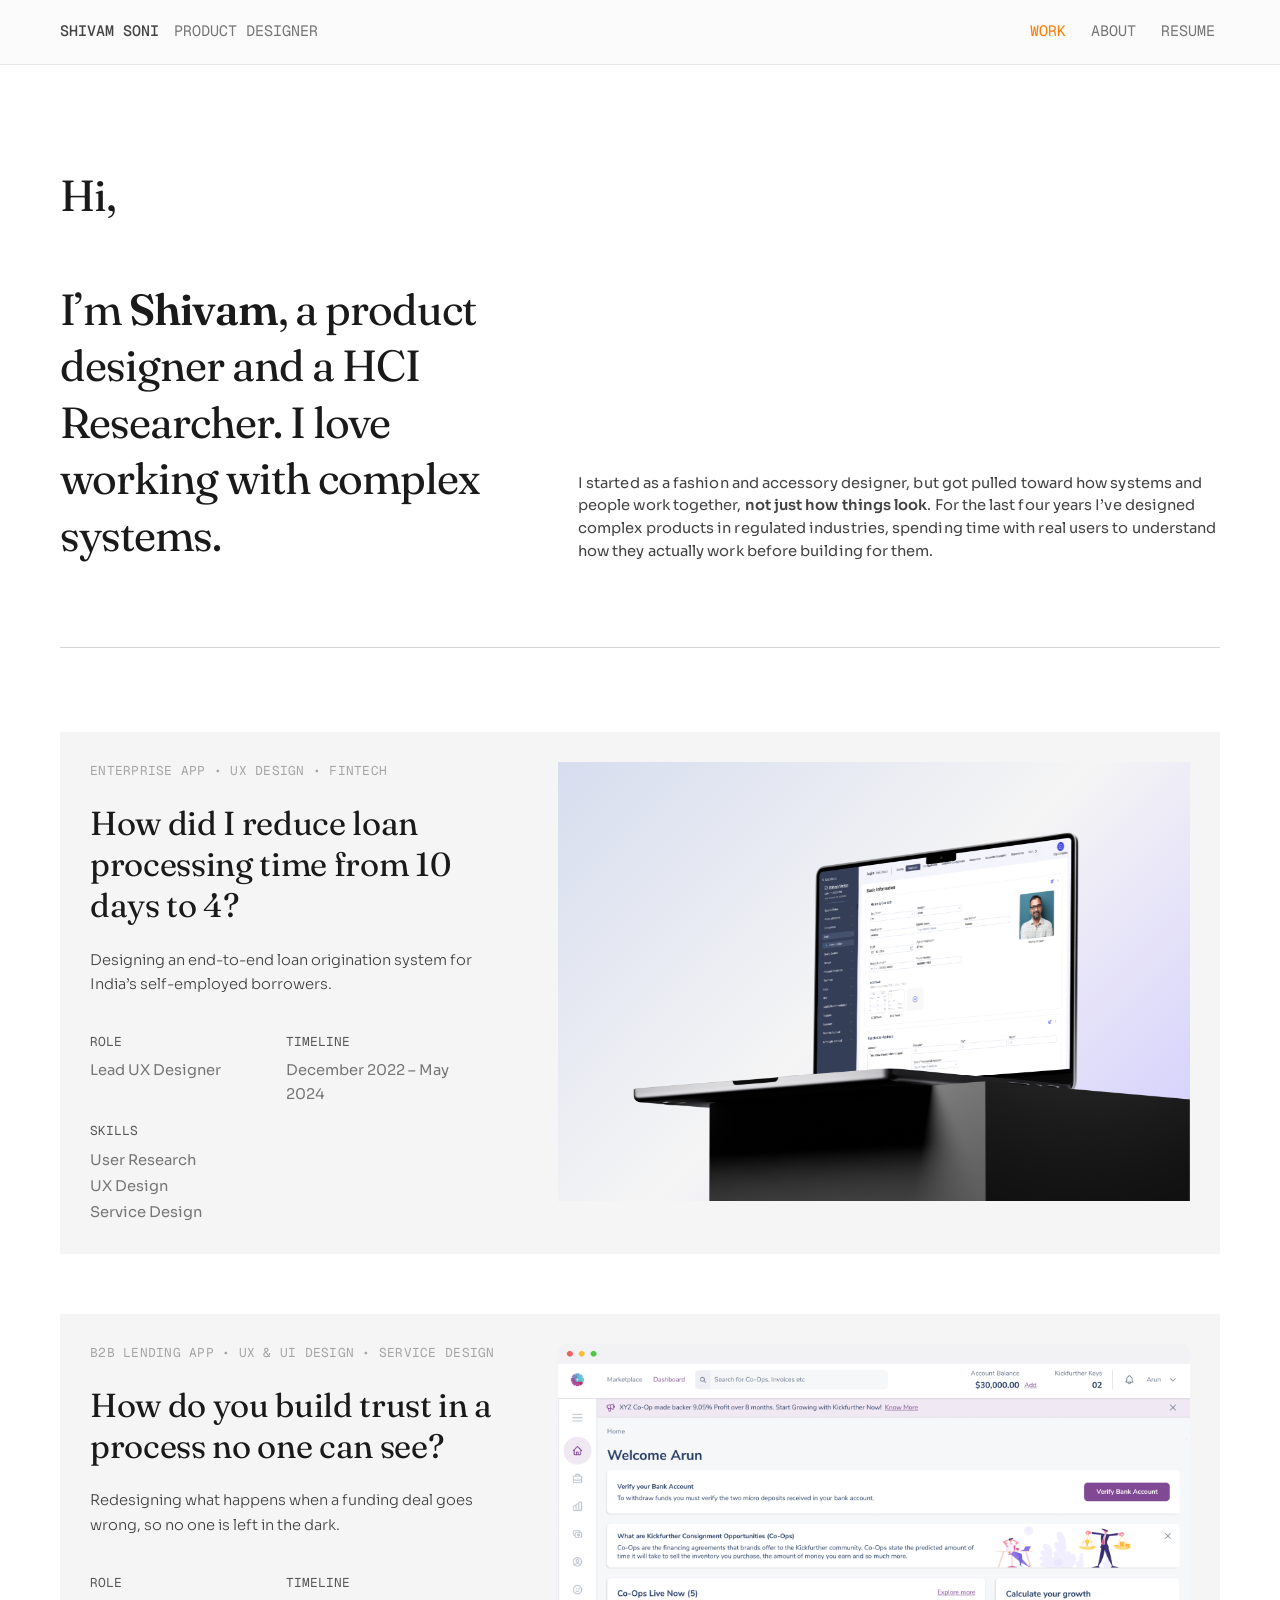
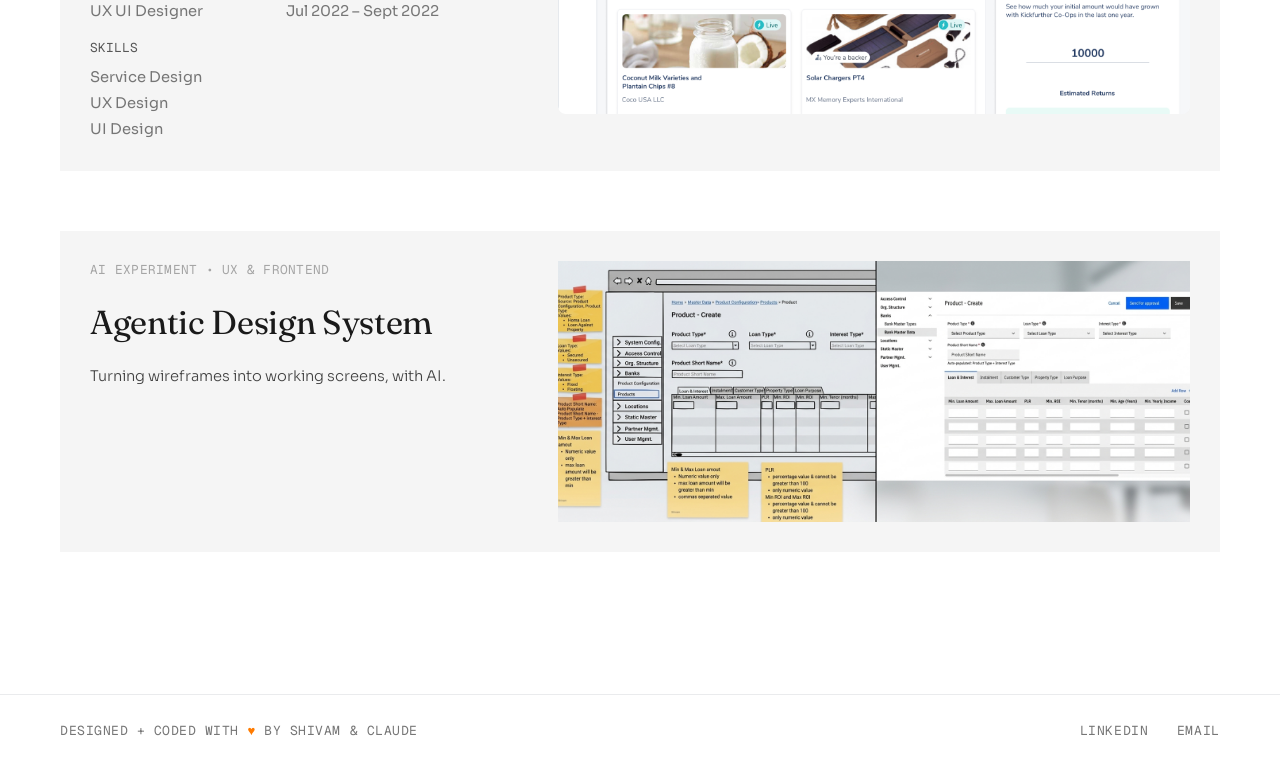
<file: index.html>
<!DOCTYPE html>
<html lang="en">
<head>
  <meta charset="UTF-8" />
  <meta name="viewport" content="width=device-width, initial-scale=1.0" />
  <!-- Microsoft Clarity -->
  <script type="text/javascript">
    (function(c,l,a,r,i,t,y){
        c[a]=c[a]||function(){(c[a].q=c[a].q||[]).push(arguments)};
        t=l.createElement(r);t.async=1;t.src="https://www.clarity.ms/tag/"+i;
        y=l.getElementsByTagName(r)[0];y.parentNode.insertBefore(t,y);
    })(window, document, "clarity", "script", "ylozhf8jq7");
  </script>
  <link rel="icon" href="assets/favicon.svg" type="image/svg+xml" />
  <link rel="icon" href="assets/favicon-32.png" sizes="32x32" type="image/png" />
  <link rel="apple-touch-icon" href="assets/apple-touch-icon.png" />
  <title>Shivam Soni — Product Designer</title>
  <meta name="description" content="Shivam Soni — product designer and HCI researcher who loves working with complex systems. Selected case studies: Sahayya, Kickfurther and Agentic Design System." />

  <!-- Open Graph -->
  <meta property="og:type" content="website" />
  <meta property="og:title" content="Shivam Soni — Product Designer" />
  <meta property="og:description" content="Product designer & HCI researcher who loves working with complex systems. Selected UX case studies." />
  <meta property="og:image" content="assets/img/kickfurther/hero.png" />

  <link rel="preconnect" href="https://fonts.googleapis.com" />
  <link rel="preconnect" href="https://fonts.gstatic.com" crossorigin />
  <link href="https://fonts.googleapis.com/css2?family=Fraunces:opsz,wght@9..144,400;9..144,500;9..144,600&family=Mukta:wght@400;500;600;700&family=Sora:wght@400;600&family=Geist+Mono:wght@400;500&display=swap" rel="stylesheet" />
  <link rel="stylesheet" href="assets/css/styles.css?v=20261017" />
</head>
<body class="hp">

  <!-- ===================== TOP NAV ===================== -->
  <header class="site-nav">
    <div class="site-nav__inner">
      <div class="site-nav__rail" aria-hidden="true"></div>
      <div class="site-nav__col">
      <a class="brand" href="index.html">
        <span class="brand__name">Shivam Soni</span>
        <span class="brand__role">Product Designer</span>
      </a>
      <nav class="site-nav__nav" aria-label="Primary">
        <button class="site-nav__toggle" type="button" aria-expanded="false" aria-controls="nav-menu">
          <span>Work</span>
          <svg class="site-nav__caret" viewBox="0 0 24 24" fill="none" aria-hidden="true"><path d="M6 9l6 6 6-6" stroke="currentColor" stroke-width="2" stroke-linecap="round" stroke-linejoin="round" /></svg>
        </button>
        <div class="site-nav__links" id="nav-menu">
          <a href="index.html" class="is-current" aria-current="page">Work</a>
          <a href="about.html">About</a>
          <a href="https://drive.google.com/file/d/1szhlKCJLZO5032RSUDJxsAey4lzY45WD/view?usp=drive_link" target="_blank" rel="noopener noreferrer">Resume</a>
        </div>
      </nav>
      </div>
    </div>
  </header>

  <!-- ===================== HOME ===================== -->
  <main class="hp-main">
    <div class="hp-stack">

      <!-- ===== Intro ===== -->
      <section class="hp-hero">
        <h1 class="hp-hero__title">Hi,<br /><br />I&rsquo;m <strong>Shivam</strong>, a product designer and a HCI Researcher. I love working with complex systems.</h1>
        <p class="hp-hero__intro">I started as a fashion and accessory designer, but got pulled toward how systems and people work together, <strong>not just how things look</strong>. For the last four years I&rsquo;ve designed complex products in regulated industries, spending time with real users to understand how they actually work before building for them.</p>
      </section>

      <hr class="hp-divider" />

      <!-- ===== Selected work ===== -->
      <h2 class="visually-hidden">Selected work</h2>
      <div class="hp-work">

        <!-- Sahayya -->
        <a class="hp-case" href="sahayya.html" aria-label="Sahayya case study — How did I reduce loan processing time from 10 days to 4?">
          <div class="hp-case__text">
            <div class="hp-case__head">
              <p class="hp-eyebrow">Enterprise app &bull; UX Design &bull; Fintech</p>
              <h3 class="hp-case__title"><span class="hp-case__title-u">How did I reduce loan processing time from 10 days to 4?</span></h3>
              <p class="hp-case__subtitle">Designing an end-to-end loan origination system for India&rsquo;s self-employed borrowers.</p>
            </div>
            <dl class="hp-meta">
              <div class="hp-meta__col"><dt>Role</dt><dd>Lead UX Designer</dd></div>
              <div class="hp-meta__col"><dt>Timeline</dt><dd>December 2022 &ndash; May 2024</dd></div>
              <div class="hp-meta__col"><dt>Skills</dt><dd><span>User Research</span><span>UX Design</span><span>Service Design</span></dd></div>
            </dl>
          </div>
          <figure class="hp-case__media">
            <!-- Animated "Moving gradient" shader behind the transparent laptop mockup -->
            <div class="sa-hero-stage" data-moving-gradient>
              <canvas class="sa-hero-stage__canvas" aria-hidden="true"></canvas>
              <img class="sa-hero-stage__mockup" src="assets/img/sahayya/hero-mockup.png"
                   width="2051" height="1426"
                   alt="Sahayya loan-origination app shown on a laptop" />
            </div>
          </figure>
        </a>

        <!-- Kickfurther -->
        <a class="hp-case" href="kickfurther.html" aria-label="Kickfurther case study — How do you build trust in a process no one can see?">
          <div class="hp-case__text">
            <div class="hp-case__head">
              <p class="hp-eyebrow">B2B Lending app &bull; UX &amp; UI Design &bull; Service Design</p>
              <h3 class="hp-case__title"><span class="hp-case__title-u">How do you build trust in a process no one can see?</span></h3>
              <p class="hp-case__subtitle">Redesigning what happens when a funding deal goes wrong, so no one is left in the dark.</p>
            </div>
            <dl class="hp-meta">
              <div class="hp-meta__col"><dt>Role</dt><dd>UX UI Designer</dd></div>
              <div class="hp-meta__col"><dt>Timeline</dt><dd>Jul 2022 &ndash; Sept 2022</dd></div>
              <div class="hp-meta__col"><dt>Skills</dt><dd><span>Service Design</span><span>UX Design</span><span>UI Design</span></dd></div>
            </dl>
          </div>
          <figure class="hp-case__media asset-slot" data-caption="Kickfurther investor dashboard mockup">
            <img src="assets/img/home/laptop-kickfurther.png" alt="Kickfurther dashboard — Co-Ops and account overview, in a browser mockup" />
          </figure>
        </a>

        <!-- Agentic Design System -->
        <a class="hp-case" href="agentic-ds.html" aria-label="Agentic Design System case study — Turning wireframes into working screens, with AI.">
          <div class="hp-case__text">
            <div class="hp-case__head">
              <p class="hp-eyebrow">AI Experiment &bull; UX &amp; Frontend</p>
              <h3 class="hp-case__title"><span class="hp-case__title-u">Agentic Design System</span></h3>
              <p class="hp-case__subtitle">Turning wireframes into working screens, with AI.</p>
            </div>
          </div>
          <figure class="hp-case__media hp-case__media--screen asset-slot" data-caption="Agentic Design System: a wireframe beside the Carbon screen the agent built">
            <img src="assets/video/agentic-ds/hero-poster.jpg" width="1641" height="656"
                 alt="A wireframe with sticky-note specs beside the Carbon design system screen built from it" />
          </figure>
        </a>

      </div>
    </div>
  </main>

  <!-- ===================== FOOTER ===================== -->
  <footer class="site-footer">
    <div class="site-footer__inner">
      <p class="site-footer__credit">Designed + Coded with <span class="heart">&hearts;</span> by Shivam &amp; Claude</p>
      <nav class="site-footer__links" aria-label="Social">
        <a href="https://www.linkedin.com/in/designbyshivam/" target="_blank" rel="noopener noreferrer">LinkedIn</a>
        <a href="mailto:shivamsoni164@gmail.com" target="_blank" rel="noopener noreferrer">Email</a>
      </nav>
    </div>
  </footer>

  <script src="assets/js/main.js?v=20261017"></script>
  <script type="module" src="assets/js/moving-gradient.js?v=20261017"></script>
</body>
</html>
</file>
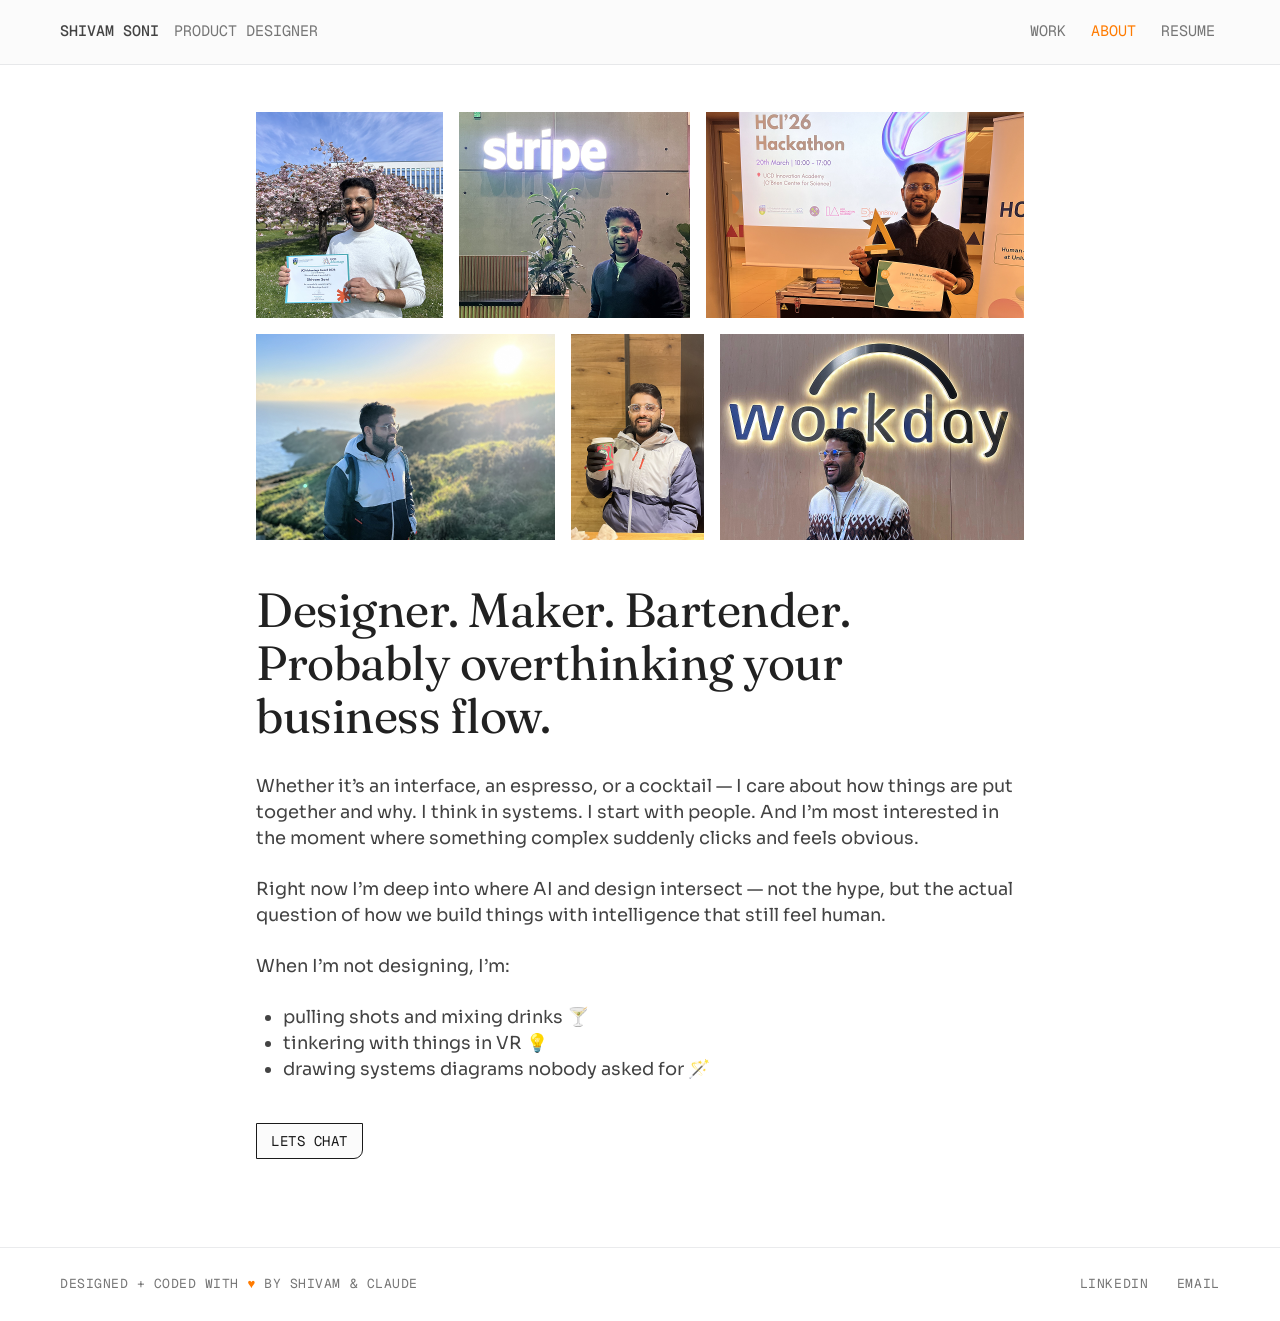
<file: about.html>
<!DOCTYPE html>
<html lang="en">
<head>
  <meta charset="UTF-8" />
  <meta name="viewport" content="width=device-width, initial-scale=1.0" />
  <!-- Microsoft Clarity -->
  <script type="text/javascript">
    (function(c,l,a,r,i,t,y){
        c[a]=c[a]||function(){(c[a].q=c[a].q||[]).push(arguments)};
        t=l.createElement(r);t.async=1;t.src="https://www.clarity.ms/tag/"+i;
        y=l.getElementsByTagName(r)[0];y.parentNode.insertBefore(t,y);
    })(window, document, "clarity", "script", "ylozhf8jq7");
  </script>
  <link rel="icon" href="assets/favicon.svg" type="image/svg+xml" />
  <link rel="icon" href="assets/favicon-32.png" sizes="32x32" type="image/png" />
  <link rel="apple-touch-icon" href="assets/apple-touch-icon.png" />
  <title>About — Shivam Soni</title>
  <meta name="description" content="About Shivam Soni — product designer, maker and bartender who thinks in systems and starts with people, now working where AI and design intersect." />

  <!-- Open Graph -->
  <meta property="og:type" content="website" />
  <meta property="og:title" content="About — Shivam Soni" />
  <meta property="og:description" content="Designer. Maker. Bartender. Probably overthinking your business flow." />
  <meta property="og:image" content="assets/img/kickfurther/hero.png" />

  <link rel="preconnect" href="https://fonts.googleapis.com" />
  <link rel="preconnect" href="https://fonts.gstatic.com" crossorigin />
  <link href="https://fonts.googleapis.com/css2?family=Fraunces:opsz,wght@9..144,400;9..144,500;9..144,600&family=Mukta:wght@400;500;600;700&family=Sora:wght@400;600&family=Geist+Mono:wght@400;500&display=swap" rel="stylesheet" />
  <link rel="stylesheet" href="assets/css/styles.css?v=20261017" />
</head>
<body class="home about">

  <!-- ===================== TOP NAV ===================== -->
  <header class="site-nav">
    <div class="site-nav__inner">
      <div class="site-nav__rail" aria-hidden="true"></div>
      <div class="site-nav__col">
      <a class="brand" href="index.html">
        <span class="brand__name">Shivam Soni</span>
        <span class="brand__role">Product Designer</span>
      </a>
      <nav class="site-nav__nav" aria-label="Primary">
        <button class="site-nav__toggle" type="button" aria-expanded="false" aria-controls="nav-menu">
          <span>About</span>
          <svg class="site-nav__caret" viewBox="0 0 24 24" fill="none" aria-hidden="true"><path d="M6 9l6 6 6-6" stroke="currentColor" stroke-width="2" stroke-linecap="round" stroke-linejoin="round" /></svg>
        </button>
        <div class="site-nav__links" id="nav-menu">
          <a href="index.html">Work</a>
          <a href="about.html" class="is-current" aria-current="page">About</a>
          <a href="https://drive.google.com/file/d/1szhlKCJLZO5032RSUDJxsAey4lzY45WD/view?usp=drive_link" target="_blank" rel="noopener noreferrer">Resume</a>
        </div>
      </nav>
      </div>
    </div>
  </header>

  <!-- ===================== ABOUT ===================== -->
  <div class="home-layout">
    <main class="home-content">
      <div class="about-stack">

        <!-- ===== Photo bento ===== -->
        <section class="about-bento" aria-label="Moments">
          <div class="about-bento__row about-bento__row--1">
            <figure class="about-bento__cell asset-slot" data-caption="Cherry blossoms &amp; a certificate">
              <img src="assets/img/about/photo-1.png" alt="Shivam holding a certificate under cherry blossoms" />
            </figure>
            <figure class="about-bento__cell asset-slot" data-caption="At the Stripe office">
              <img src="assets/img/about/photo-2.png" alt="Shivam in front of a Stripe sign" />
            </figure>
            <figure class="about-bento__cell asset-slot" data-caption="HCI&rsquo;26 Hackathon award">
              <img src="assets/img/about/photo-3.png" alt="Shivam holding an award at the HCI 2026 Hackathon" />
            </figure>
          </div>
          <div class="about-bento__row about-bento__row--2">
            <figure class="about-bento__cell asset-slot" data-caption="Sunset over the hills">
              <img src="assets/img/about/photo-4.png" alt="Shivam on a hillside at sunset" />
            </figure>
            <figure class="about-bento__cell asset-slot" data-caption="Coffee in hand">
              <img src="assets/img/about/photo-5.png" alt="Shivam holding a drink" />
            </figure>
            <figure class="about-bento__cell asset-slot" data-caption="At the Workday office">
              <img src="assets/img/about/photo-6.png" alt="Shivam in front of a Workday sign" />
            </figure>
          </div>
        </section>

        <!-- ===== Text ===== -->
        <div class="about-text">
          <h1 class="about-heading">Designer. Maker. Bartender. Probably overthinking your business flow.</h1>

          <div class="about-body">
            <p>Whether it&rsquo;s an interface, an espresso, or a cocktail &mdash; I care about how things are put together and why. I think in systems. I start with people. And I&rsquo;m most interested in the moment where something complex suddenly clicks and feels obvious.</p>
            <p>Right now I&rsquo;m deep into where AI and design intersect &mdash; not the hype, but the actual question of how we build things with intelligence that still feel human.</p>
            <p>When I&rsquo;m not designing, I&rsquo;m:</p>
            <ul>
              <li>pulling shots and mixing drinks &#127864;</li>
              <li>tinkering with things in VR &#128161;</li>
              <li>drawing systems diagrams nobody asked for &#129668;</li>
            </ul>
          </div>
        </div>

      </div>

      <div class="about-cta-wrap">
        <a class="about-cta" href="https://mail.google.com/mail/?view=cm&amp;fs=1&amp;to=shivamsoni164@gmail.com" target="_blank" rel="noopener noreferrer">Lets Chat</a>
      </div>
    </main>
  </div>

  <!-- ===================== FOOTER ===================== -->
  <footer class="site-footer">
    <div class="site-footer__inner">
      <p class="site-footer__credit">Designed + Coded with <span class="heart">&hearts;</span> by Shivam &amp; Claude</p>
      <nav class="site-footer__links" aria-label="Social">
        <a href="https://www.linkedin.com/in/designbyshivam/" target="_blank" rel="noopener noreferrer">LinkedIn</a>
        <a href="mailto:shivamsoni164@gmail.com" target="_blank" rel="noopener noreferrer">Email</a>
      </nav>
    </div>
  </footer>

  <script src="assets/js/main.js?v=20261017"></script>
</body>
</html>
</file>
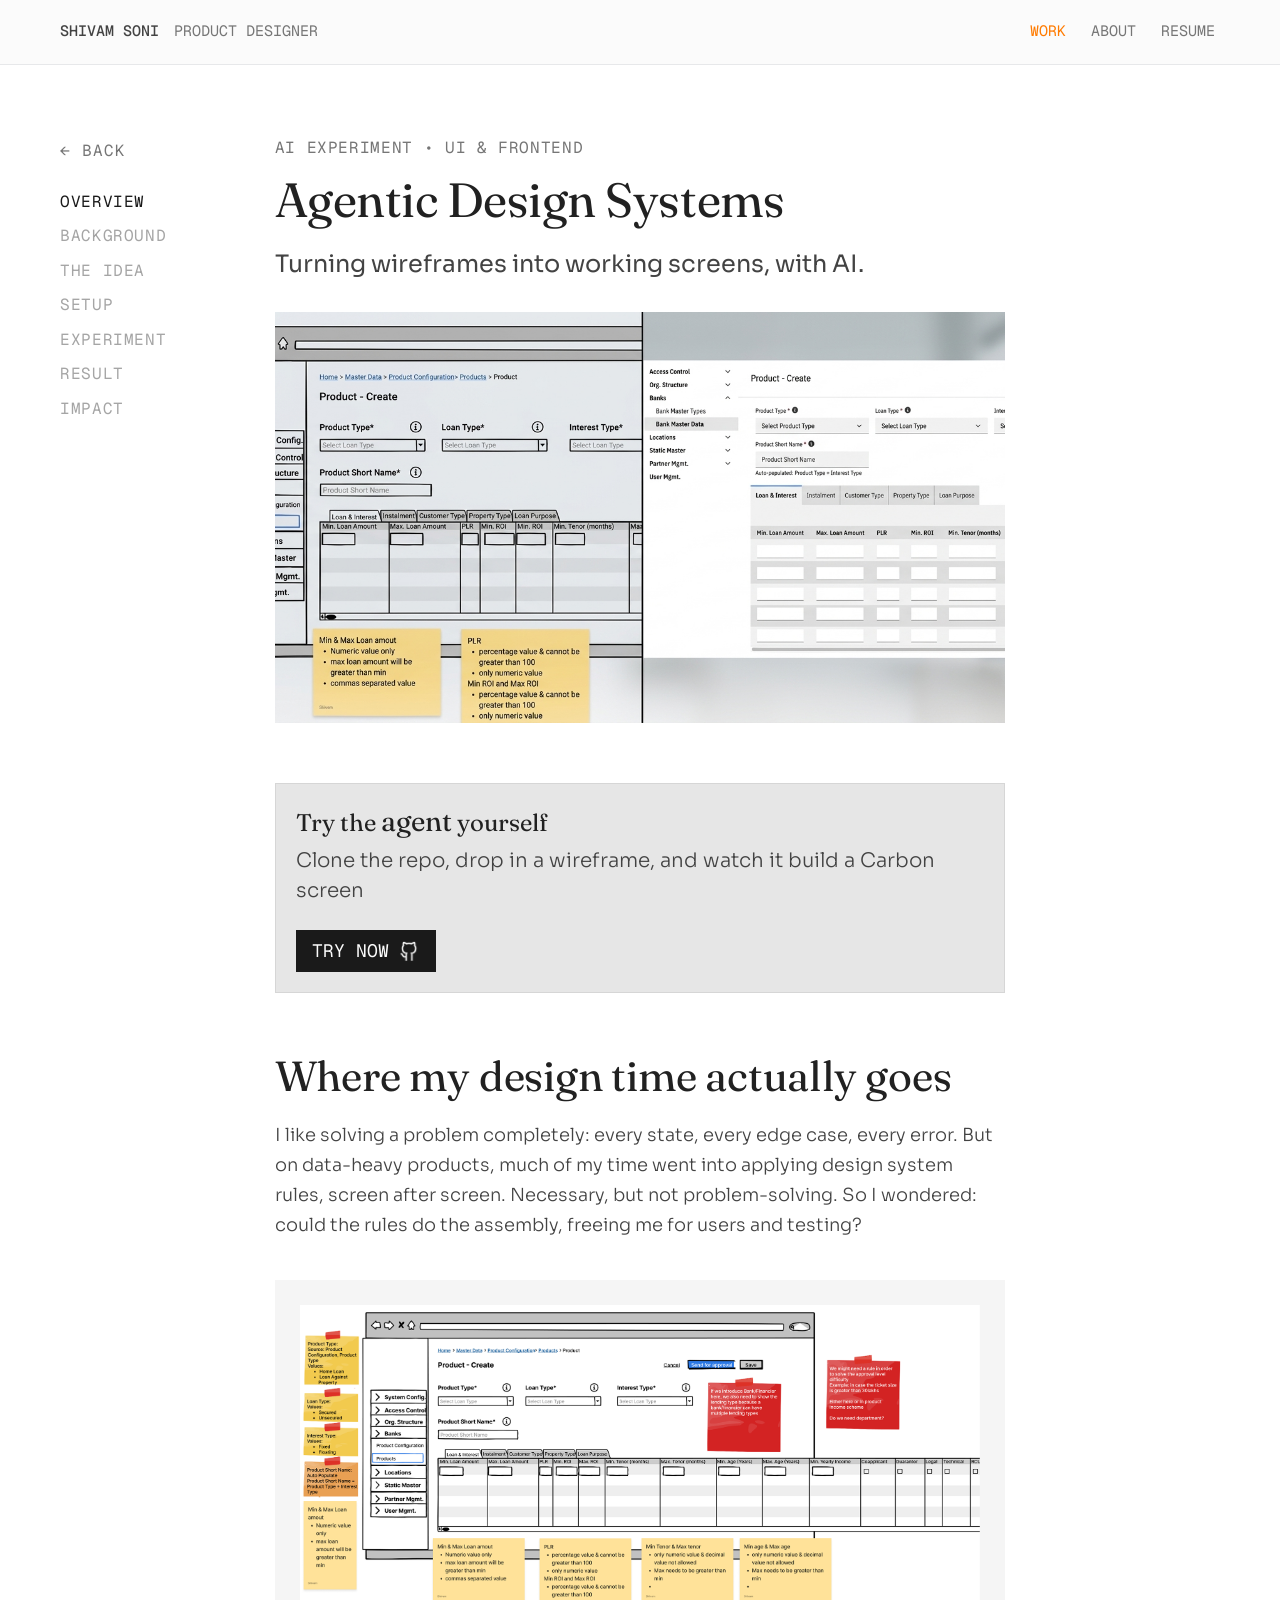
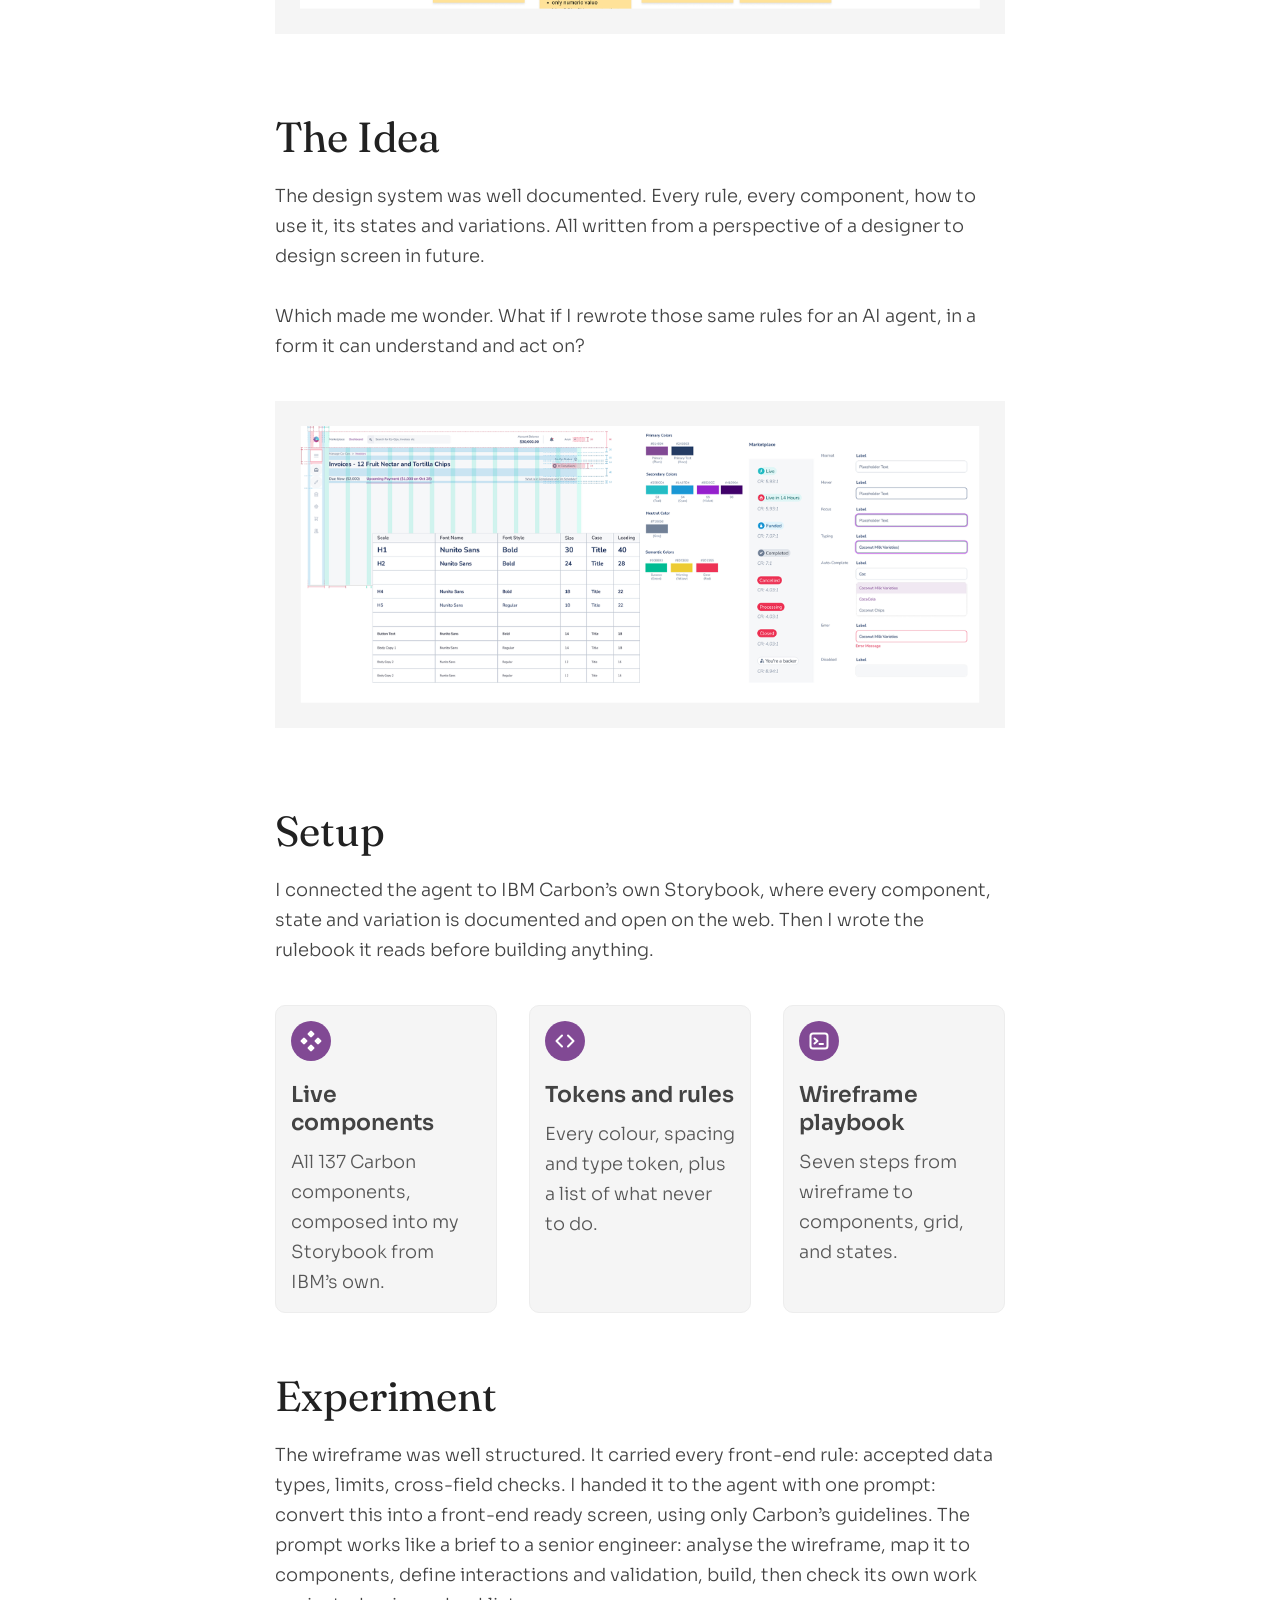
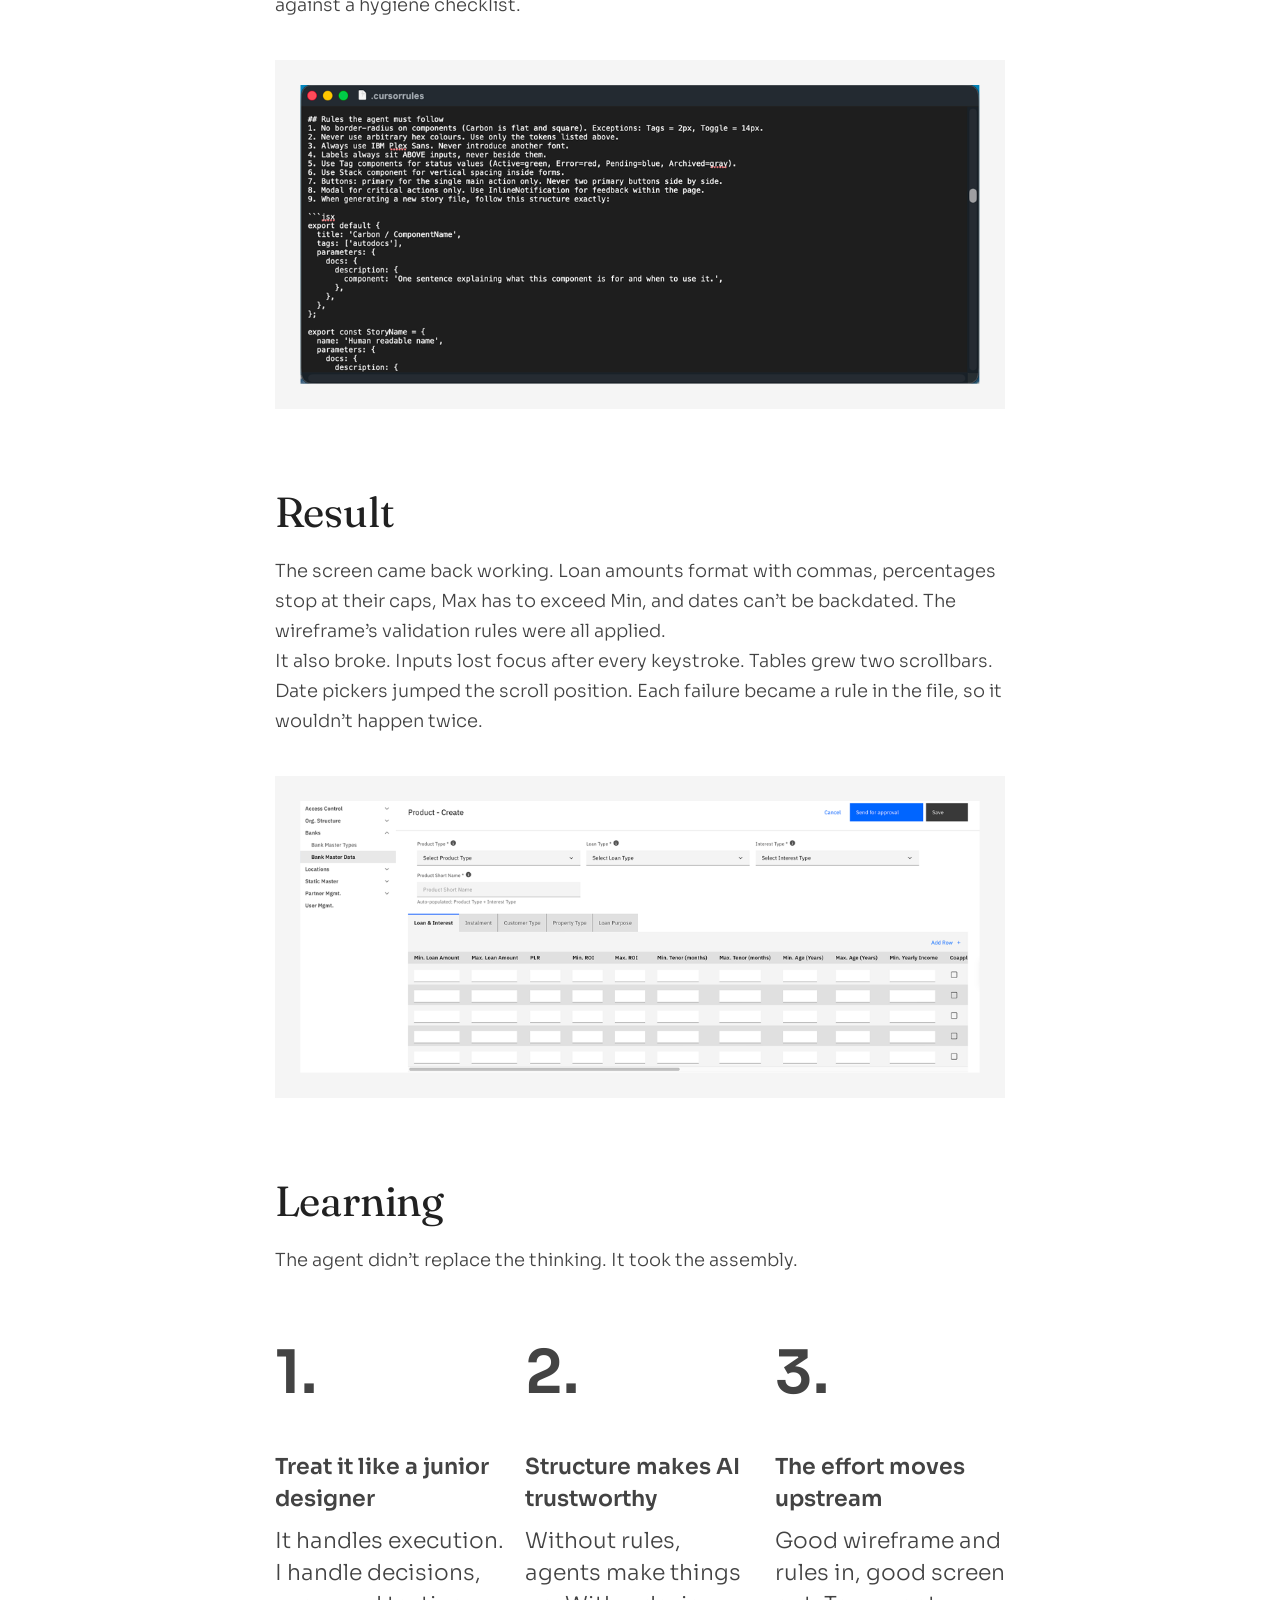
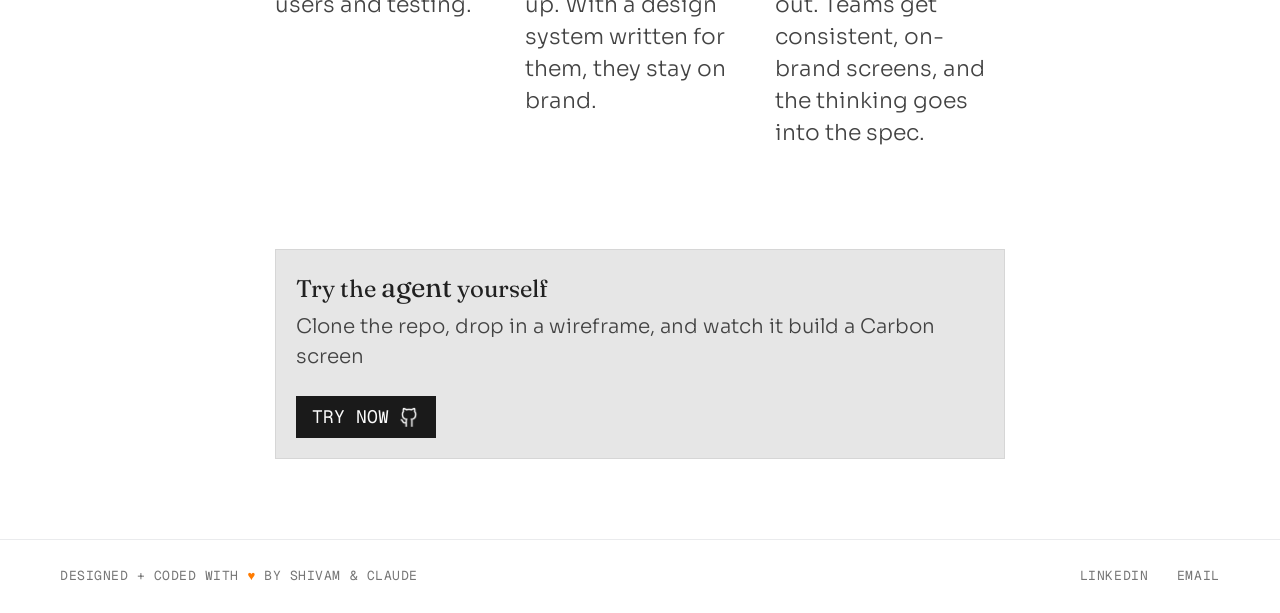
<file: agentic-ds.html>
<!DOCTYPE html>
<html lang="en">
<head>
  <meta charset="UTF-8" />
  <meta name="viewport" content="width=device-width, initial-scale=1.0" />
  <!-- Microsoft Clarity -->
  <script type="text/javascript">
    (function(c,l,a,r,i,t,y){
        c[a]=c[a]||function(){(c[a].q=c[a].q||[]).push(arguments)};
        t=l.createElement(r);t.async=1;t.src="https://www.clarity.ms/tag/"+i;
        y=l.getElementsByTagName(r)[0];y.parentNode.insertBefore(t,y);
    })(window, document, "clarity", "script", "ylozhf8jq7");
  </script>
  <link rel="icon" href="assets/favicon.svg" type="image/svg+xml" />
  <link rel="icon" href="assets/favicon-32.png" sizes="32x32" type="image/png" />
  <link rel="apple-touch-icon" href="assets/apple-touch-icon.png" />
  <title>Agentic Design Systems — Shivam Soni</title>
  <meta name="description" content="AI experiment: rewriting a design system's rules for an AI agent so it turns wireframes into working, on-brand front-end screens." />

  <!-- Open Graph -->
  <meta property="og:type" content="website" />
  <meta property="og:title" content="Agentic Design Systems — Turning wireframes into working screens, with AI" />
  <meta property="og:description" content="An AI experiment by Shivam Soni: a design system written for an agent, so it builds front-end screens from wireframes." />

  <link rel="preconnect" href="https://fonts.googleapis.com" />
  <link rel="preconnect" href="https://fonts.gstatic.com" crossorigin />
  <link href="https://fonts.googleapis.com/css2?family=Fraunces:opsz,wght@9..144,400;9..144,500;9..144,600&family=Mukta:wght@400;500;600;700&family=Sora:wght@300;400;600;700&family=Geist+Mono:wght@400;500&display=swap" rel="stylesheet" />
  <link rel="stylesheet" href="assets/css/styles.css?v=20261017" />
</head>
<!-- kf cs sa = shared case-study kit + grey-panel screenshots; ag = this page's Figma-specific styles -->
<body class="kf cs sa ag">

  <!-- ===================== TOP NAV ===================== -->
  <header class="site-nav">
    <div class="site-nav__inner">
      <div class="site-nav__rail" aria-hidden="true"></div>
      <div class="site-nav__col">
      <a class="brand" href="index.html">
        <span class="brand__name">Shivam Soni</span>
        <span class="brand__role">Product Designer</span>
      </a>
      <nav class="site-nav__nav" aria-label="Primary">
        <button class="site-nav__toggle" type="button" aria-expanded="false" aria-controls="nav-menu">
          <span>Work</span>
          <svg class="site-nav__caret" viewBox="0 0 24 24" fill="none" aria-hidden="true"><path d="M6 9l6 6 6-6" stroke="currentColor" stroke-width="2" stroke-linecap="round" stroke-linejoin="round" /></svg>
        </button>
        <div class="site-nav__links" id="nav-menu">
          <a href="index.html" class="is-current">Work</a>
          <a href="about.html">About</a>
          <a href="https://drive.google.com/file/d/1szhlKCJLZO5032RSUDJxsAey4lzY45WD/view?usp=drive_link" target="_blank" rel="noopener noreferrer">Resume</a>
        </div>
      </nav>
      </div>
    </div>
  </header>

  <!-- ===================== MAIN LAYOUT ===================== -->
  <div class="layout">

    <!-- ---- Sticky sidebar ---- -->
    <aside class="sidebar">
      <a class="sidebar__back" href="index.html">&larr; Back</a>
      <nav class="section-nav" aria-label="Sections">
        <a href="#overview" class="section-nav__link">Overview</a>
        <a href="#background" class="section-nav__link">Background</a>
        <a href="#the-idea" class="section-nav__link">The idea</a>
        <a href="#setup" class="section-nav__link">Setup</a>
        <a href="#experiment" class="section-nav__link">Experiment</a>
        <a href="#result" class="section-nav__link">Result</a>
        <a href="#learning" class="section-nav__link">Impact</a>
      </nav>
    </aside>

    <!-- ---- Content column ---- -->
    <main class="content">

      <!-- ===== HERO / OVERVIEW ===== -->
      <section id="overview" class="section hero">
        <p class="eyebrow">AI Experiment &bull; UI &amp; Frontend</p>
        <h1 class="hero__title">Agentic Design Systems</h1>
        <p class="hero__subtitle">Turning wireframes into working screens, with AI.</p>

        <!-- Hero video: starts muted (browsers only autoplay muted video) and plays once.
             The custom bar below gives play/pause, a timeline and mute/unmute; main.js
             removes the native `controls` fallback and wires everything up. -->
        <figure class="asset-slot hero__image" data-caption="Agentic Design Systems — hero video">
          <video class="hero__video" autoplay muted playsinline controls preload="metadata"
                 poster="assets/video/agentic-ds/hero-poster.jpg"
                 aria-label="Agentic Design Systems hero video">
            <source src="assets/video/agentic-ds/hero.mp4" type="video/mp4" />
          </video>
          <!-- Same image as the poster: shown in place of the video if it can't load -->
          <img class="hero__fallback" src="assets/video/agentic-ds/hero-poster.jpg" alt="Agentic Design Systems: a wireframe on the left becomes a Carbon design system screen on the right" hidden />
          <div class="vc" role="group" aria-label="Video controls" data-state="paused" data-muted="true" hidden>
            <button class="vc__btn vc__play" type="button" aria-label="Play">
              <!-- The recording has no audio, so the mute button is hidden (remove `hidden` if a soundtrack is added).
               icons drawn in the css.gg style (24px grid): play, pause, replay -->
              <svg class="vc__icon vc__icon--play" viewBox="0 0 24 24" aria-hidden="true"><path d="M8 5.2v13.6L19 12 8 5.2Z" fill="currentColor"/></svg>
              <svg class="vc__icon vc__icon--pause" viewBox="0 0 24 24" aria-hidden="true"><path d="M6 5h4v14H6V5Zm8 0h4v14h-4V5Z" fill="currentColor"/></svg>
              <svg class="vc__icon vc__icon--replay" viewBox="0 0 24 24" fill="none" aria-hidden="true"><path d="M4 12a8 8 0 1 0 2.5-5.8" stroke="currentColor" stroke-width="2" stroke-linecap="square"/><path d="M4 4v5h5" stroke="currentColor" stroke-width="2" stroke-linecap="square"/></svg>
            </button>
            <input class="vc__seek" type="range" min="0" max="1000" step="1" value="0" aria-label="Seek" />
            <span class="vc__time" aria-hidden="true">0:00 / 0:00</span>
            <button class="vc__btn vc__mute" type="button" aria-label="Unmute" hidden>
              <svg class="vc__icon vc__icon--mute" viewBox="0 0 24 24" fill="none" aria-hidden="true"><path d="M4 9v6h4l5 4V5L8 9H4Z" fill="currentColor"/><path d="m16.5 9.5 5 5m0-5-5 5" stroke="currentColor" stroke-width="2" stroke-linecap="square"/></svg>
              <svg class="vc__icon vc__icon--volume" viewBox="0 0 24 24" fill="none" aria-hidden="true"><path d="M4 9v6h4l5 4V5L8 9H4Z" fill="currentColor"/><path d="M16.5 8.8a4.6 4.6 0 0 1 0 6.4M19 6.2a8.2 8.2 0 0 1 0 11.6" stroke="currentColor" stroke-width="2" stroke-linecap="square"/></svg>
            </button>
          </div>
        </figure>
      </section>

      <!-- ===== BANNER: try the agent ===== -->
      <aside class="ag-banner" aria-label="Try the agent yourself">
        <div class="ag-banner__text">
          <h2 class="ag-banner__title">Try the <span class="ag-banner__em">agent</span> yourself</h2>
          <p class="ag-banner__desc">Clone the repo, drop in a wireframe, and watch it build a Carbon screen</p>
        </div>
        <a class="ag-banner__btn" href="https://github.com/shivamsoni164/Agentic-Carbon-Design-System" target="_blank" rel="noopener noreferrer">
          <span>Try now</span>
          <img class="ag-banner__icon" src="assets/img/agentic-ds/github.png" width="21" height="21" alt="" />
          <span class="visually-hidden">(opens the GitHub repository in a new tab)</span>
        </a>
      </aside>

      <!-- ===== BACKGROUND ===== -->
      <section id="background" class="section">
        <h2 class="section__title">Where my design time actually goes</h2>
        <p class="body">I like solving a problem completely: every state, every edge case, every error. But on data-heavy products, much of my time went into applying design system rules, screen after screen. Necessary, but not problem-solving. So I wondered: could the rules do the assembly, freeing me for users and testing?</p>

        <figure class="asset-slot sa-shot" data-caption="The original wireframe, annotated with sticky notes">
          <img src="assets/img/agentic-ds/wireframe.png" alt="A wireframe of a product screen covered in sticky notes that capture design-system rules" />
        </figure>
      </section>

      <!-- ===== THE IDEA ===== -->
      <section id="the-idea" class="section">
        <h2 class="section__title">The Idea</h2>
        <p class="body">The design system was well documented. Every rule, every component, how to use it, its states and variations. All written from a perspective of a designer to design screen in future.<br /><br />Which made me wonder. What if I rewrote those same rules for an AI agent, in a form it can understand and act on?</p>

        <figure class="asset-slot sa-shot" data-caption="The design system documentation">
          <img src="assets/img/agentic-ds/design-system-docs.png" alt="The design system documentation: grid and type scale, colour palette, status chips and form-input states" />
        </figure>
      </section>

      <!-- ===== SETUP ===== -->
      <section id="setup" class="section">
        <h2 class="section__title">Setup</h2>
        <p class="body">I connected the agent to IBM Carbon&rsquo;s own Storybook, where every component, state and variation is documented and open on the web. Then I wrote the rulebook it reads before building anything.</p>

        <ul class="ag-cards">
          <li class="ag-card">
            <svg class="ag-card__icon" viewBox="0 0 40 40" fill="none" aria-hidden="true">
              <circle cx="20" cy="20" r="20" fill="#814994" />
              <g fill="#fff">
                <rect x="17.2" y="10.2" width="5.6" height="5.6" rx="1.2" transform="rotate(45 20 13)" />
                <rect x="24.2" y="17.2" width="5.6" height="5.6" rx="1.2" transform="rotate(45 27 20)" />
                <rect x="17.2" y="24.2" width="5.6" height="5.6" rx="1.2" transform="rotate(45 20 27)" />
                <rect x="10.2" y="17.2" width="5.6" height="5.6" rx="1.2" transform="rotate(45 13 20)" />
              </g>
            </svg>
            <div class="ag-card__text">
              <h3 class="ag-card__title">Live components</h3>
              <p class="ag-card__desc">All 137 Carbon components, composed into my Storybook from IBM&rsquo;s own.</p>
            </div>
          </li>
          <li class="ag-card">
            <svg class="ag-card__icon" viewBox="0 0 40 40" fill="none" aria-hidden="true">
              <circle cx="20" cy="20" r="20" fill="#814994" />
              <path d="M17 14.5 11.5 20 17 25.5M23 14.5 28.5 20 23 25.5" stroke="#fff" stroke-width="2" stroke-linecap="round" stroke-linejoin="round" />
            </svg>
            <div class="ag-card__text">
              <h3 class="ag-card__title">Tokens and rules</h3>
              <p class="ag-card__desc">Every colour, spacing and type token, plus a list of what never to do.</p>
            </div>
          </li>
          <li class="ag-card">
            <svg class="ag-card__icon" viewBox="0 0 40 40" fill="none" aria-hidden="true">
              <circle cx="20" cy="20" r="20" fill="#814994" />
              <rect x="11.5" y="12.5" width="17" height="15" rx="2.5" stroke="#fff" stroke-width="2" />
              <path d="m15.5 17.5 3 2.5-3 2.5M20.5 23h3.5" stroke="#fff" stroke-width="2" stroke-linecap="round" stroke-linejoin="round" />
            </svg>
            <div class="ag-card__text">
              <h3 class="ag-card__title">Wireframe playbook</h3>
              <p class="ag-card__desc">Seven steps from wireframe to components, grid, and states.</p>
            </div>
          </li>
        </ul>
      </section>

      <!-- ===== EXPERIMENT ===== -->
      <section id="experiment" class="section">
        <h2 class="section__title">Experiment</h2>
        <p class="body">The wireframe was well structured. It carried every front-end rule: accepted data types, limits, cross-field checks. I handed it to the agent with one prompt: convert this into a front-end ready screen, using only Carbon&rsquo;s guidelines. The prompt works like a brief to a senior engineer: analyse the wireframe, map it to components, define interactions and validation, build, then check its own work against a hygiene checklist.</p>

        <figure class="asset-slot sa-shot" data-caption="The rulebook file the agent reads">
          <img src="assets/img/agentic-ds/rules-file.png" alt="The rulebook file the agent reads before building: a code editor showing the front-end rules" />
        </figure>
      </section>

      <!-- ===== RESULT ===== -->
      <section id="result" class="section">
        <h2 class="section__title">Result</h2>
        <p class="body">The screen came back working. Loan amounts format with commas, percentages stop at their caps, Max has to exceed Min, and dates can&rsquo;t be backdated. The wireframe&rsquo;s validation rules were all applied.<br />It also broke. Inputs lost focus after every keystroke. Tables grew two scrollbars. Date pickers jumped the scroll position. Each failure became a rule in the file, so it wouldn&rsquo;t happen twice.</p>

        <figure class="asset-slot sa-shot" data-caption="The screen the agent built">
          <img src="assets/img/agentic-ds/result-screen.png" alt="The screen the agent built: a Product - Create form with tabs and an editable table" />
        </figure>
      </section>

      <!-- ===== LEARNING ===== -->
      <section id="learning" class="section">
        <h2 class="section__title">Learning</h2>
        <p class="body">The agent didn&rsquo;t replace the thinking. It took the assembly.</p>

        <div class="ag-lessons">
          <div class="ag-lesson">
            <span class="ag-lesson__num">1.</span>
            <div class="ag-lesson__text">
              <h3 class="ag-lesson__title">Treat it like a junior designer</h3>
              <p class="ag-lesson__desc">It handles execution. I handle decisions, users and testing.</p>
            </div>
          </div>
          <div class="ag-lesson">
            <span class="ag-lesson__num">2.</span>
            <div class="ag-lesson__text">
              <h3 class="ag-lesson__title">Structure makes AI trustworthy</h3>
              <p class="ag-lesson__desc">Without rules, agents make things up. With a design system written for them, they stay on brand.</p>
            </div>
          </div>
          <div class="ag-lesson">
            <span class="ag-lesson__num">3.</span>
            <div class="ag-lesson__text">
              <h3 class="ag-lesson__title">The effort moves upstream</h3>
              <p class="ag-lesson__desc">Good wireframe and rules in, good screen out. Teams get consistent, on-brand screens, and the thinking goes into the spec.</p>
            </div>
          </div>
        </div>
      </section>

      <!-- ===== BANNER: try the agent ===== -->
      <aside class="ag-banner" aria-label="Try the agent yourself">
        <div class="ag-banner__text">
          <h2 class="ag-banner__title">Try the <span class="ag-banner__em">agent</span> yourself</h2>
          <p class="ag-banner__desc">Clone the repo, drop in a wireframe, and watch it build a Carbon screen</p>
        </div>
        <a class="ag-banner__btn" href="https://github.com/shivamsoni164/Agentic-Carbon-Design-System" target="_blank" rel="noopener noreferrer">
          <span>Try now</span>
          <img class="ag-banner__icon" src="assets/img/agentic-ds/github.png" width="21" height="21" alt="" />
          <span class="visually-hidden">(opens the GitHub repository in a new tab)</span>
        </a>
      </aside>

    </main>
  </div>

  <!-- ===================== FOOTER ===================== -->
  <footer class="site-footer">
    <div class="site-footer__inner">
      <p class="site-footer__credit">Designed + Coded with <span class="heart">&hearts;</span> by Shivam &amp; Claude</p>
      <nav class="site-footer__links" aria-label="Social">
        <a href="https://www.linkedin.com/in/designbyshivam/" target="_blank" rel="noopener noreferrer">LinkedIn</a>
        <a href="mailto:shivamsoni164@gmail.com" target="_blank" rel="noopener noreferrer">Email</a>
      </nav>
    </div>
  </footer>

  <script src="assets/js/main.js?v=20261017"></script>
</body>
</html>
</file>
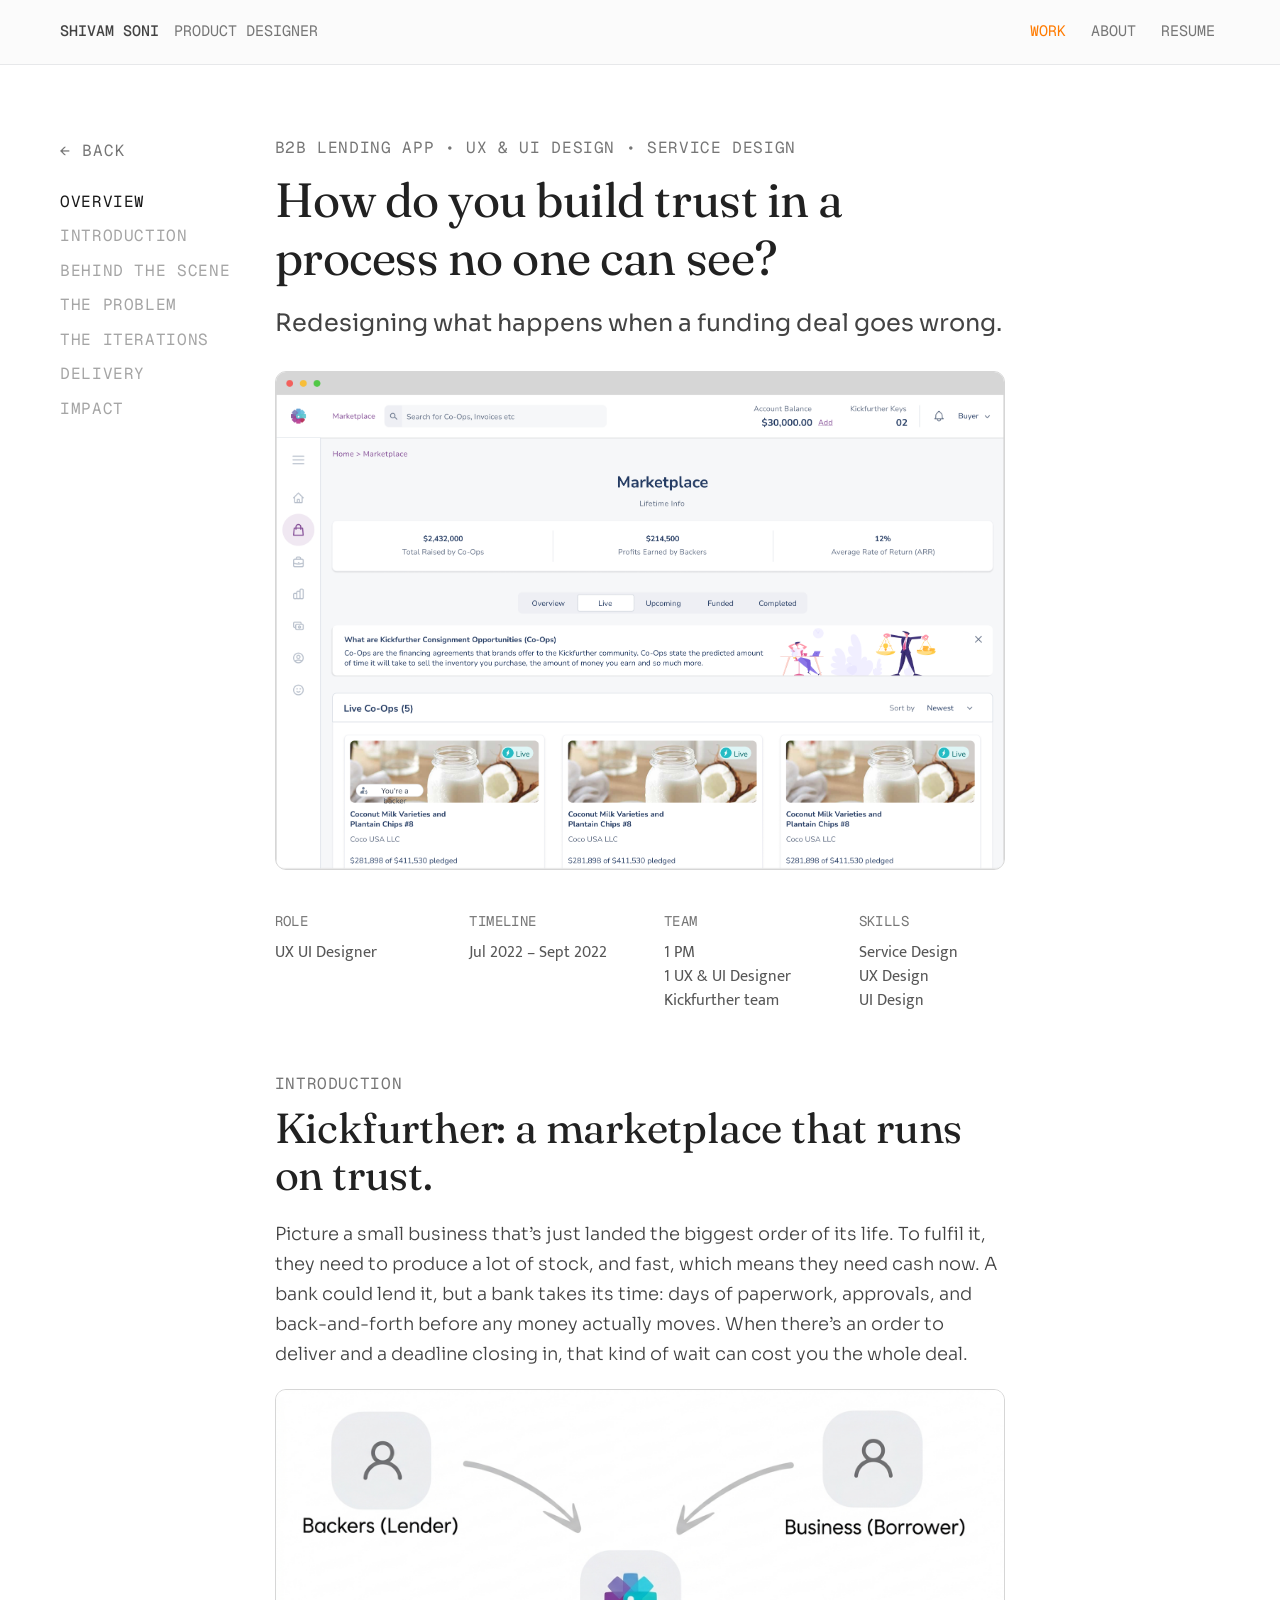
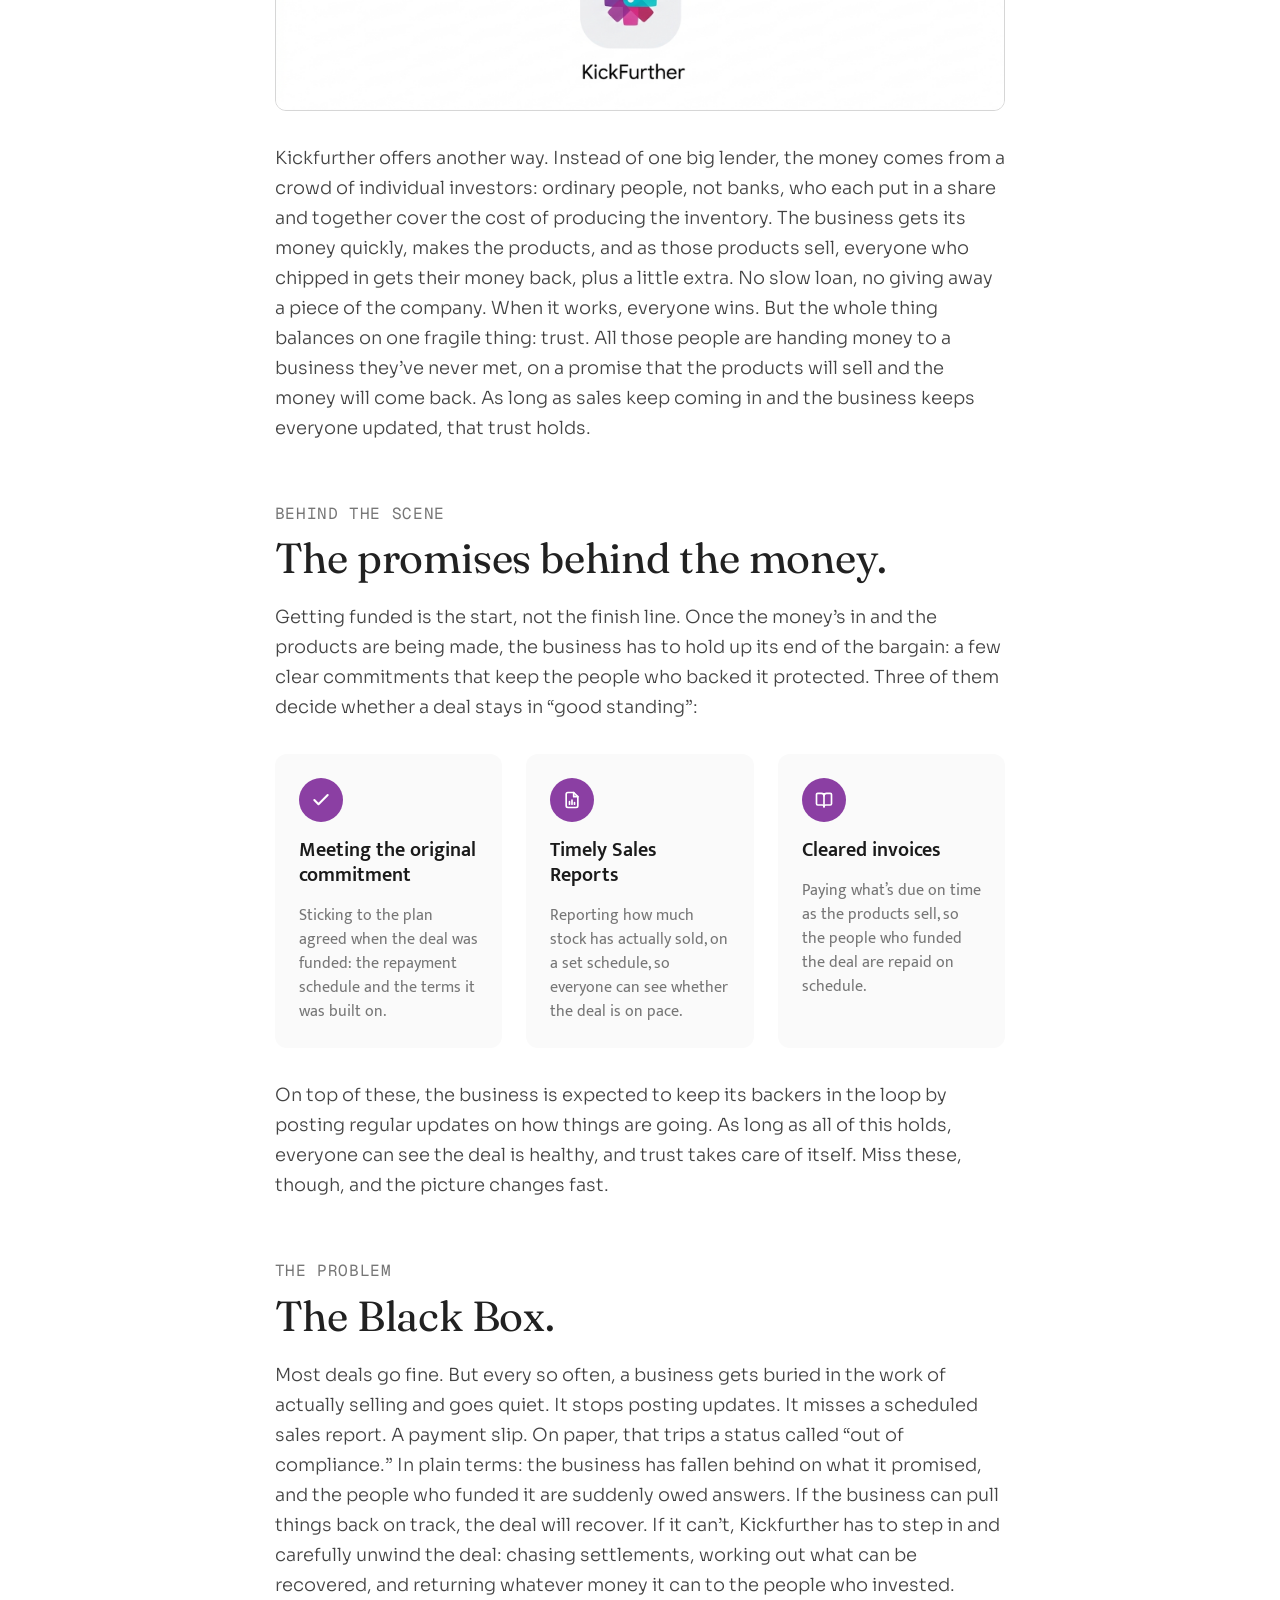
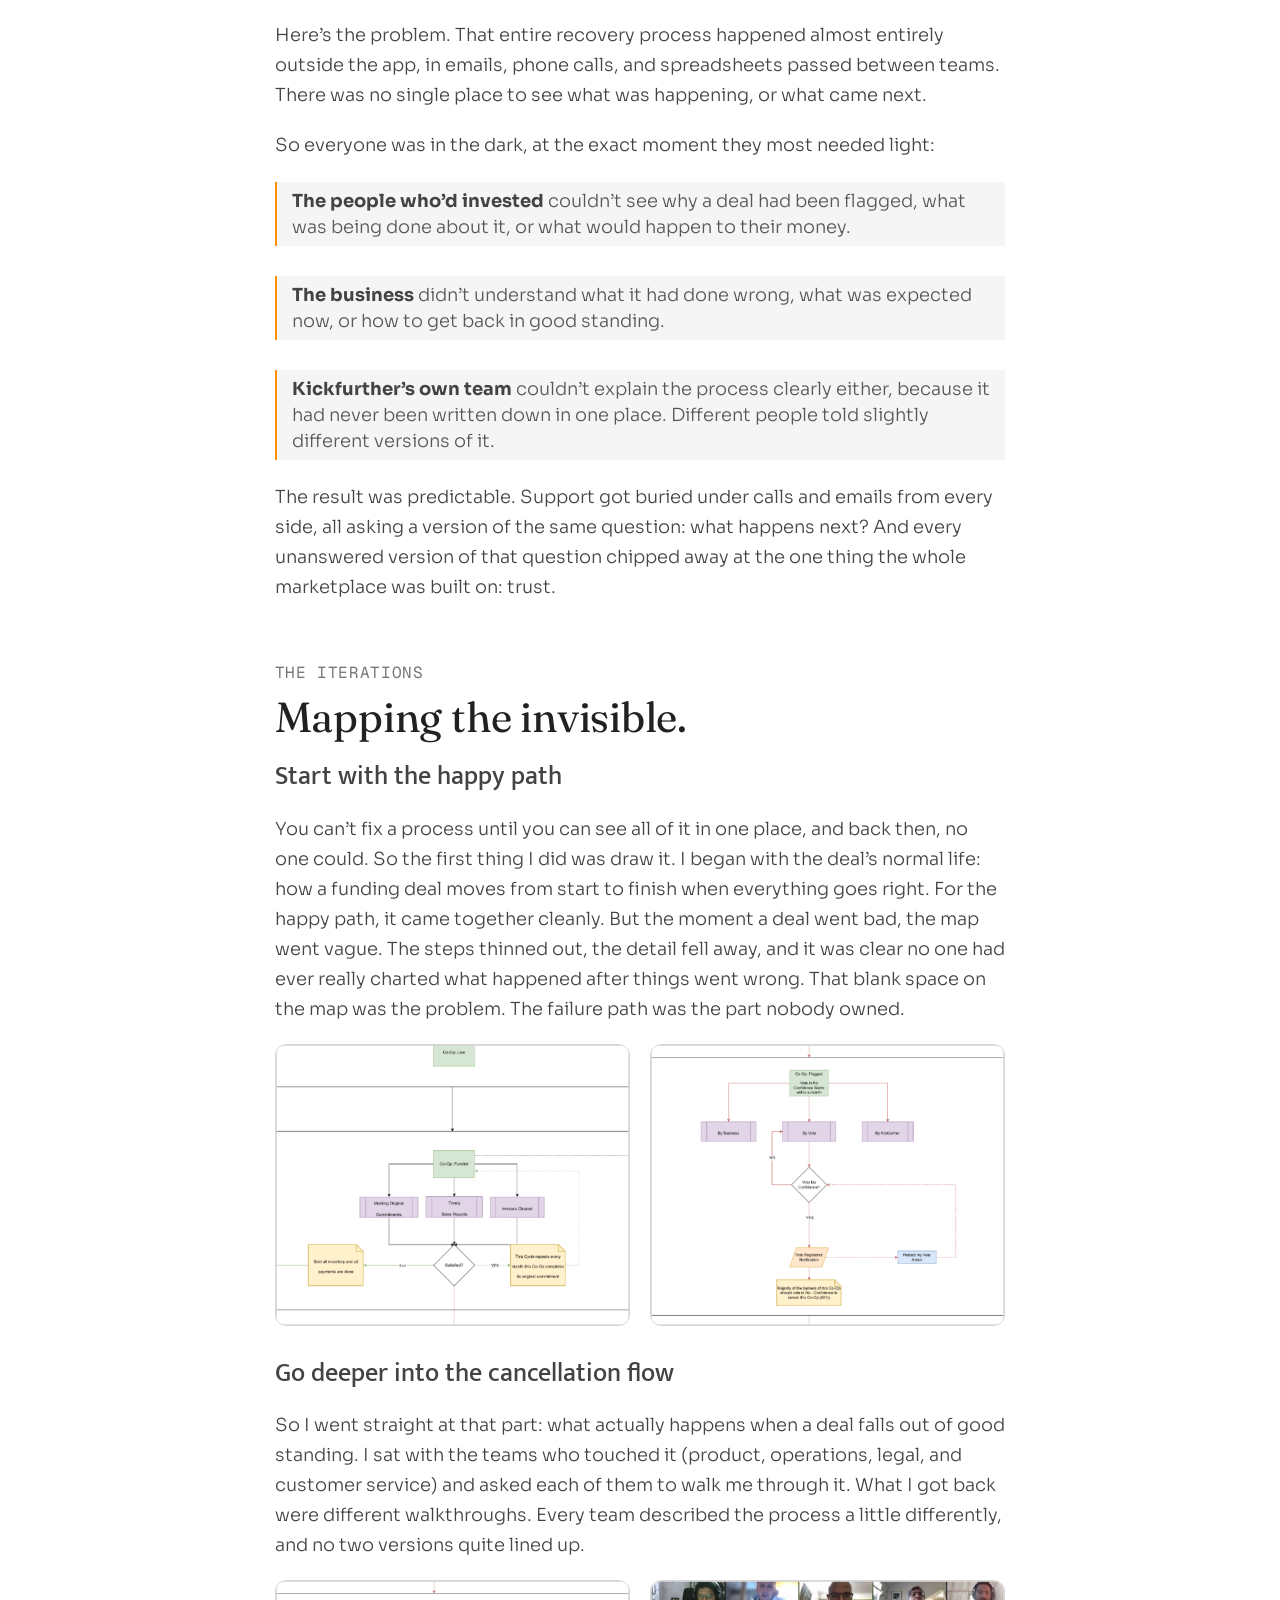
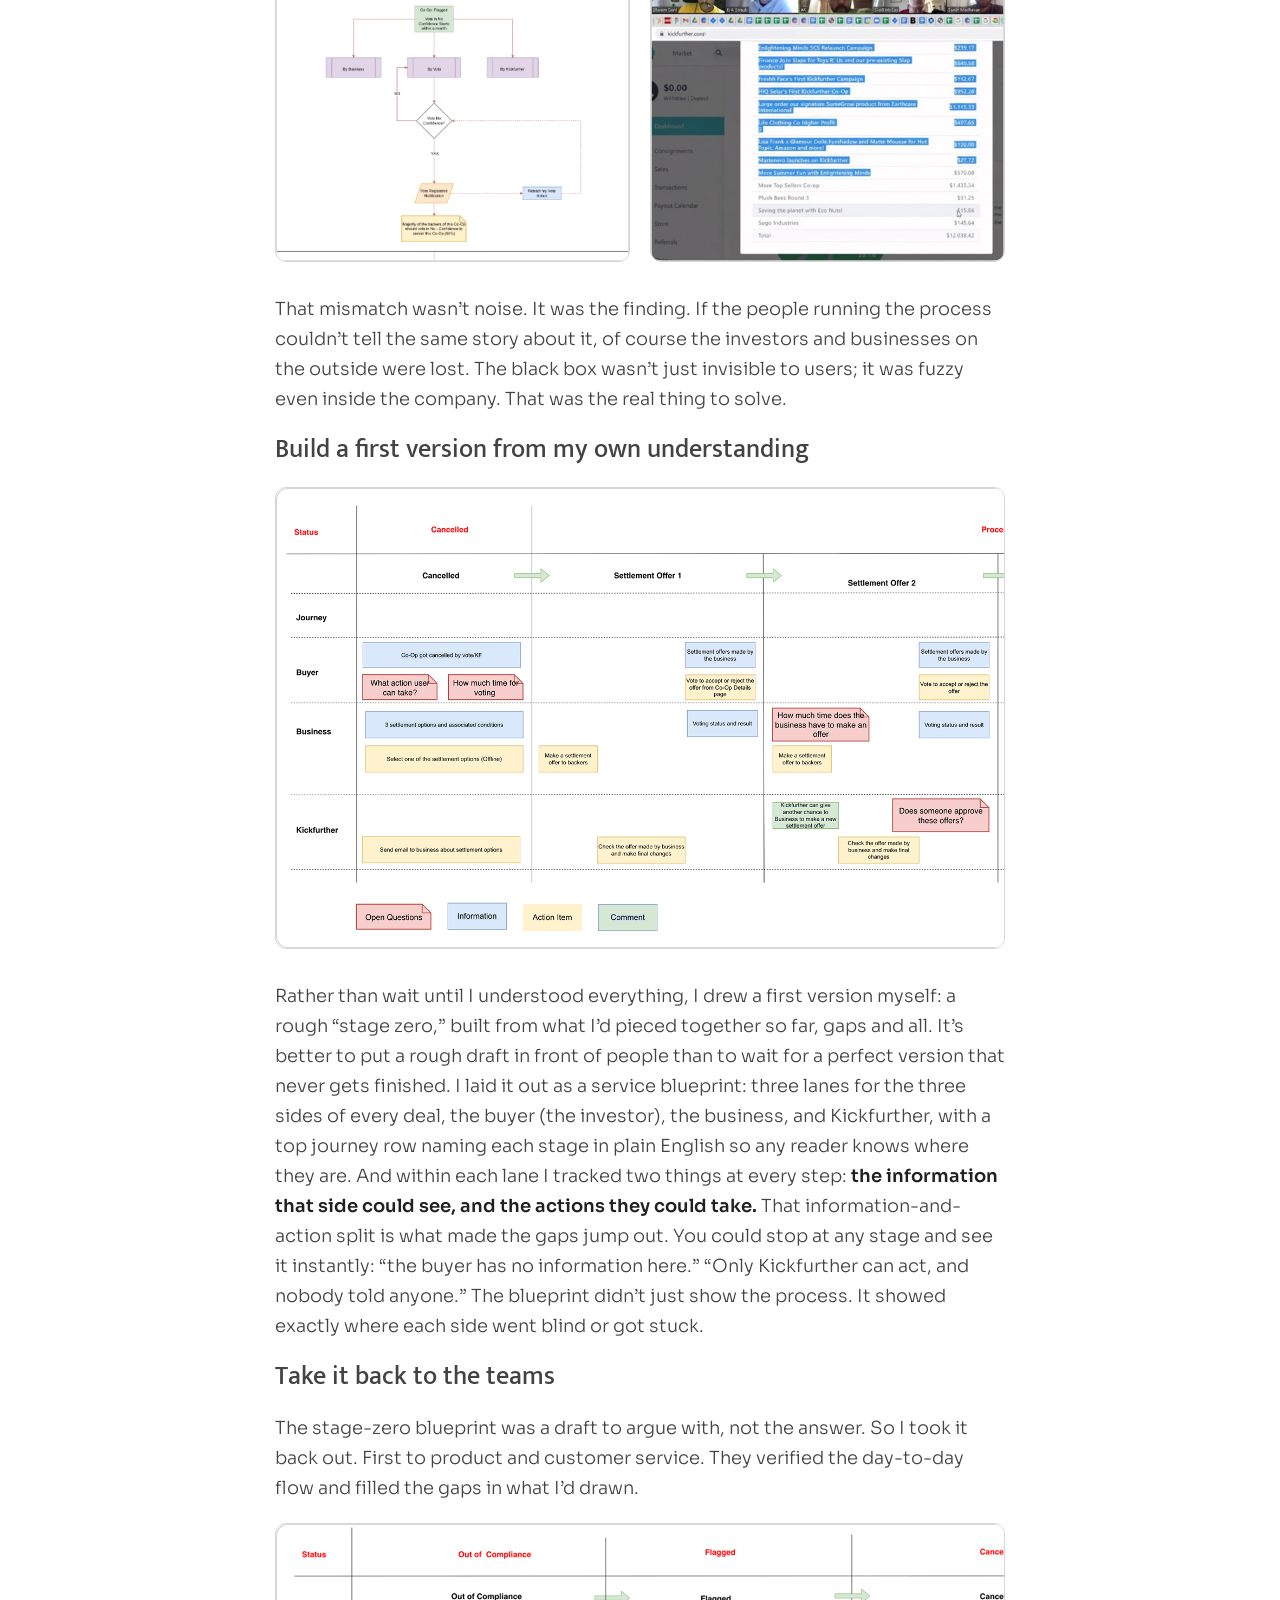
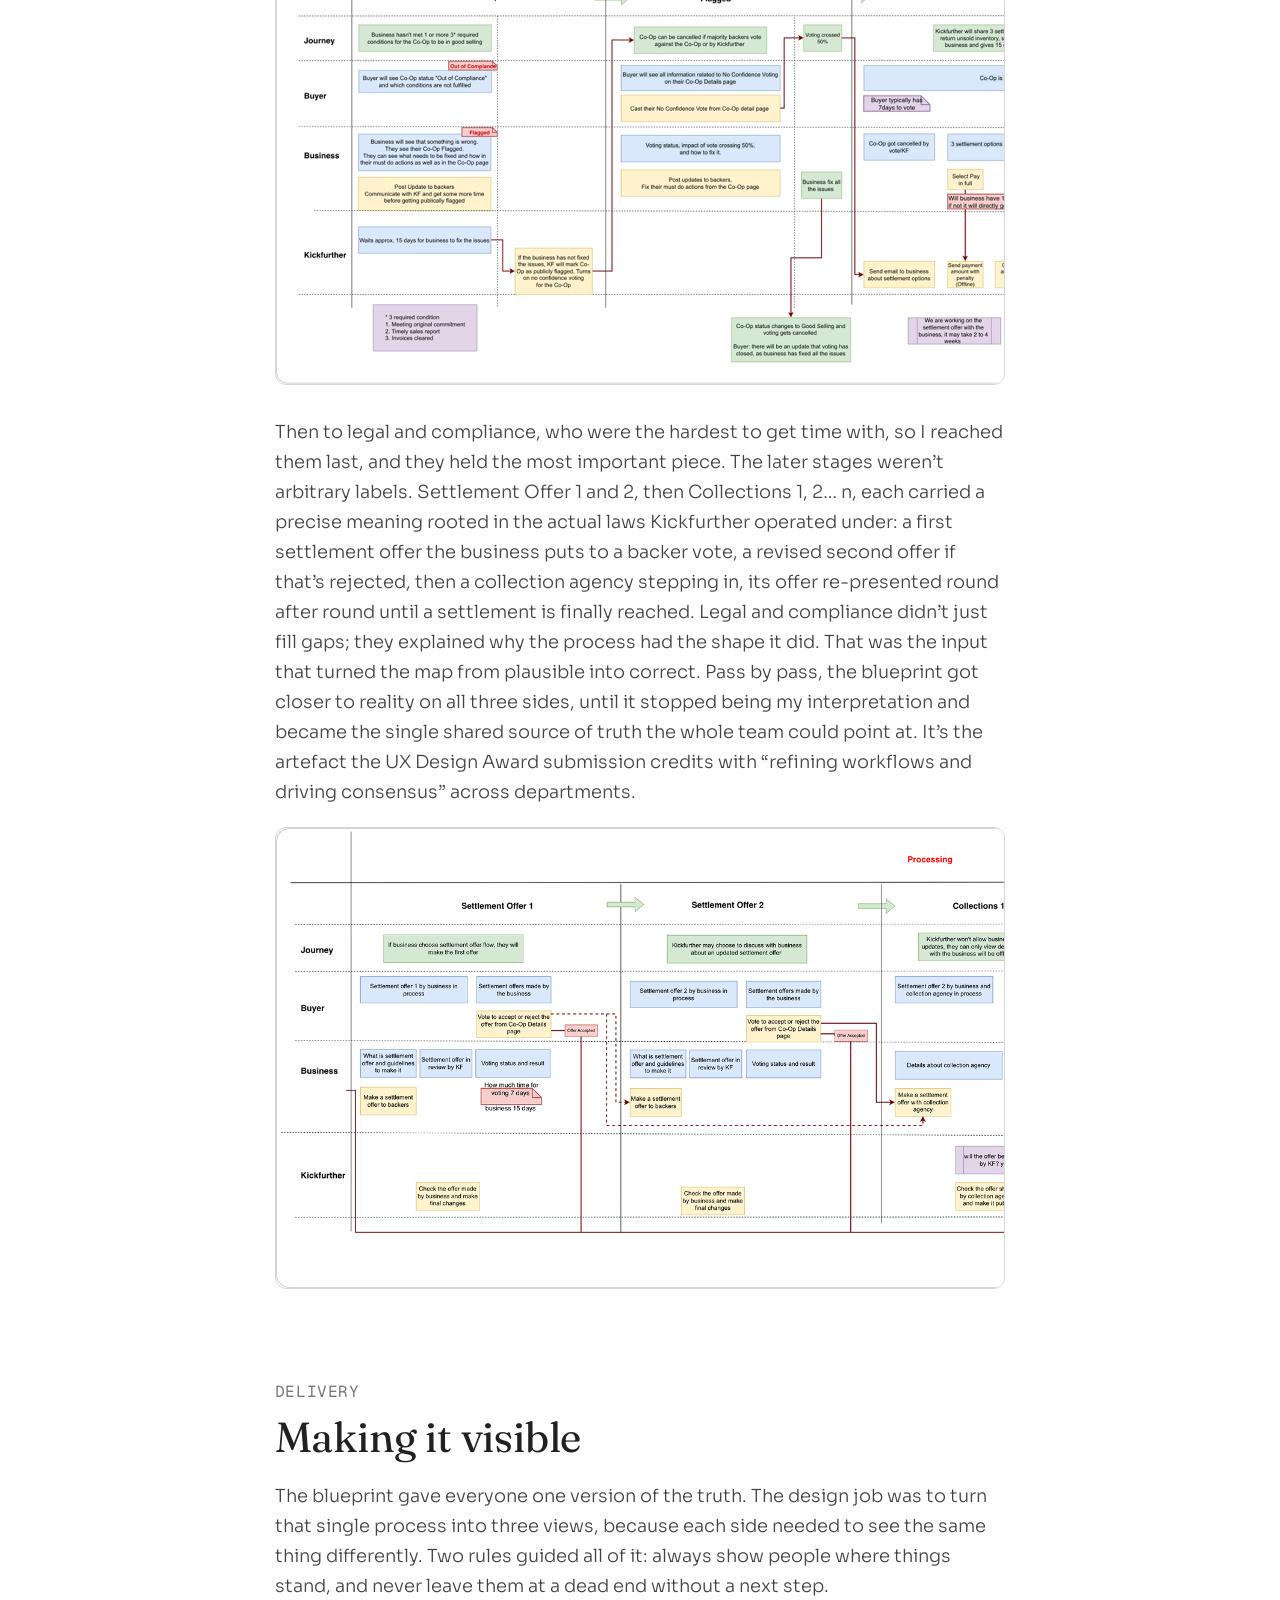
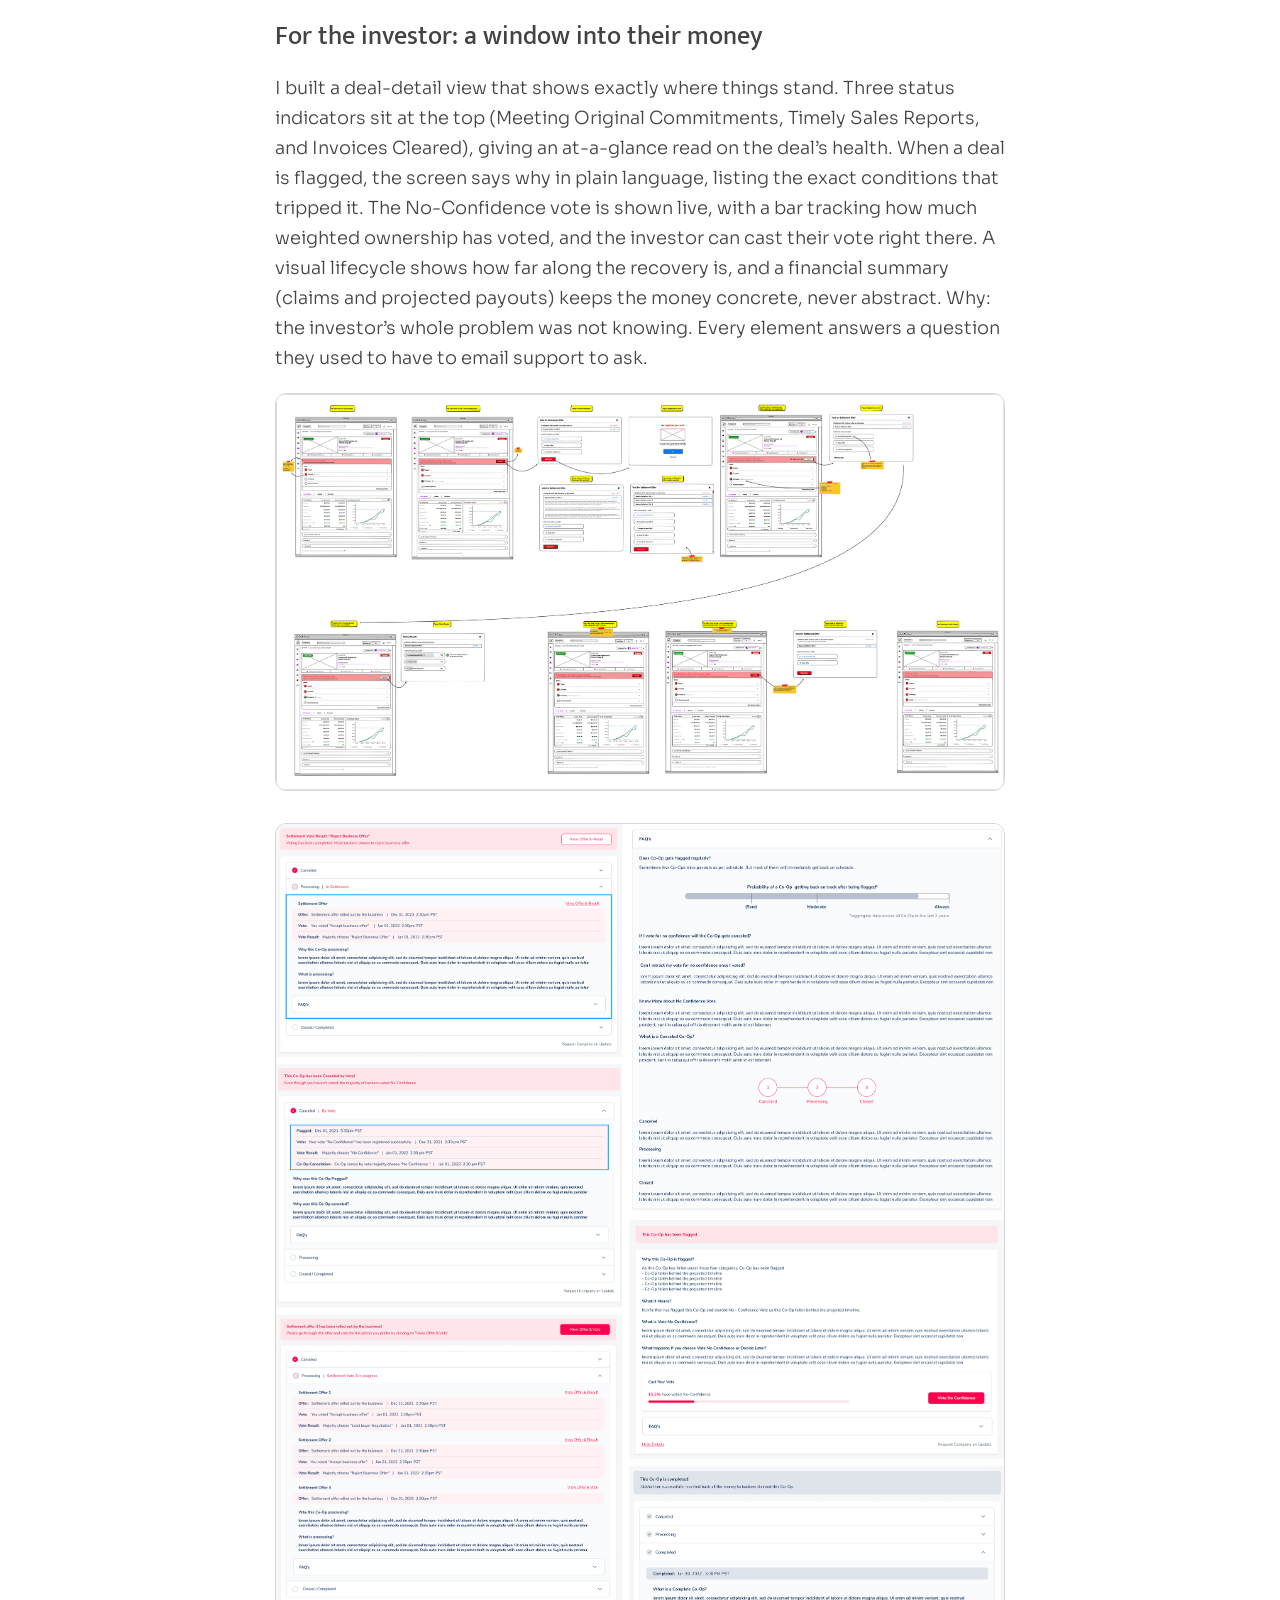
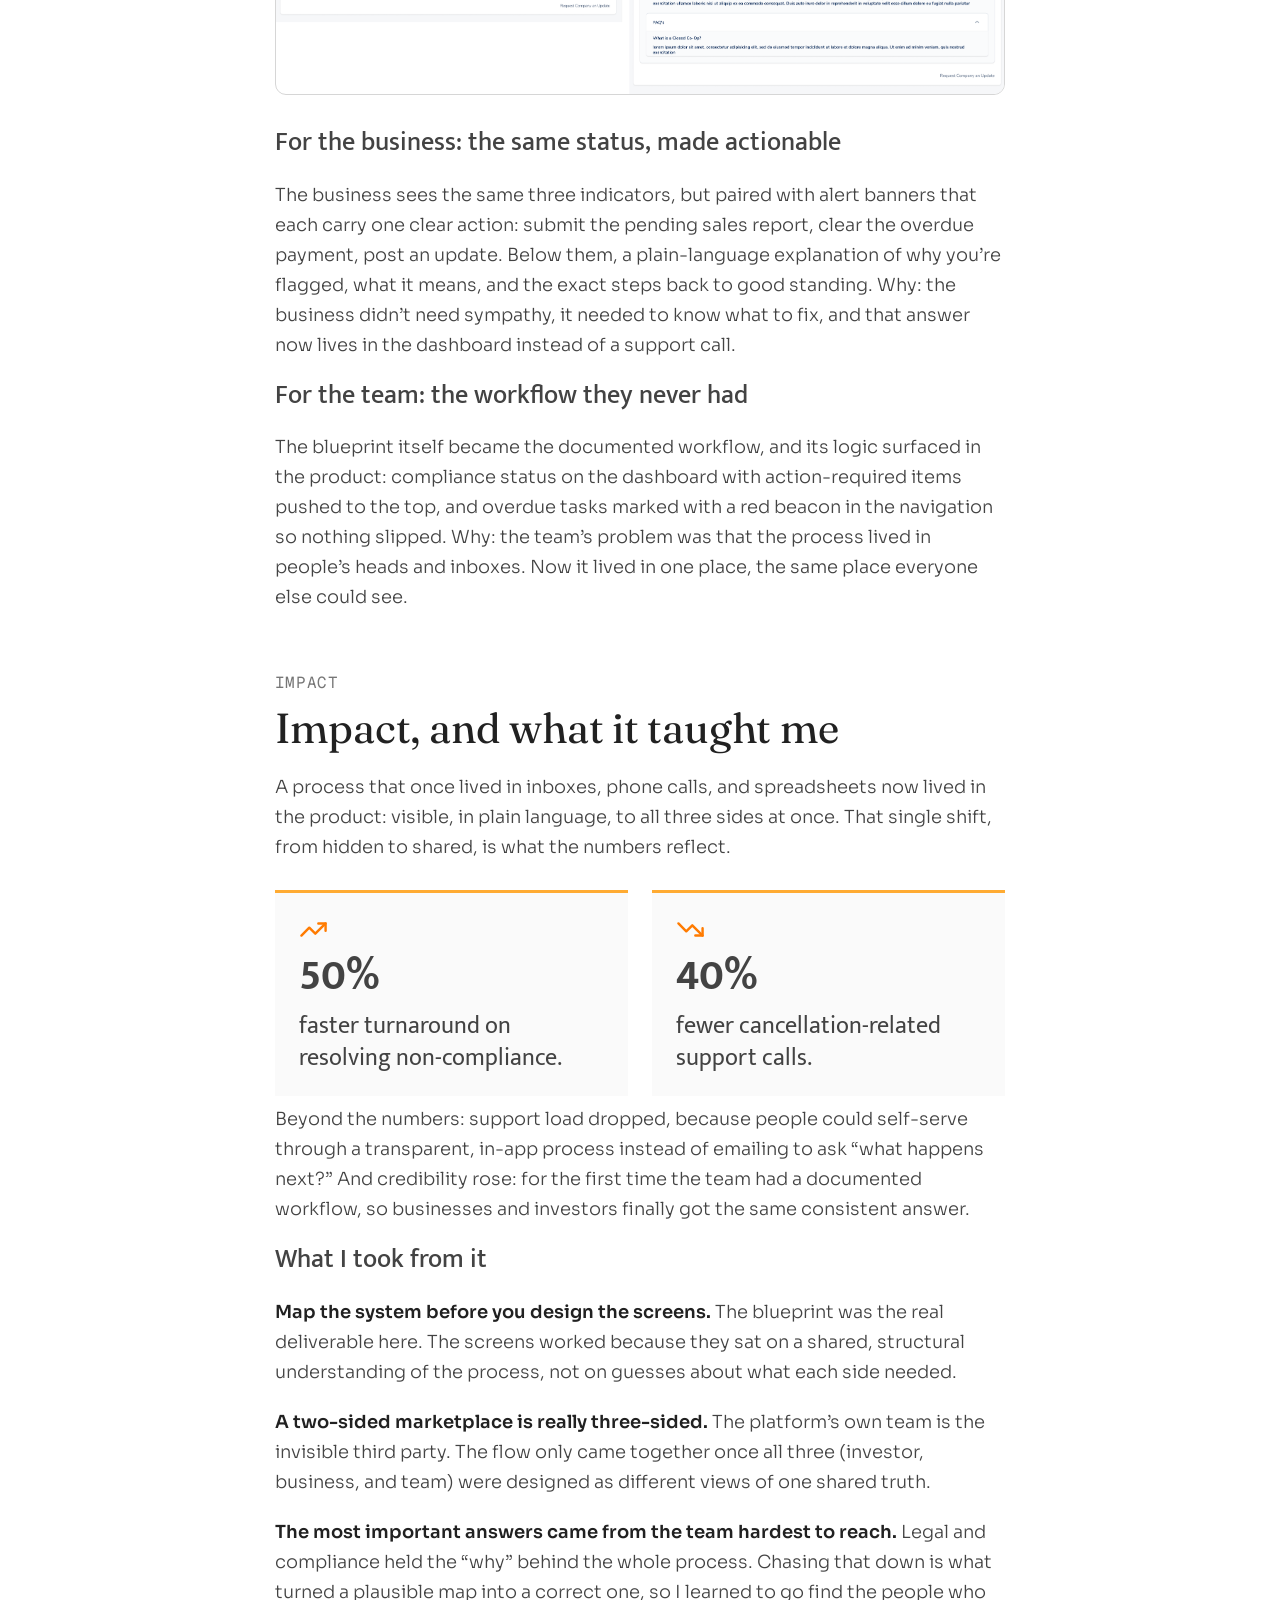
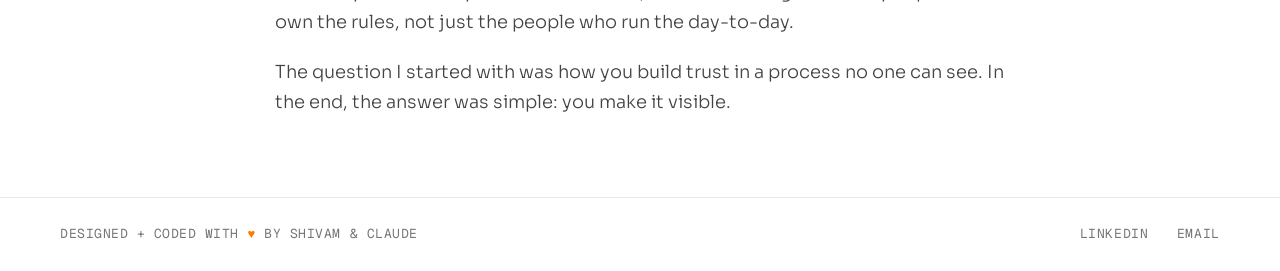
<file: kickfurther.html>
<!DOCTYPE html>
<html lang="en">
<head>
  <meta charset="UTF-8" />
  <meta name="viewport" content="width=device-width, initial-scale=1.0" />
  <!-- Microsoft Clarity -->
  <script type="text/javascript">
    (function(c,l,a,r,i,t,y){
        c[a]=c[a]||function(){(c[a].q=c[a].q||[]).push(arguments)};
        t=l.createElement(r);t.async=1;t.src="https://www.clarity.ms/tag/"+i;
        y=l.getElementsByTagName(r)[0];y.parentNode.insertBefore(t,y);
    })(window, document, "clarity", "script", "ylozhf8jq7");
  </script>
  <link rel="icon" href="assets/favicon.svg" type="image/svg+xml" />
  <link rel="icon" href="assets/favicon-32.png" sizes="32x32" type="image/png" />
  <link rel="apple-touch-icon" href="assets/apple-touch-icon.png" />
  <title>Kickfurther — Shivam Soni</title>
  <meta name="description" content="Case study: redesigning what happens when a Kickfurther funding deal goes wrong — making an invisible recovery process visible to investors, businesses, and the team." />

  <!-- Open Graph -->
  <meta property="og:type" content="website" />
  <meta property="og:title" content="Kickfurther — Building trust in a process no one can see" />
  <meta property="og:description" content="A UX & service-design case study by Shivam Soni: making Kickfurther's deal-recovery process visible to all three sides of the marketplace." />
  <meta property="og:image" content="assets/img/kickfurther/hero.png" />

  <link rel="preconnect" href="https://fonts.googleapis.com" />
  <link rel="preconnect" href="https://fonts.gstatic.com" crossorigin />
  <link href="https://fonts.googleapis.com/css2?family=Fraunces:opsz,wght@9..144,400;9..144,500;9..144,600&family=Mukta:wght@400;500;600;700&family=Sora:wght@300;400;600;700&family=Geist+Mono:wght@400;500&display=swap" rel="stylesheet" />
  <link rel="stylesheet" href="assets/css/styles.css?v=20261017" />
</head>
<body class="kf cs">

  <!-- ===================== TOP NAV ===================== -->
  <header class="site-nav">
    <div class="site-nav__inner">
      <div class="site-nav__rail" aria-hidden="true"></div>
      <div class="site-nav__col">
      <a class="brand" href="index.html">
        <span class="brand__name">Shivam Soni</span>
        <span class="brand__role">Product Designer</span>
      </a>
      <nav class="site-nav__nav" aria-label="Primary">
        <button class="site-nav__toggle" type="button" aria-expanded="false" aria-controls="nav-menu">
          <span>Work</span>
          <svg class="site-nav__caret" viewBox="0 0 24 24" fill="none" aria-hidden="true"><path d="M6 9l6 6 6-6" stroke="currentColor" stroke-width="2" stroke-linecap="round" stroke-linejoin="round" /></svg>
        </button>
        <div class="site-nav__links" id="nav-menu">
          <a href="index.html" class="is-current">Work</a>
          <a href="about.html">About</a>
          <a href="https://drive.google.com/file/d/1szhlKCJLZO5032RSUDJxsAey4lzY45WD/view?usp=drive_link" target="_blank" rel="noopener noreferrer">Resume</a>
        </div>
      </nav>
      </div>
    </div>
  </header>

  <!-- ===================== MAIN LAYOUT ===================== -->
  <div class="layout">

    <!-- ---- Sticky sidebar ---- -->
    <aside class="sidebar">
      <a class="sidebar__back" href="index.html">&larr; Back</a>
      <nav class="section-nav" aria-label="Sections">
        <a href="#overview" class="section-nav__link">Overview</a>
        <a href="#introduction" class="section-nav__link">Introduction</a>
        <a href="#promises" class="section-nav__link">Behind the scene</a>
        <a href="#problem" class="section-nav__link">The Problem</a>
        <a href="#iterations" class="section-nav__link">The Iterations</a>
        <a href="#delivery" class="section-nav__link">Delivery</a>
        <a href="#impact" class="section-nav__link">Impact</a>
      </nav>
    </aside>

    <!-- ---- Content column ---- -->
    <main class="content">

      <!-- ===== HERO / OVERVIEW ===== -->
      <section id="overview" class="section hero">
        <p class="eyebrow">B2B Lending app &bull; UX &amp; UI Design &bull; Service Design</p>
        <h1 class="hero__title">How do you build trust in a process no one can see?</h1>
        <p class="hero__subtitle">Redesigning what happens when a funding deal goes wrong.</p>

        <figure class="asset-slot hero__image" data-caption="Kickfurther deal-detail view — browser mockup">
          <img src="assets/img/kickfurther/hero.png" alt="Kickfurther deal-detail dashboard shown in a browser mockup" />
        </figure>

        <dl class="meta">
          <div class="meta__col">
            <dt>Role</dt>
            <dd>UX UI Designer</dd>
          </div>
          <div class="meta__col">
            <dt>Timeline</dt>
            <dd>Jul 2022 &ndash; Sept 2022</dd>
          </div>
          <div class="meta__col">
            <dt>Team</dt>
            <dd>1 PM<br />1 UX &amp; UI Designer<br />Kickfurther team</dd>
          </div>
          <div class="meta__col">
            <dt>Skills</dt>
            <dd>Service Design<br />UX Design<br />UI Design</dd>
          </div>
        </dl>
      </section>

      <!-- ===== INTRODUCTION ===== -->
      <section id="introduction" class="section">
        <p class="eyebrow">Introduction</p>
        <h2 class="section__title">Kickfurther: a marketplace that runs on trust.</h2>
        <p class="body">Picture a small business that&rsquo;s just landed the biggest order of its life. To fulfil it, they need to produce a lot of stock, and fast, which means they need cash now. A bank could lend it, but a bank takes its time: days of paperwork, approvals, and back-and-forth before any money actually moves. When there&rsquo;s an order to deliver and a deadline closing in, that kind of wait can cost you the whole deal.</p>

        <figure class="asset-slot diagram diagram--intro" data-caption="How Kickfurther connects backers, businesses, and the platform">
          <img src="assets/img/kickfurther/intro.png" alt="How Kickfurther connects a crowd of backers with a business needing inventory funding" />
        </figure>

        <p class="body">Kickfurther offers another way. Instead of one big lender, the money comes from a crowd of individual investors: ordinary people, not banks, who each put in a share and together cover the cost of producing the inventory. The business gets its money quickly, makes the products, and as those products sell, everyone who chipped in gets their money back, plus a little extra. No slow loan, no giving away a piece of the company. When it works, everyone wins. But the whole thing balances on one fragile thing: trust. All those people are handing money to a business they&rsquo;ve never met, on a promise that the products will sell and the money will come back. As long as sales keep coming in and the business keeps everyone updated, that trust holds.</p>
      </section>

      <!-- ===== BEHIND THE SCENE / PROMISES ===== -->
      <section id="promises" class="section">
        <p class="eyebrow">Behind the scene</p>
        <h2 class="section__title">The promises behind the money.</h2>
        <p class="body">Getting funded is the start, not the finish line. Once the money&rsquo;s in and the products are being made, the business has to hold up its end of the bargain: a few clear commitments that keep the people who backed it protected. Three of them decide whether a deal stays in &ldquo;good standing&rdquo;:</p>

        <ul class="kf-cards">
          <li class="kf-card">
            <span class="kf-card__icon" aria-hidden="true">
              <svg viewBox="0 0 24 24" fill="none" stroke="currentColor" stroke-width="2.5" stroke-linecap="round" stroke-linejoin="round"><path d="M20 6 9 17l-5-5" /></svg>
            </span>
            <h3 class="kf-card__title">Meeting the original commitment</h3>
            <p class="kf-card__desc">Sticking to the plan agreed when the deal was funded: the repayment schedule and the terms it was built on.</p>
          </li>
          <li class="kf-card">
            <span class="kf-card__icon" aria-hidden="true">
              <svg viewBox="0 0 24 24" fill="none" stroke="currentColor" stroke-width="2" stroke-linecap="round" stroke-linejoin="round"><path d="M14 3H7a2 2 0 0 0-2 2v14a2 2 0 0 0 2 2h10a2 2 0 0 0 2-2V8z" /><path d="M14 3v5h5" /><path d="M9 17v-3M12 17v-5M15 17v-2" /></svg>
            </span>
            <h3 class="kf-card__title">Timely Sales Reports</h3>
            <p class="kf-card__desc">Reporting how much stock has actually sold, on a set schedule, so everyone can see whether the deal is on pace.</p>
          </li>
          <li class="kf-card">
            <span class="kf-card__icon" aria-hidden="true">
              <svg viewBox="0 0 24 24" fill="none" stroke="currentColor" stroke-width="2" stroke-linecap="round" stroke-linejoin="round"><path d="M12 7v13" /><path d="M3 5.5A1.5 1.5 0 0 1 4.5 4H9a3 3 0 0 1 3 3 3 3 0 0 1 3-3h4.5A1.5 1.5 0 0 1 21 5.5v11a1.5 1.5 0 0 1-1.5 1.5H14a2 2 0 0 0-2 2 2 2 0 0 0-2-2H4.5A1.5 1.5 0 0 1 3 16.5z" /></svg>
            </span>
            <h3 class="kf-card__title">Cleared invoices</h3>
            <p class="kf-card__desc">Paying what&rsquo;s due on time as the products sell, so the people who funded the deal are repaid on schedule.</p>
          </li>
        </ul>

        <p class="body">On top of these, the business is expected to keep its backers in the loop by posting regular updates on how things are going. As long as all of this holds, everyone can see the deal is healthy, and trust takes care of itself. Miss these, though, and the picture changes fast.</p>
      </section>

      <!-- ===== THE PROBLEM ===== -->
      <section id="problem" class="section">
        <p class="eyebrow">The Problem</p>
        <h2 class="section__title">The Black Box.</h2>
        <p class="body">Most deals go fine. But every so often, a business gets buried in the work of actually selling and goes quiet. It stops posting updates. It misses a scheduled sales report. A payment slip. On paper, that trips a status called &ldquo;out of compliance.&rdquo; In plain terms: the business has fallen behind on what it promised, and the people who funded it are suddenly owed answers. If the business can pull things back on track, the deal will recover. If it can&rsquo;t, Kickfurther has to step in and carefully unwind the deal: chasing settlements, working out what can be recovered, and returning whatever money it can to the people who invested.</p>
        <p class="body">Here&rsquo;s the problem. That entire recovery process happened almost entirely outside the app, in emails, phone calls, and spreadsheets passed between teams. There was no single place to see what was happening, or what came next.</p>
        <p class="body">So everyone was in the dark, at the exact moment they most needed light:</p>

        <ul class="hmw">
          <li class="hmw__item"><strong>The people who&rsquo;d invested</strong> couldn&rsquo;t see why a deal had been flagged, what was being done about it, or what would happen to their money.</li>
          <li class="hmw__item"><strong>The business</strong> didn&rsquo;t understand what it had done wrong, what was expected now, or how to get back in good standing.</li>
          <li class="hmw__item"><strong>Kickfurther&rsquo;s own team</strong> couldn&rsquo;t explain the process clearly either, because it had never been written down in one place. Different people told slightly different versions of it.</li>
        </ul>

        <p class="body">The result was predictable. Support got buried under calls and emails from every side, all asking a version of the same question: what happens next? And every unanswered version of that question chipped away at the one thing the whole marketplace was built on: trust.</p>
      </section>

      <!-- ===== THE ITERATIONS ===== -->
      <section id="iterations" class="section">
        <p class="eyebrow">The Iterations</p>
        <h2 class="section__title">Mapping the invisible.</h2>

        <h3 class="kf-subhead">Start with the happy path</h3>
        <p class="body">You can&rsquo;t fix a process until you can see all of it in one place, and back then, no one could. So the first thing I did was draw it. I began with the deal&rsquo;s normal life: how a funding deal moves from start to finish when everything goes right. For the happy path, it came together cleanly. But the moment a deal went bad, the map went vague. The steps thinned out, the detail fell away, and it was clear no one had ever really charted what happened after things went wrong. That blank space on the map was the problem. The failure path was the part nobody owned.</p>
        <div class="kf-duo">
          <figure class="asset-slot kf-duo__item" data-caption="The deal&rsquo;s normal life — the happy path">
            <img src="assets/img/kickfurther/happy-path-1.png" alt="Flowchart of a funding deal's normal lifecycle: funded, meeting commitments, satisfied, repeating until sold" />
          </figure>
          <figure class="asset-slot kf-duo__item" data-caption="Where it goes wrong — flagged &amp; no-confidence vote">
            <img src="assets/img/kickfurther/happy-path-2.png" alt="Flowchart of what happens when a deal is flagged and goes to a no-confidence vote" />
          </figure>
        </div>

        <h3 class="kf-subhead">Go deeper into the cancellation flow</h3>
        <p class="body">So I went straight at that part: what actually happens when a deal falls out of good standing. I sat with the teams who touched it (product, operations, legal, and customer service) and asked each of them to walk me through it. What I got back were different walkthroughs. Every team described the process a little differently, and no two versions quite lined up.</p>
        <div class="kf-duo">
          <figure class="asset-slot kf-duo__item" data-caption="The no-confidence / cancellation flow">
            <img src="assets/img/kickfurther/cancellation-1.png" alt="Flowchart of the flagged-to-cancelled no-confidence voting flow" />
          </figure>
          <figure class="asset-slot kf-duo__item" data-caption="Walking the flow with the teams">
            <img src="assets/img/kickfurther/cancellation-2.png" alt="A working session with the teams, reviewing the Kickfurther dashboard together" />
          </figure>
        </div>
        <p class="body">That mismatch wasn&rsquo;t noise. It was the finding. If the people running the process couldn&rsquo;t tell the same story about it, of course the investors and businesses on the outside were lost. The black box wasn&rsquo;t just invisible to users; it was fuzzy even inside the company. That was the real thing to solve.</p>

        <h3 class="kf-subhead">Build a first version from my own understanding</h3>
        <figure class="asset-slot kf-scroll" data-caption="Stage-zero service blueprint — the rough first draft (scroll to explore)">
          <img src="assets/img/kickfurther/blueprint-1.png" alt="Rough stage-zero service blueprint with open questions across the buyer, business, and Kickfurther lanes" />
        </figure>
        <p class="body">Rather than wait until I understood everything, I drew a first version myself: a rough &ldquo;stage zero,&rdquo; built from what I&rsquo;d pieced together so far, gaps and all. It&rsquo;s better to put a rough draft in front of people than to wait for a perfect version that never gets finished. I laid it out as a service blueprint: three lanes for the three sides of every deal, the buyer (the investor), the business, and Kickfurther, with a top journey row naming each stage in plain English so any reader knows where they are. And within each lane I tracked two things at every step: <strong>the information that side could see, and the actions they could take.</strong> That information-and-action split is what made the gaps jump out. You could stop at any stage and see it instantly: &ldquo;the buyer has no information here.&rdquo; &ldquo;Only Kickfurther can act, and nobody told anyone.&rdquo; The blueprint didn&rsquo;t just show the process. It showed exactly where each side went blind or got stuck.</p>

        <h3 class="kf-subhead">Take it back to the teams</h3>
        <p class="body">The stage-zero blueprint was a draft to argue with, not the answer. So I took it back out. First to product and customer service. They verified the day-to-day flow and filled the gaps in what I&rsquo;d drawn.</p>
        <figure class="asset-slot kf-scroll" data-caption="Refined blueprint after product &amp; customer service (scroll to explore)">
          <img src="assets/img/kickfurther/blueprint-2.png" alt="Refined service blueprint covering out-of-compliance, flagged, and cancelled stages" />
        </figure>
        <p class="body">Then to legal and compliance, who were the hardest to get time with, so I reached them last, and they held the most important piece. The later stages weren&rsquo;t arbitrary labels. Settlement Offer 1 and 2, then Collections 1, 2&hellip; n, each carried a precise meaning rooted in the actual laws Kickfurther operated under: a first settlement offer the business puts to a backer vote, a revised second offer if that&rsquo;s rejected, then a collection agency stepping in, its offer re-presented round after round until a settlement is finally reached. Legal and compliance didn&rsquo;t just fill gaps; they explained why the process had the shape it did. That was the input that turned the map from plausible into correct. Pass by pass, the blueprint got closer to reality on all three sides, until it stopped being my interpretation and became the single shared source of truth the whole team could point at. It&rsquo;s the artefact the UX Design Award submission credits with &ldquo;refining workflows and driving consensus&rdquo; across departments.</p>
        <figure class="asset-slot kf-scroll" data-caption="Final blueprint — settlement offers &amp; collections, defined with legal &amp; compliance (scroll to explore)">
          <img src="assets/img/kickfurther/blueprint-3.png" alt="Final service blueprint covering settlement offers and collections stages" />
        </figure>
      </section>

      <!-- ===== DELIVERY ===== -->
      <section id="delivery" class="section">
        <p class="eyebrow">Delivery</p>
        <h2 class="section__title">Making it visible</h2>
        <p class="body">The blueprint gave everyone one version of the truth. The design job was to turn that single process into three views, because each side needed to see the same thing differently. Two rules guided all of it: always show people where things stand, and never leave them at a dead end without a next step.</p>

        <h3 class="kf-subhead">For the investor: a window into their money</h3>
        <p class="body">I built a deal-detail view that shows exactly where things stand. Three status indicators sit at the top (Meeting Original Commitments, Timely Sales Reports, and Invoices Cleared), giving an at-a-glance read on the deal&rsquo;s health. When a deal is flagged, the screen says why in plain language, listing the exact conditions that tripped it. The No-Confidence vote is shown live, with a bar tracking how much weighted ownership has voted, and the investor can cast their vote right there. A visual lifecycle shows how far along the recovery is, and a financial summary (claims and projected payouts) keeps the money concrete, never abstract. Why: the investor&rsquo;s whole problem was not knowing. Every element answers a question they used to have to email support to ask.</p>
        <figure class="asset-slot diagram diagram--investor" data-caption="The investor&rsquo;s deal-detail flow across every state">
          <img src="assets/img/kickfurther/investor.png" alt="Investor deal-detail views with status indicators, a live no-confidence vote, settlement voting, and a financial summary" />
        </figure>
        <figure class="asset-slot kf-gallery" data-caption="The investor&rsquo;s deal-detail states — settlement offers, no-confidence vote, and completion">
          <img src="assets/img/kickfurther/investor-gallery.png" alt="A gallery of the investor deal-detail screens across settlement, cancellation, flagged voting, and completed states" />
        </figure>

        <h3 class="kf-subhead">For the business: the same status, made actionable</h3>
        <p class="body">The business sees the same three indicators, but paired with alert banners that each carry one clear action: submit the pending sales report, clear the overdue payment, post an update. Below them, a plain-language explanation of why you&rsquo;re flagged, what it means, and the exact steps back to good standing. Why: the business didn&rsquo;t need sympathy, it needed to know what to fix, and that answer now lives in the dashboard instead of a support call.</p>

        <h3 class="kf-subhead">For the team: the workflow they never had</h3>
        <p class="body">The blueprint itself became the documented workflow, and its logic surfaced in the product: compliance status on the dashboard with action-required items pushed to the top, and overdue tasks marked with a red beacon in the navigation so nothing slipped. Why: the team&rsquo;s problem was that the process lived in people&rsquo;s heads and inboxes. Now it lived in one place, the same place everyone else could see.</p>
      </section>

      <!-- ===== IMPACT ===== -->
      <section id="impact" class="section">
        <p class="eyebrow">Impact</p>
        <h2 class="section__title">Impact, and what it taught me</h2>
        <p class="body">A process that once lived in inboxes, phone calls, and spreadsheets now lived in the product: visible, in plain language, to all three sides at once. That single shift, from hidden to shared, is what the numbers reflect.</p>

        <div class="kf-stats">
          <div class="kf-stat">
            <span class="kf-stat__icon" aria-hidden="true">
              <svg viewBox="0 0 24 24" fill="none" stroke="currentColor" stroke-width="2" stroke-linecap="round" stroke-linejoin="round"><polyline points="22 7 13.5 15.5 8.5 10.5 2 17" /><polyline points="16 7 22 7 22 13" /></svg>
            </span>
            <span class="kf-stat__num">50%</span>
            <span class="kf-stat__label">faster turnaround on resolving non-compliance.</span>
          </div>
          <div class="kf-stat">
            <span class="kf-stat__icon" aria-hidden="true">
              <svg viewBox="0 0 24 24" fill="none" stroke="currentColor" stroke-width="2" stroke-linecap="round" stroke-linejoin="round"><polyline points="22 17 13.5 8.5 8.5 13.5 2 7" /><polyline points="16 17 22 17 22 11" /></svg>
            </span>
            <span class="kf-stat__num">40%</span>
            <span class="kf-stat__label">fewer cancellation-related support calls.</span>
          </div>
        </div>

        <p class="body">Beyond the numbers: support load dropped, because people could self-serve through a transparent, in-app process instead of emailing to ask &ldquo;what happens next?&rdquo; And credibility rose: for the first time the team had a documented workflow, so businesses and investors finally got the same consistent answer.</p>

        <h3 class="kf-subhead">What I took from it</h3>
        <p class="body"><strong>Map the system before you design the screens.</strong> The blueprint was the real deliverable here. The screens worked because they sat on a shared, structural understanding of the process, not on guesses about what each side needed.</p>
        <p class="body"><strong>A two-sided marketplace is really three-sided.</strong> The platform&rsquo;s own team is the invisible third party. The flow only came together once all three (investor, business, and team) were designed as different views of one shared truth.</p>
        <p class="body"><strong>The most important answers came from the team hardest to reach.</strong> Legal and compliance held the &ldquo;why&rdquo; behind the whole process. Chasing that down is what turned a plausible map into a correct one, so I learned to go find the people who own the rules, not just the people who run the day-to-day.</p>
        <p class="body">The question I started with was how you build trust in a process no one can see. In the end, the answer was simple: you make it visible.</p>
      </section>

    </main>
  </div>

  <!-- ===================== FOOTER ===================== -->
  <footer class="site-footer">
    <div class="site-footer__inner">
      <p class="site-footer__credit">Designed + Coded with <span class="heart">&hearts;</span> by Shivam &amp; Claude</p>
      <nav class="site-footer__links" aria-label="Social">
        <a href="https://www.linkedin.com/in/designbyshivam/" target="_blank" rel="noopener noreferrer">LinkedIn</a>
        <a href="mailto:shivamsoni164@gmail.com" target="_blank" rel="noopener noreferrer">Email</a>
      </nav>
    </div>
  </footer>

  <script src="assets/js/main.js?v=20261017"></script>
</body>
</html>
</file>
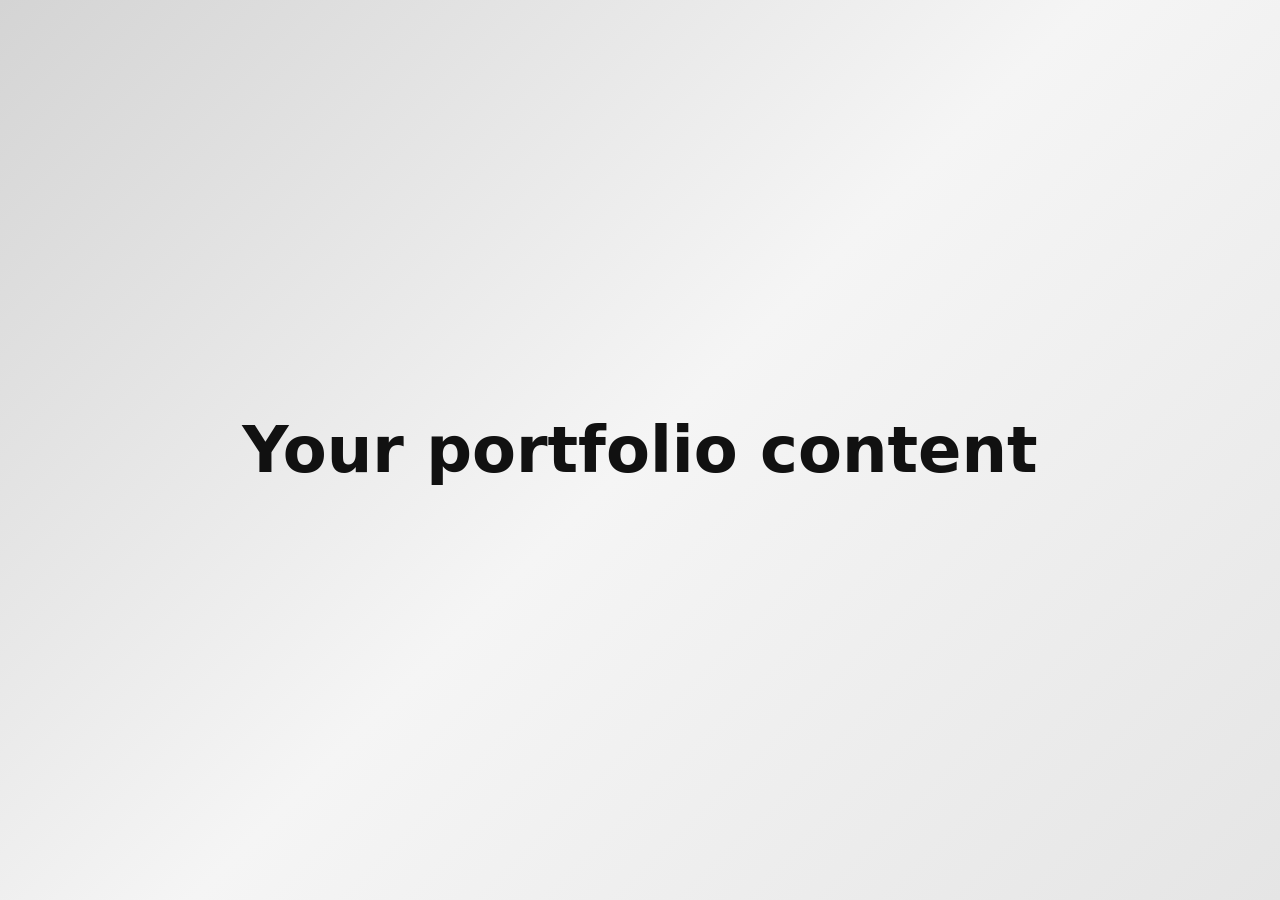
<file: moving-gradient.html>
<!DOCTYPE html>
<html lang="en">
<head>
<meta charset="utf-8">
<meta name="viewport" content="width=device-width, initial-scale=1">
<title>Moving gradient background</title>
<style>
  html, body { margin: 0; height: 100%; }

  /* The canvas sits behind everything. Move it into a section if you prefer. */
  #moving-gradient {
    position: fixed;
    inset: 0;
    width: 100%;
    height: 100%;
    z-index: -1;
    display: block;
    /* Fallback shown until WebGPU starts (or if it's unsupported) */
    background: linear-gradient(135deg, #d4d4d4 0%, #f5f5f5 50%, #e5e5e5 100%);
  }

  /* Demo content: delete this */
  main { min-height: 100%; display: grid; place-items: center; font: 600 clamp(2rem, 6vw, 4rem)/1.1 system-ui, sans-serif; color: #111; }
</style>
</head>
<body>

<canvas id="moving-gradient" aria-hidden="true"></canvas>
<main>Your portfolio content</main>

<script type="module">
/* ------------------------------------------------------------------
   SETTINGS: these are the values from your Figma panel.
   ------------------------------------------------------------------ */
const SETTINGS = {
  detail: 0.85,
  intensity: 0.96,
  twist: 0.36,
  warp: 0.2,              // "Flow" in Figma
  zoom: 46,               // %
  rotationSpeed: 35,      // "Speed" in Figma, %
  morphSpeed: 1.5,
  material: 0,            // 0 = None
  gradientBalance: 45,    // "Color balance", %
  gradientMethod: 0,      // 0 = Height
  // Gradient stops: Grey/300, Grey/100, Grey/200.
  // These hex values are my guess (Tailwind-style greys). Replace them with
  // the exact hex values of your Figma grey styles.
  stops: [
    { position: 0.0, hex: '#d4d4d4' },
    { position: 0.5, hex: '#f5f5f5' },
    { position: 1.0, hex: '#e5e5e5' },
  ],
};

const MAX_DPR = 1;            // the gradient is soft, so 1x is plenty and saves battery
const MESH_RES = matchMedia('(max-width: 768px)').matches ? 64 : 112; // lower on phones

/* ------------------------------------------------------------------
   Shader (WGSL), taken unchanged from your Figma export.
   ------------------------------------------------------------------ */
const WGSL = `
struct Uniforms {
  detail: f32,
  time: f32,
  aspectRatio: f32,
  gradientStopCount: f32,
  colors: array<vec4f, 8>,
  stops: array<vec4f, 2>,
  zoom: f32,
  morphSpeed: f32,
  material: f32,
  rotationSpeed: f32,
  gradientBalance: f32,
  shading: f32,
  warp: f32,
  intensity: f32,
  twist: f32,
  gradientMethod: f32,
  pad0: f32,
  pad1: f32,
}

@group(0) @binding(0) var<uniform> u: Uniforms;

struct VsIn {
  @location(0) position: vec3f,
}

struct VsOut {
  @builtin(position) position: vec4f,
  @location(0) baseDirection: vec3f,
  @location(1) worldPosition: vec3f,
}

struct BackdropOut {
  @builtin(position) position: vec4f,
  @location(0) screenUv: vec2f,
}

fn hash33(p: vec3f) -> vec3f {
  let q = vec3f(
    dot(p, vec3f(127.1, 311.7, 74.7)),
    dot(p, vec3f(269.5, 183.3, 246.1)),
    dot(p, vec3f(113.5, 271.9, 124.6))
  );
  return fract(sin(q) * 43758.5453) * 2.0 - 1.0;
}

fn smootherCurve(t: vec3f) -> vec3f {
  return t * t * t * (t * (t * 6.0 - 15.0) + 10.0);
}

fn gradDot(cell: vec3f, offset: vec3f, local: vec3f) -> f32 {
  return dot(hash33(cell + offset), local - offset);
}

fn perlin3(p: vec3f) -> f32 {
  let cell = floor(p);
  let local = fract(p);
  let w = smootherCurve(local);

  let n000 = gradDot(cell, vec3f(0.0, 0.0, 0.0), local);
  let n100 = gradDot(cell, vec3f(1.0, 0.0, 0.0), local);
  let n010 = gradDot(cell, vec3f(0.0, 1.0, 0.0), local);
  let n110 = gradDot(cell, vec3f(1.0, 1.0, 0.0), local);
  let n001 = gradDot(cell, vec3f(0.0, 0.0, 1.0), local);
  let n101 = gradDot(cell, vec3f(1.0, 0.0, 1.0), local);
  let n011 = gradDot(cell, vec3f(0.0, 1.0, 1.0), local);
  let n111 = gradDot(cell, vec3f(1.0, 1.0, 1.0), local);

  let nx00 = mix(n000, n100, w.x);
  let nx10 = mix(n010, n110, w.x);
  let nx01 = mix(n001, n101, w.x);
  let nx11 = mix(n011, n111, w.x);
  let nxy0 = mix(nx00, nx10, w.y);
  let nxy1 = mix(nx01, nx11, w.y);

  return mix(nxy0, nxy1, w.z) * 1.1547;
}

fn rotateOctave(p: vec3f) -> vec3f {
  return vec3f(
     0.00 * p.x + 0.80 * p.y + 0.60 * p.z,
    -0.80 * p.x + 0.36 * p.y - 0.48 * p.z,
    -0.60 * p.x - 0.48 * p.y + 0.64 * p.z
  );
}

fn fbm(p: vec3f) -> f32 {
  var q = p;
  var total = 0.0;
  var amplitude = 1.0;
  var weight = 0.0;

  for (var i = 0; i < 3; i = i + 1) {
    total = total + perlin3(q) * amplitude;
    weight = weight + amplitude;
    q = rotateOctave(q) * 2.02 + vec3f(3.7, 1.9, 6.3);
    amplitude = amplitude * 0.48;
  }

  return total / max(weight, 0.0001);
}

fn warpVector(p: vec3f) -> vec3f {
  return vec3f(
    perlin3(p),
    perlin3(p + vec3f(5.2, 1.3, 2.8)),
    perlin3(p + vec3f(1.7, 9.2, 4.4))
  );
}

fn wrapPhase(phase: f32) -> f32 {
  let tau = 6.28318530718;
  return phase - floor(phase / tau) * tau;
}

fn curvedDomainMotion(
  morphTime: f32,
  rates: vec3f,
  phases: vec3f
) -> vec3f {
  return vec3f(
    sin(wrapPhase(morphTime * rates.x + phases.x)),
    sin(wrapPhase(morphTime * rates.y + phases.y)),
    cos(wrapPhase(morphTime * rates.z + phases.z))
  );
}

fn primaryDomainMotion(morphTime: f32) -> vec3f {
  let primaryDirection = normalize(vec3f(0.73, -0.41, 0.55));
  let secondaryDirection = normalize(vec3f(-0.28, 0.91, 0.31));
  let primaryDrift = primaryDirection * morphTime * 0.105;
  let secondaryDrift = secondaryDirection * morphTime * 0.023;
  let curve = curvedDomainMotion(
    morphTime,
    vec3f(0.071, 0.043, 0.029),
    vec3f(0.0, 1.73, 4.11)
  ) * 0.16;
  return primaryDrift + secondaryDrift + curve;
}

fn warpDomainMotion(morphTime: f32) -> vec3f {
  let primaryDirection = normalize(vec3f(-0.46, 0.38, 0.80));
  let secondaryDirection = normalize(vec3f(0.84, 0.51, -0.18));
  let primaryDrift = primaryDirection * morphTime * 0.137;
  let secondaryDrift = secondaryDirection * morphTime * 0.031;
  let curve = curvedDomainMotion(
    morphTime,
    vec3f(0.089, 0.053, 0.034),
    vec3f(2.21, 5.07, 0.83)
  ) * 0.12;
  return primaryDrift + secondaryDrift + curve;
}

fn gradientDomainMotion(morphTime: f32) -> vec3f {
  let primaryDirection = normalize(vec3f(0.32, 0.76, -0.57));
  let secondaryDirection = normalize(vec3f(-0.88, 0.17, -0.44));
  let primaryDrift = primaryDirection * morphTime * 0.079;
  let secondaryDrift = secondaryDirection * morphTime * 0.019;
  let curve = curvedDomainMotion(
    morphTime,
    vec3f(0.061, 0.037, 0.023),
    vec3f(4.37, 0.91, 2.68)
  ) * 0.19;
  return primaryDrift + secondaryDrift + curve;
}

fn heightField(direction: vec3f, detail: f32) -> f32 {
  let detailLevel = clamp(detail / 5.0, 0.0, 1.0);
  let frequency = mix(1.05, 3.4, detailLevel);
  let morphTime = u.time * max(u.morphSpeed, 0.0);
  let primaryMotion = primaryDomainMotion(morphTime);
  let warpMotion = warpDomainMotion(morphTime);
  let p = direction * frequency +
    vec3f(1.7, 3.1, 5.3) +
    primaryMotion;
  let warp = warpVector(
    p * 0.55 +
    warpMotion * 0.42 +
    vec3f(0.7, -1.1, 0.4)
  ) * u.warp;
  return fbm(p + warp);
}

fn displacementAmount(detail: f32) -> f32 {
  let amount = clamp(detail, 0.0, 1.0);
  let easedAmount = amount * amount * (3.0 - 2.0 * amount);
  return easedAmount * 0.30 * clamp(u.intensity, 0.0, 5.0);
}

fn surfacePoint(direction: vec3f, detail: f32) -> vec3f {
  let height = heightField(direction, detail);
  let displacedRadius = 1.0 + height * displacementAmount(detail);
  let safeRadius = max(displacedRadius, 0.72);
  return direction * safeRadius;
}

fn rotateAroundAxis(p: vec3f, axis: vec3f, angle: f32) -> vec3f {
  let c = cos(angle);
  let s = sin(angle);
  return p * c + cross(axis, p) * s + axis * dot(axis, p) * (1.0 - c);
}

fn twistAxis() -> vec3f {
  return normalize(vec3f(-0.68, 0.54, 0.49));
}

fn torsionAngle(direction: vec3f) -> f32 {
  let axis = twistAxis();
  let axial = clamp(dot(direction, axis), -1.0, 1.0);
  let smoothAxial = axial * (1.5 - 0.5 * axial * axial);
  return smoothAxial * clamp(u.twist, 0.0, 7.0);
}

fn twistedSurfacePoint(direction: vec3f, detail: f32) -> vec3f {
  let axis = twistAxis();
  let point = surfacePoint(direction, detail);
  return rotateAroundAxis(point, axis, torsionAngle(direction));
}

fn twistedFieldNormal(direction: vec3f, detail: f32) -> vec3f {
  var reference = vec3f(0.0, 1.0, 0.0);
  if (abs(direction.y) > 0.9) {
    reference = vec3f(1.0, 0.0, 0.0);
  }

  let tangent = normalize(cross(reference, direction));
  let bitangent = normalize(cross(direction, tangent));
  let epsilon = 0.02;

  let tA = twistedSurfacePoint(
    normalize(direction - tangent * epsilon),
    detail
  );
  let tB = twistedSurfacePoint(
    normalize(direction + tangent * epsilon),
    detail
  );
  let bA = twistedSurfacePoint(
    normalize(direction - bitangent * epsilon),
    detail
  );
  let bB = twistedSurfacePoint(
    normalize(direction + bitangent * epsilon),
    detail
  );

  var normal = normalize(cross(tB - tA, bB - bA));
  let outward = normalize(twistedSurfacePoint(direction, detail));
  if (dot(normal, outward) < 0.0) {
    normal = -normal;
  }
  return normal;
}

fn spreadCoordinate(raw: f32) -> f32 {
  let gain = 3.0;
  return clamp((raw - 0.5) * gain + 0.5, 0.0, 1.0);
}

fn objectGradientCoordinate(
  method: i32,
  direction: vec3f,
  field: f32,
  morphTime: f32
) -> f32 {
  if (method == 1) {
    let gradientMotion = gradientDomainMotion(morphTime);
    let gradientWarpMotion = warpDomainMotion(morphTime * 0.71);
    let p = direction * 1.18 +
      vec3f(-2.4, 4.1, 1.6) +
      gradientMotion;
    let broadWarp = warpVector(
      p * 0.42 +
      vec3f(3.2, -1.7, 2.5) +
      gradientWarpMotion * 0.19
    ) * 0.16;
    return spreadCoordinate(fbm(p + broadWarp) * 0.5 + 0.5);
  }

  return spreadCoordinate(field * 0.5 + 0.5);
}

fn srgbToLinear(c: vec3f) -> vec3f {
  let v = max(c, vec3f(0.0));
  let cutoff = step(vec3f(0.04045), v);
  let low = v / 12.92;
  let high = pow((v + 0.055) / 1.055, vec3f(2.4));
  return mix(low, high, cutoff);
}

fn linearToSrgb(c: vec3f) -> vec3f {
  let v = max(c, vec3f(0.0));
  let cutoff = step(vec3f(0.0031308), v);
  let low = v * 12.92;
  let high = 1.055 * pow(v, vec3f(1.0 / 2.4)) - 0.055;
  return mix(low, high, cutoff);
}

fn linearToOklab(c: vec3f) -> vec3f {
  let l = 0.4122214708 * c.r + 0.5363325363 * c.g + 0.0514459929 * c.b;
  let m = 0.2119034982 * c.r + 0.6806995451 * c.g + 0.1073969566 * c.b;
  let s = 0.0883024619 * c.r + 0.2817188376 * c.g + 0.6299787005 * c.b;

  let lc = pow(max(l, 0.0), 1.0 / 3.0);
  let mc = pow(max(m, 0.0), 1.0 / 3.0);
  let sc = pow(max(s, 0.0), 1.0 / 3.0);

  return vec3f(
    0.2104542553 * lc + 0.7936177850 * mc - 0.0040720468 * sc,
    1.9779984951 * lc - 2.4285922050 * mc + 0.4505937099 * sc,
    0.0259040371 * lc + 0.7827717662 * mc - 0.8086757660 * sc
  );
}

fn oklabToLinear(c: vec3f) -> vec3f {
  let lc = c.x + 0.3963377774 * c.y + 0.2158037573 * c.z;
  let mc = c.x - 0.1055613458 * c.y - 0.0638541728 * c.z;
  let sc = c.x - 0.0894841775 * c.y - 1.2914855480 * c.z;

  let l = lc * lc * lc;
  let m = mc * mc * mc;
  let s = sc * sc * sc;

  return vec3f(
     4.0767416621 * l - 3.3077115913 * m + 0.2309699292 * s,
    -1.2684380046 * l + 2.6097574011 * m - 0.3413193965 * s,
    -0.0041960863 * l - 0.7034186147 * m + 1.7076147010 * s
  );
}

fn stopPosition(index: i32) -> f32 {
  if (index < 4) {
    return u.stops[0][index];
  }
  return u.stops[1][index - 4];
}

fn gradientAt(t: f32) -> vec4f {
  let count = clamp(i32(u.gradientStopCount + 0.5), 1, 8);
  if (count == 1) {
    return u.colors[0];
  }

  var lowIndex = 0;
  for (var i = 0; i < 7; i = i + 1) {
    if (i >= count - 1) {
      break;
    }
    if (t >= stopPosition(i)) {
      lowIndex = i;
    }
  }
  let highIndex = lowIndex + 1;

  let start = stopPosition(lowIndex);
  let end = stopPosition(highIndex);
  var amount = clamp((t - start) / max(end - start, 0.0001), 0.0, 1.0);
  amount = amount * amount * (3.0 - 2.0 * amount);

  let a = u.colors[lowIndex];
  let b = u.colors[highIndex];

  let labA = linearToOklab(srgbToLinear(a.rgb));
  let labB = linearToOklab(srgbToLinear(b.rgb));
  let blended = linearToSrgb(oklabToLinear(mix(labA, labB, amount)));

  return vec4f(blended, mix(a.a, b.a, amount));
}

fn balanceRemap(coordinate: f32) -> f32 {
  let balance = clamp(u.gradientBalance, -1.0, 1.0);
  let balanceExponent = pow(4.0, balance);
  return pow(clamp(coordinate, 0.0, 1.0), 1.0 / balanceExponent);
}

fn rotateX(p: vec3f, angle: f32) -> vec3f {
  let c = cos(angle);
  let s = sin(angle);
  return vec3f(p.x, c * p.y - s * p.z, s * p.y + c * p.z);
}

fn animatedOrientation(p: vec3f, rotationTime: f32) -> vec3f {
  let axisA = normalize(vec3f(0.36, 0.81, 0.46));
  let axisB = normalize(vec3f(-0.71, 0.29, 0.64));
  let axisC = normalize(vec3f(0.58, -0.69, 0.43));

  let angleA = wrapPhase(rotationTime * 0.287);
  let angleB = wrapPhase(rotationTime * 0.2236068);
  let angleC = wrapPhase(rotationTime * 0.1732051);

  var oriented = rotateAroundAxis(p, axisA, angleA);
  oriented = rotateAroundAxis(oriented, axisB, angleB);
  oriented = rotateAroundAxis(oriented, axisC, angleC);
  return rotateX(oriented, -0.24);
}

fn coverSphereScale(aspect: f32) -> f32 {
  let safeRadius = 0.72;
  let cameraDistance = 3.0;
  let targetZoom = 4.0;
  let baseFocalLength = 1.73;
  let diagonal = sqrt(1.0 + aspect * aspect);
  let targetFocalLength = baseFocalLength * targetZoom;
  let requiredRadius = cameraDistance * diagonal /
    sqrt(
      targetFocalLength * targetFocalLength +
      diagonal * diagonal
    );
  return max(0.82, requiredRadius / safeRadius);
}

@vertex fn vs_backdrop(@builtin(vertex_index) index: u32) -> BackdropOut {
  let positions = array(
    vec2f(-1.0, -3.0),
    vec2f(-1.0, 1.0),
    vec2f(3.0, 1.0)
  );

  let p = positions[index];

  var out: BackdropOut;
  out.position = vec4f(p, 0.5, 1.0);
  out.screenUv = vec2f(p.x * 0.5 + 0.5, 0.5 - p.y * 0.5);
  return out;
}

@fragment fn fs_backdrop(in: BackdropOut) -> @location(0) vec4f {
  let aspect = max(u.aspectRatio, 0.001);
  let axis = normalize(vec2f(0.62 * aspect, 0.78));
  let centered = vec2f(
    (in.screenUv.x - 0.5) * aspect,
    in.screenUv.y - 0.5
  );
  let extent = abs(axis.x) * aspect * 0.5 + abs(axis.y) * 0.5;
  let raw = dot(centered, axis) / max(extent * 2.0, 0.0001) + 0.5;
  return gradientAt(balanceRemap(raw));
}

@vertex fn vs_main(in: VsIn) -> VsOut {
  let detail = clamp(u.detail, 0.0, 5.0);
  let rotationTime = u.time * max(u.rotationSpeed, 0.0);
  let aspect = max(u.aspectRatio, 0.001);
  let zoom = clamp(u.zoom, 0.5, 10.0);

  let baseDirection = normalize(in.position);
  let objectPosition = twistedSurfacePoint(baseDirection, detail);
  let rotatedPosition = animatedOrientation(objectPosition, rotationTime);

  let sphereScale = coverSphereScale(aspect);
  let worldPosition = rotatedPosition * sphereScale;
  let cameraDistance = 3.0;
  let viewPosition = worldPosition + vec3f(0.0, 0.0, -cameraDistance);

  let focalLength = 1.73 * zoom;
  let nearPlane = 0.1;
  let farPlane = 10.0;
  let depthA = farPlane / (nearPlane - farPlane);
  let depthB = nearPlane * farPlane / (nearPlane - farPlane);

  var out: VsOut;
  out.position = vec4f(
    viewPosition.x * focalLength / aspect,
    viewPosition.y * focalLength,
    depthA * viewPosition.z + depthB,
    -viewPosition.z
  );
  out.baseDirection = baseDirection;
  out.worldPosition = worldPosition;
  return out;
}

@fragment fn fs_main(in: VsOut) -> @location(0) vec4f {
  let detail = clamp(u.detail, 0.0, 5.0);
  let rotationTime = u.time * max(u.rotationSpeed, 0.0);
  let morphTime = u.time * max(u.morphSpeed, 0.0);
  let material = i32(u.material + 0.5);
  let shading = clamp(u.shading, 0.0, 1.0);
  let gradientMethod = clamp(i32(u.gradientMethod + 0.5), 0, 2);

  let direction = normalize(in.baseDirection);
  var field = 0.0;
  if (gradientMethod == 0 || material == 4) {
    field = heightField(direction, detail);
  }

  var normal = vec3f(0.0, 0.0, 1.0);
  var viewDirection = vec3f(0.0, 0.0, 1.0);
  var facing = 0.0;
  if (gradientMethod == 2 || material != 0) {
    let objectNormal = twistedFieldNormal(direction, detail);
    normal = normalize(animatedOrientation(objectNormal, rotationTime));
    viewDirection = normalize(vec3f(0.0, 0.0, 3.0) - in.worldPosition);
    facing = max(dot(normal, viewDirection), 0.0);
  }

  var gradientCoordinate = 0.0;
  if (gradientMethod == 2) {
    gradientCoordinate = 1.0 - facing;
  } else {
    gradientCoordinate = objectGradientCoordinate(
      gradientMethod,
      direction,
      field,
      morphTime
    );
  }

  let t = balanceRemap(gradientCoordinate);
  let baseColor = gradientAt(t);

  if (material == 0) {
    return baseColor;
  }

  let keyDirection = normalize(vec3f(-0.45, 0.7, 0.65));
  let fillDirection = normalize(vec3f(0.5, -0.3, 0.4));
  let halfDirection = normalize(keyDirection + viewDirection);

  let key = max(dot(normal, keyDirection), 0.0);
  let fill = max(dot(normal, fillDirection), 0.0) * 0.22;
  let highlight = max(dot(normal, halfDirection), 0.0);

  if (material == 4) {
    let fresnel = pow(1.0 - facing, 3.0);
    let dispersion = 0.025 + fresnel * 0.075;

    let redSample = gradientAt(clamp(t + dispersion, 0.0, 1.0));
    let greenSample = gradientAt(t);
    let blueSample = gradientAt(clamp(t - dispersion, 0.0, 1.0));
    let refractedColor = vec3f(
      redSample.r,
      greenSample.g,
      blueSample.b
    );

    let filmPhase = (
      (1.0 - facing) * 18.0 +
      field * 7.0 +
      morphTime * 0.18
    );
    let filmColor = 0.5 + 0.5 * cos(vec3f(
      filmPhase,
      filmPhase + 2.094,
      filmPhase + 4.188
    ));

    let reflectionDirection = reflect(-viewDirection, normal);
    let skyAmount = clamp(reflectionDirection.y * 0.5 + 0.5, 0.0, 1.0);
    let environmentColor = mix(
      vec3f(0.08, 0.04, 0.16),
      vec3f(0.42, 0.72, 1.0),
      skyAmount
    );

    let glassHighlight = pow(highlight, 120.0);
    let transmission = refractedColor * (0.28 + facing * 0.48);
    let iridescence = filmColor * (0.13 + fresnel * 0.38);
    let reflection = environmentColor * (0.12 + fresnel * 0.7);
    let glassColor = transmission + iridescence + reflection +
      vec3f(glassHighlight * 0.95);

    let glassAlpha = clamp(
      baseColor.a * (0.38 + fresnel * 0.48),
      0.0,
      1.0
    );
    let shadedGlassColor = mix(baseColor.rgb, glassColor, shading);
    let shadedGlassAlpha = mix(baseColor.a, glassAlpha, shading);
    return vec4f(shadedGlassColor, shadedGlassAlpha);
  }

  var ambientAmount = 0.42;
  var diffuseAmount = 0.58;
  var specularAmount = 0.05;
  var specularPower = 8.0;
  var rimAmount = 0.04;
  var rimPower = 3.0;
  var metallic = 0.0;

  if (material == 1) {
    ambientAmount = 0.40;
    diffuseAmount = 0.60;
    specularAmount = 0.14;
    specularPower = 22.0;
    rimAmount = 0.07;
    rimPower = 2.8;
  } else if (material == 2) {
    ambientAmount = 0.34;
    diffuseAmount = 0.60;
    specularAmount = 0.42;
    specularPower = 72.0;
    rimAmount = 0.12;
    rimPower = 2.2;
  } else if (material == 3) {
    ambientAmount = 0.26;
    diffuseAmount = 0.46;
    specularAmount = 0.66;
    specularPower = 54.0;
    rimAmount = 0.18;
    rimPower = 1.8;
    metallic = 0.85;
  }

  let specular = pow(highlight, specularPower) * specularAmount;
  let rim = pow(1.0 - facing, rimPower) * rimAmount;
  let diffuseColor = baseColor.rgb *
    (ambientAmount + (key + fill) * diffuseAmount);
  let dielectricReflection = vec3f(specular + rim);
  let metalReflection = baseColor.rgb * (specular + rim * 1.25);
  let reflection = mix(
    dielectricReflection,
    metalReflection,
    metallic
  );
  let litColor = diffuseColor + reflection;
  let finalColor = mix(baseColor.rgb, litColor, shading);

  return vec4f(finalColor, baseColor.a);
}
`;

/* ------------------------------------------------------------------ */

const canvas = document.getElementById('moving-gradient');
const reduceMotion = matchMedia('(prefers-reduced-motion: reduce)').matches;

function hexToRgb(hex) {
  const n = parseInt(hex.slice(1), 16);
  return { r: ((n >> 16) & 255) / 255, g: ((n >> 8) & 255) / 255, b: (n & 255) / 255, a: 1 };
}

// Same minimum-zoom maths as the Figma export, so "46%" looks identical.
function computeMinimumZoom(aspect) {
  const maximumZoom = 10, safeRadius = 0.72, cameraDistance = 3, baseFocalLength = 1.73;
  const diagonal = Math.sqrt(1 + aspect * aspect);
  const targetFocalLength = baseFocalLength * 4;
  const requiredRadius = cameraDistance * diagonal /
    Math.sqrt(targetFocalLength ** 2 + diagonal ** 2);
  const sphereScale = Math.max(0.82, requiredRadius / safeRadius);
  const conservativeRadius = Math.min(cameraDistance - 0.001, sphereScale * safeRadius);
  const perspectiveDepth = Math.sqrt(Math.max(0.0001, cameraDistance ** 2 - conservativeRadius ** 2));
  const minCover = Math.min(maximumZoom, Math.max(0.5,
    (diagonal * perspectiveDepth / (baseFocalLength * conservativeRadius)) * 1.12));
  return Math.min(maximumZoom, Math.max(0.5, minCover * 0.65));
}

function buildSphere(resolution) {
  const faces = [
    { right: [0, 0, -1], up: [0, 1, 0] }, { right: [0, 0, 1], up: [0, 1, 0] },
    { right: [1, 0, 0], up: [0, 0, -1] }, { right: [1, 0, 0], up: [0, 0, 1] },
    { right: [1, 0, 0], up: [0, 1, 0] },  { right: [-1, 0, 0], up: [0, 1, 0] },
  ];
  const vpf = (resolution + 1) ** 2;
  const vertices = new Float32Array(faces.length * vpf * 3);
  const indices = new Uint32Array(faces.length * resolution * resolution * 6);
  let vo = 0, io = 0;
  for (const { right, up } of faces) {
    const fw = [
      right[1] * up[2] - right[2] * up[1],
      right[2] * up[0] - right[0] * up[2],
      right[0] * up[1] - right[1] * up[0],
    ];
    const base = vo / 3;
    for (let row = 0; row <= resolution; row++) {
      const v = (row / resolution) * 2 - 1;
      for (let col = 0; col <= resolution; col++) {
        const u = (col / resolution) * 2 - 1;
        const x = fw[0] + right[0] * u + up[0] * v;
        const y = fw[1] + right[1] * u + up[1] * v;
        const z = fw[2] + right[2] * u + up[2] * v;
        const x2 = x * x, y2 = y * y, z2 = z * z;
        vertices[vo++] = x * Math.sqrt(1 - y2 / 2 - z2 / 2 + (y2 * z2) / 3);
        vertices[vo++] = y * Math.sqrt(1 - z2 / 2 - x2 / 2 + (z2 * x2) / 3);
        vertices[vo++] = z * Math.sqrt(1 - x2 / 2 - y2 / 2 + (x2 * y2) / 3);
      }
    }
    const rs = resolution + 1;
    for (let row = 0; row < resolution; row++) {
      for (let col = 0; col < resolution; col++) {
        const a = base + row * rs + col, b = a + 1, c = a + rs + 1, d = a + rs;
        indices.set([a, b, c, a, c, d], io); io += 6;
      }
    }
  }
  return { vertices, indices };
}

async function start() {
  if (!navigator.gpu) throw new Error('WebGPU not supported');
  const adapter = await navigator.gpu.requestAdapter();
  if (!adapter) throw new Error('No GPU adapter');
  const device = await adapter.requestDevice();

  const ctx = canvas.getContext('webgpu');
  const format = navigator.gpu.getPreferredCanvasFormat();
  ctx.configure({ device, format, alphaMode: 'premultiplied' });

  const SAMPLES = 4;
  const module = device.createShaderModule({ code: WGSL });

  const { vertices, indices } = buildSphere(MESH_RES);
  const vertexBuffer = device.createBuffer({ size: vertices.byteLength, usage: GPUBufferUsage.VERTEX, mappedAtCreation: true });
  new Float32Array(vertexBuffer.getMappedRange()).set(vertices); vertexBuffer.unmap();
  const indexBuffer = device.createBuffer({ size: indices.byteLength, usage: GPUBufferUsage.INDEX, mappedAtCreation: true });
  new Uint32Array(indexBuffer.getMappedRange()).set(indices); indexBuffer.unmap();

  const uniformBuf = device.createBuffer({ size: 224, usage: GPUBufferUsage.UNIFORM | GPUBufferUsage.COPY_DST });
  const U = new Float32Array(56);

  const pipeline = device.createRenderPipeline({
    layout: 'auto',
    vertex: { module, entryPoint: 'vs_main', buffers: [{ arrayStride: 12, attributes: [{ shaderLocation: 0, format: 'float32x3', offset: 0 }] }] },
    fragment: { module, entryPoint: 'fs_main', targets: [{ format }] },
    primitive: { topology: 'triangle-list', frontFace: 'ccw', cullMode: 'back' },
    depthStencil: { format: 'depth24plus', depthWriteEnabled: true, depthCompare: 'less' },
    multisample: { count: SAMPLES },
  });
  const backdropPipeline = device.createRenderPipeline({
    layout: 'auto',
    vertex: { module, entryPoint: 'vs_backdrop' },
    fragment: { module, entryPoint: 'fs_backdrop', targets: [{ format }] },
    primitive: { topology: 'triangle-list' },
    depthStencil: { format: 'depth24plus', depthWriteEnabled: false, depthCompare: 'always' },
    multisample: { count: SAMPLES },
  });
  const bindGroup = device.createBindGroup({ layout: pipeline.getBindGroupLayout(0), entries: [{ binding: 0, resource: { buffer: uniformBuf } }] });
  const backdropBindGroup = device.createBindGroup({ layout: backdropPipeline.getBindGroupLayout(0), entries: [{ binding: 0, resource: { buffer: uniformBuf } }] });

  // Static uniforms (everything except time and aspect)
  const stops = SETTINGS.stops.map(s => ({ position: s.position, color: hexToRgb(s.hex) }));
  const stopCount = Math.min(8, stops.length);
  stops.slice(0, stopCount).forEach((s, i) => {
    U.set([s.color.r, s.color.g, s.color.b, s.color.a], 4 + i * 4);
    U[36 + i] = s.position;
  });
  U[3] = stopCount;
  U[0] = SETTINGS.detail;
  U[45] = SETTINGS.morphSpeed;
  U[46] = SETTINGS.material;
  U[47] = Math.min(0.25, (Math.min(100, SETTINGS.rotationSpeed) / 100) * 0.25);
  U[48] = Math.max(-100, Math.min(100, SETTINGS.gradientBalance)) / 100;
  U[49] = SETTINGS.material === 0 ? 0 : 0.5;
  U[50] = SETTINGS.warp;
  U[51] = SETTINGS.intensity;
  U[52] = SETTINGS.twist;
  U[53] = SETTINGS.gradientMethod;

  let msaaTex, depthTex, msaaView, depthView, w = 0, h = 0;
  function resize() {
    const dpr = Math.min(devicePixelRatio || 1, MAX_DPR);
    const nw = Math.max(1, Math.round(canvas.clientWidth * dpr));
    const nh = Math.max(1, Math.round(canvas.clientHeight * dpr));
    if (nw === w && nh === h && msaaTex) return;
    w = canvas.width = nw; h = canvas.height = nh;
    msaaTex?.destroy(); depthTex?.destroy();
    msaaTex = device.createTexture({ size: [w, h], format, sampleCount: SAMPLES, usage: GPUTextureUsage.RENDER_ATTACHMENT });
    depthTex = device.createTexture({ size: [w, h], format: 'depth24plus', sampleCount: SAMPLES, usage: GPUTextureUsage.RENDER_ATTACHMENT });
    msaaView = msaaTex.createView(); depthView = depthTex.createView();

    const aspect = w / h;
    const minZoom = computeMinimumZoom(aspect);
    const progress = Math.min(100, Math.max(0, SETTINGS.zoom)) / 100;
    U[44] = Math.min(10, Math.max(minZoom, minZoom * Math.pow(10 / minZoom, progress)));
    U[2] = aspect;
  }

  function draw(seconds) {
    resize();
    U[1] = seconds;
    device.queue.writeBuffer(uniformBuf, 0, U);
    const enc = device.createCommandEncoder();
    const pass = enc.beginRenderPass({
      colorAttachments: [{ view: msaaView, resolveTarget: ctx.getCurrentTexture().createView(), loadOp: 'clear', clearValue: { r: 0, g: 0, b: 0, a: 0 }, storeOp: 'discard' }],
      depthStencilAttachment: { view: depthView, depthLoadOp: 'clear', depthClearValue: 1, depthStoreOp: 'discard' },
    });
    pass.setPipeline(backdropPipeline); pass.setBindGroup(0, backdropBindGroup); pass.draw(3);
    pass.setPipeline(pipeline); pass.setBindGroup(0, bindGroup);
    pass.setVertexBuffer(0, vertexBuffer); pass.setIndexBuffer(indexBuffer, 'uint32');
    pass.drawIndexed(indices.length);
    pass.end();
    device.queue.submit([enc.finish()]);
  }

  // Reduced motion: draw one still frame and stop.
  if (reduceMotion) { draw(8); addEventListener('resize', () => draw(8)); return; }

  // Animate only while the canvas is visible and the tab is active.
  let running = false, onScreen = true, t0 = performance.now(), pausedAt = 0, offset = 0;
  function frame(now) {
    if (!running) return;
    draw((now - t0 - offset) / 1000);
    requestAnimationFrame(frame);
  }
  function update() {
    const shouldRun = onScreen && !document.hidden;
    if (shouldRun && !running) { running = true; if (pausedAt) { offset += performance.now() - pausedAt; pausedAt = 0; } requestAnimationFrame(frame); }
    else if (!shouldRun && running) { running = false; pausedAt = performance.now(); }
  }
  new IntersectionObserver(([e]) => { onScreen = e.isIntersecting; update(); }).observe(canvas);
  document.addEventListener('visibilitychange', update);
  update();
}

start().catch(err => {
  // The CSS gradient on the canvas stays as the fallback.
  console.warn('Moving gradient disabled:', err.message);
});
</script>
</body>
</html>
</file>
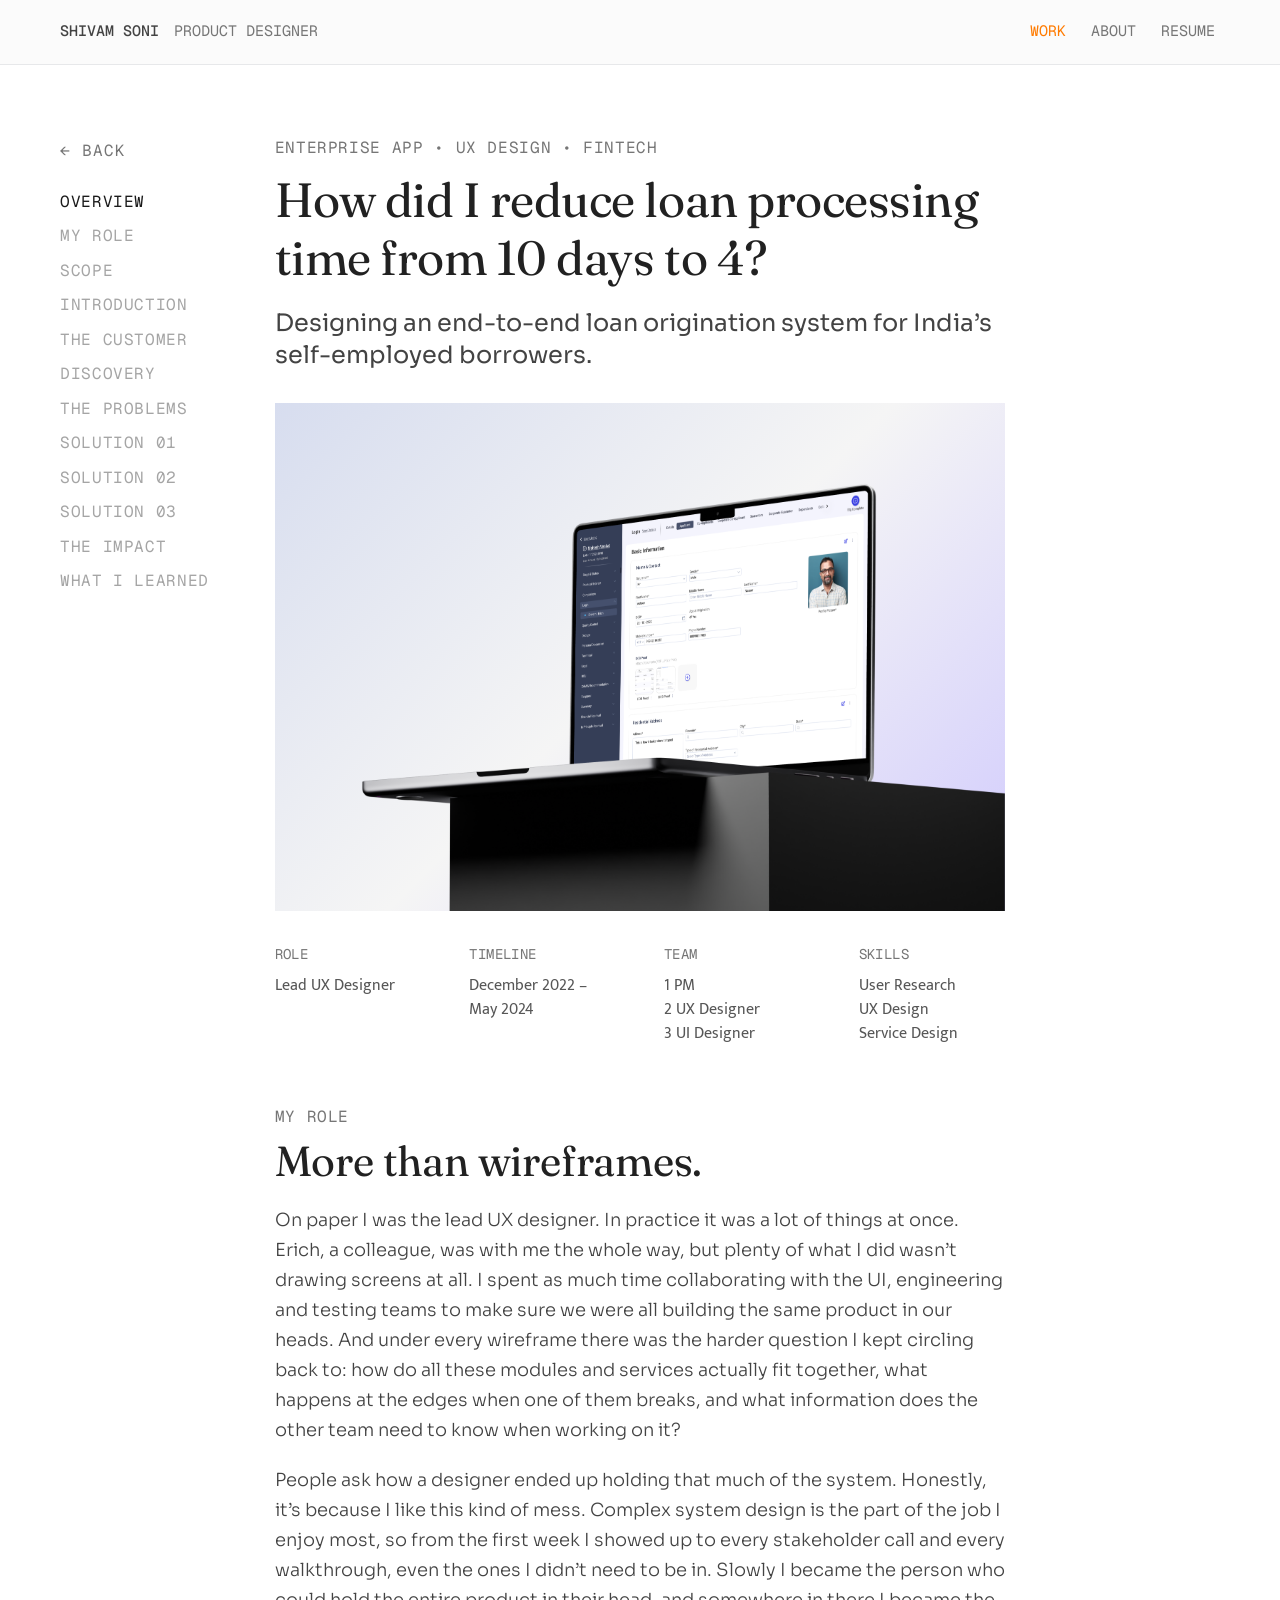
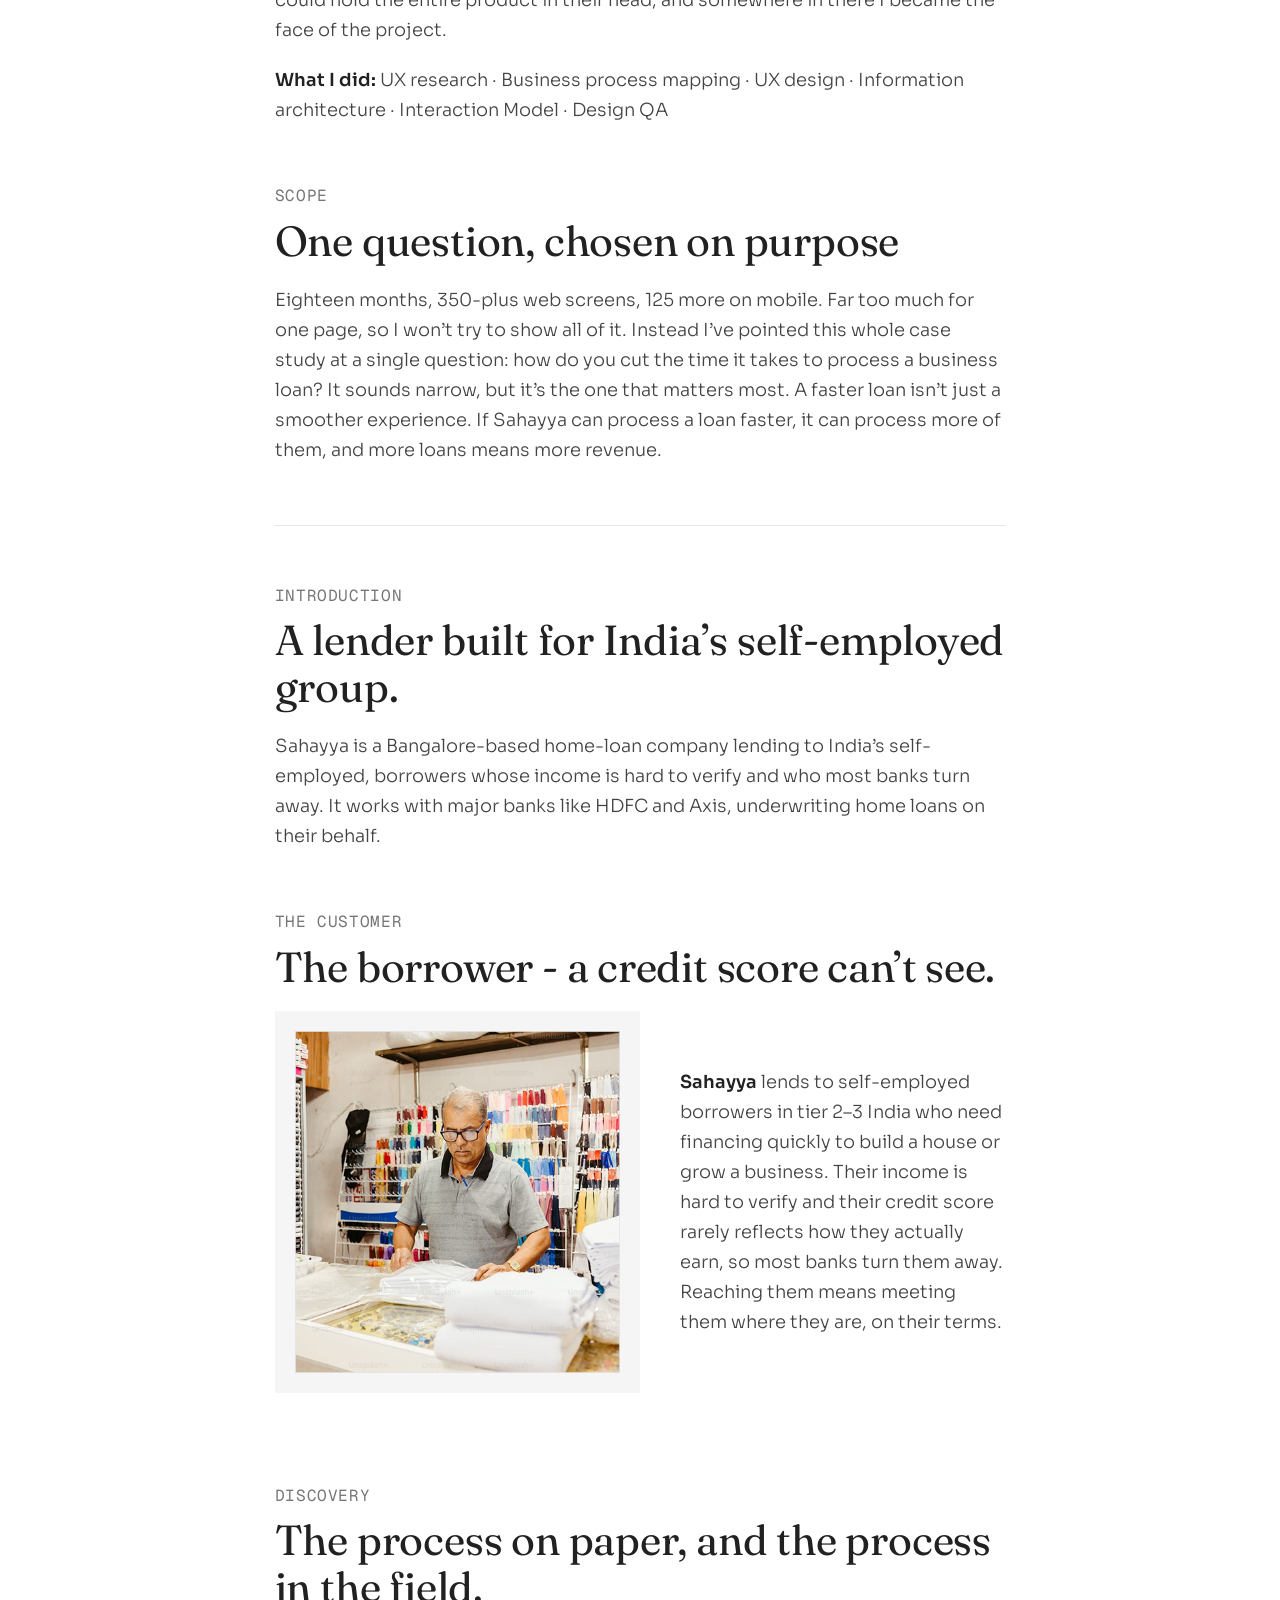
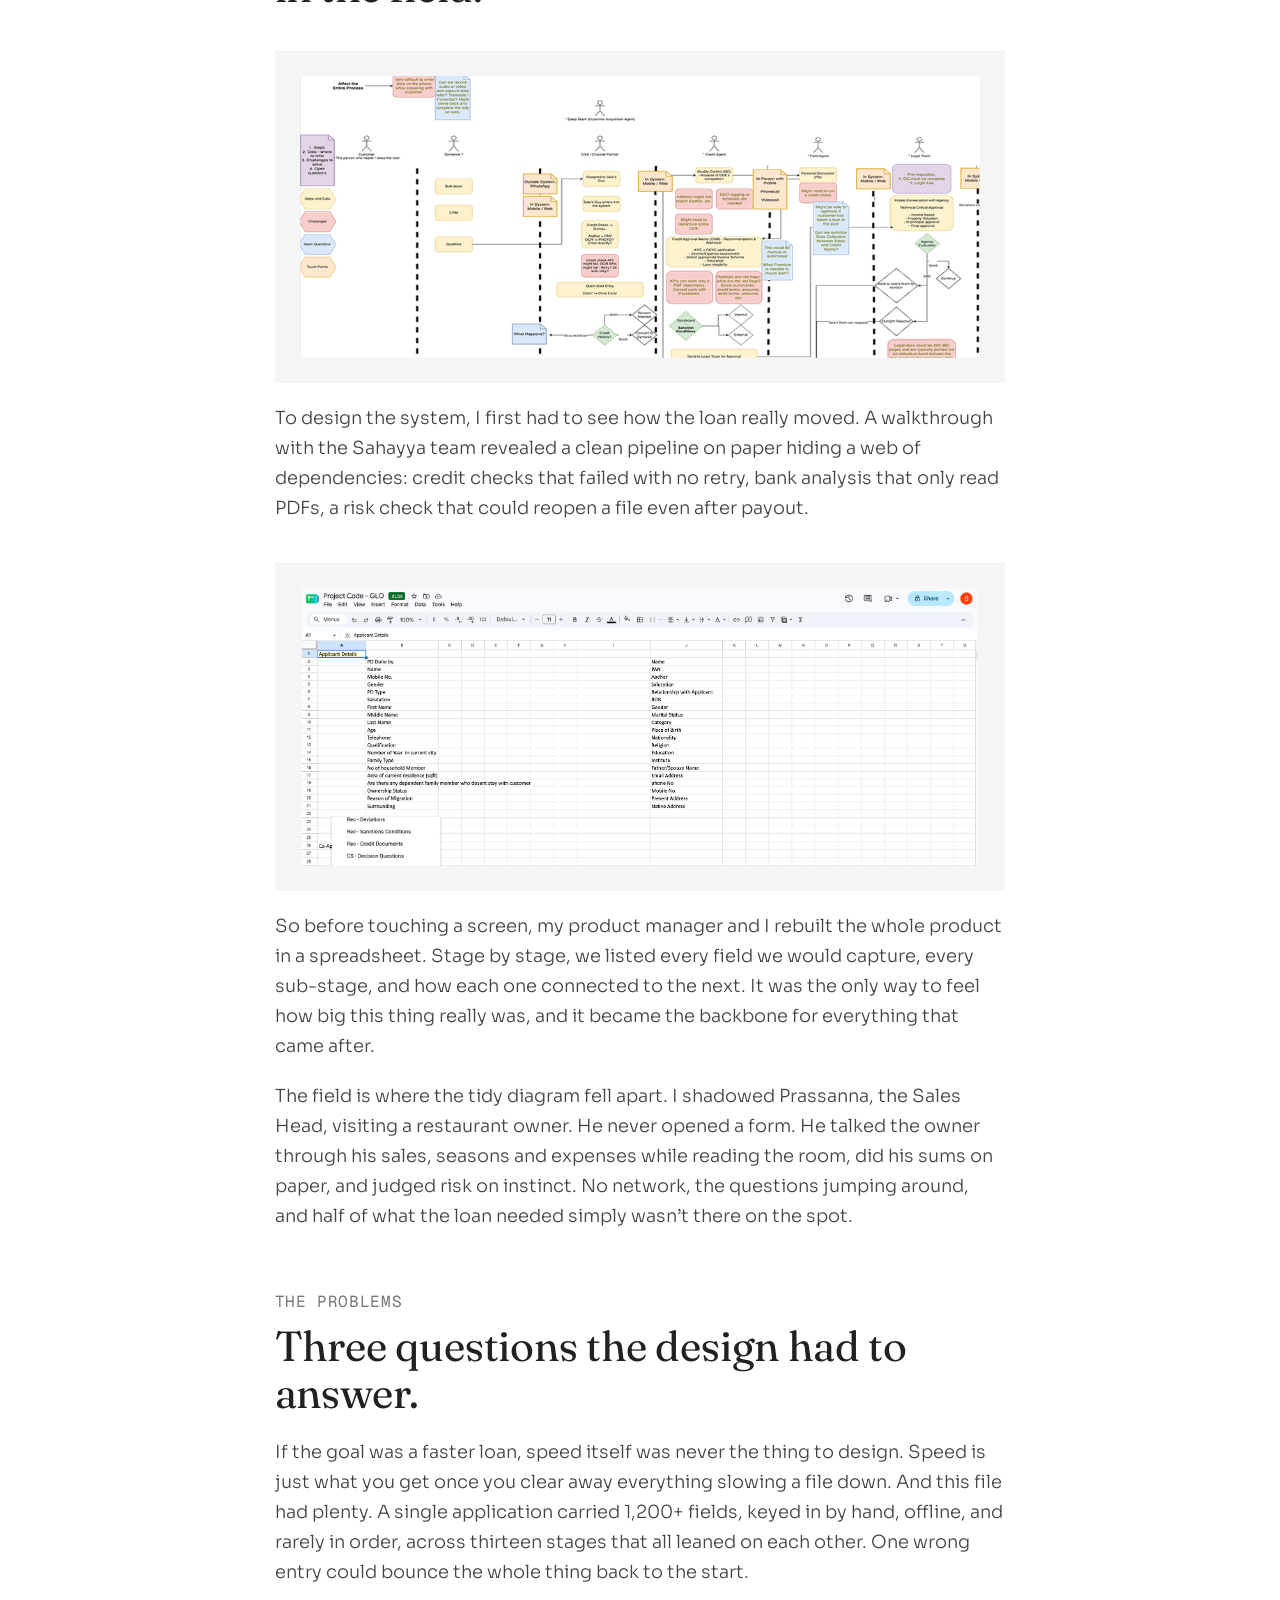
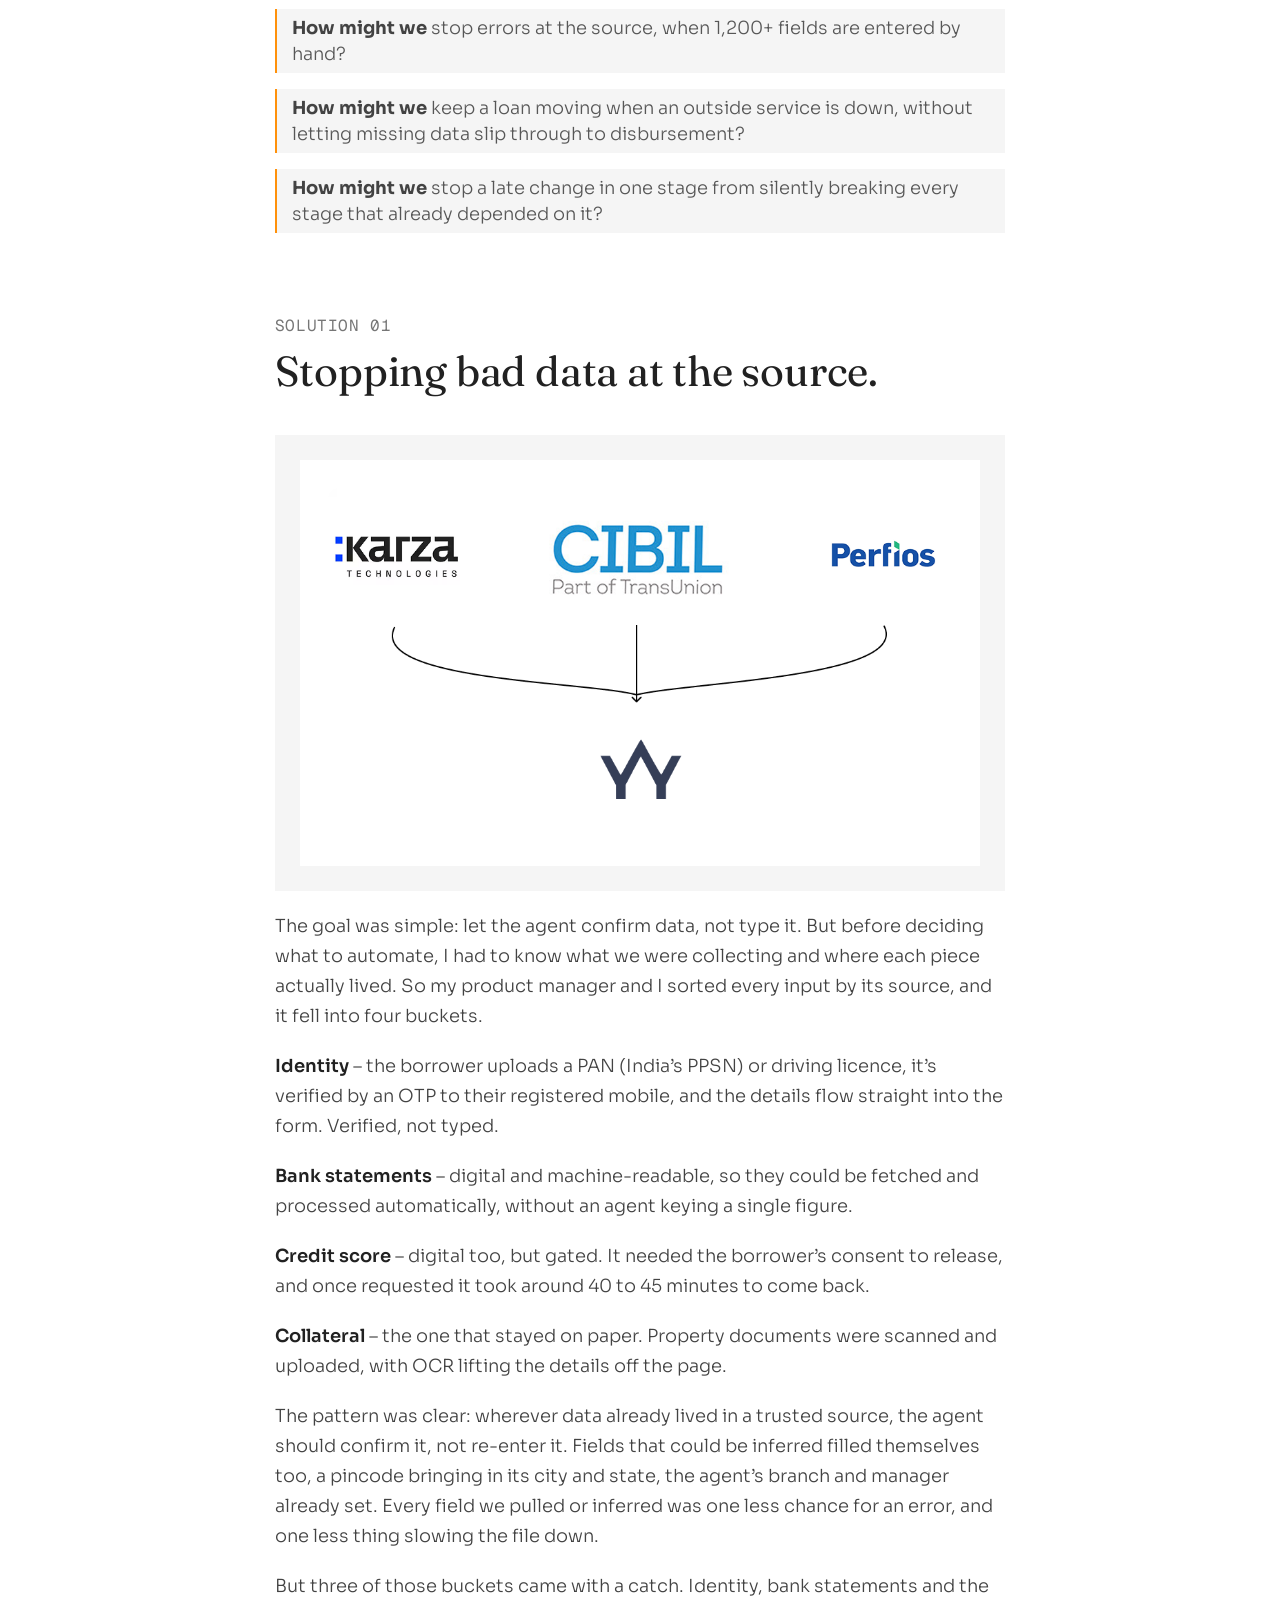
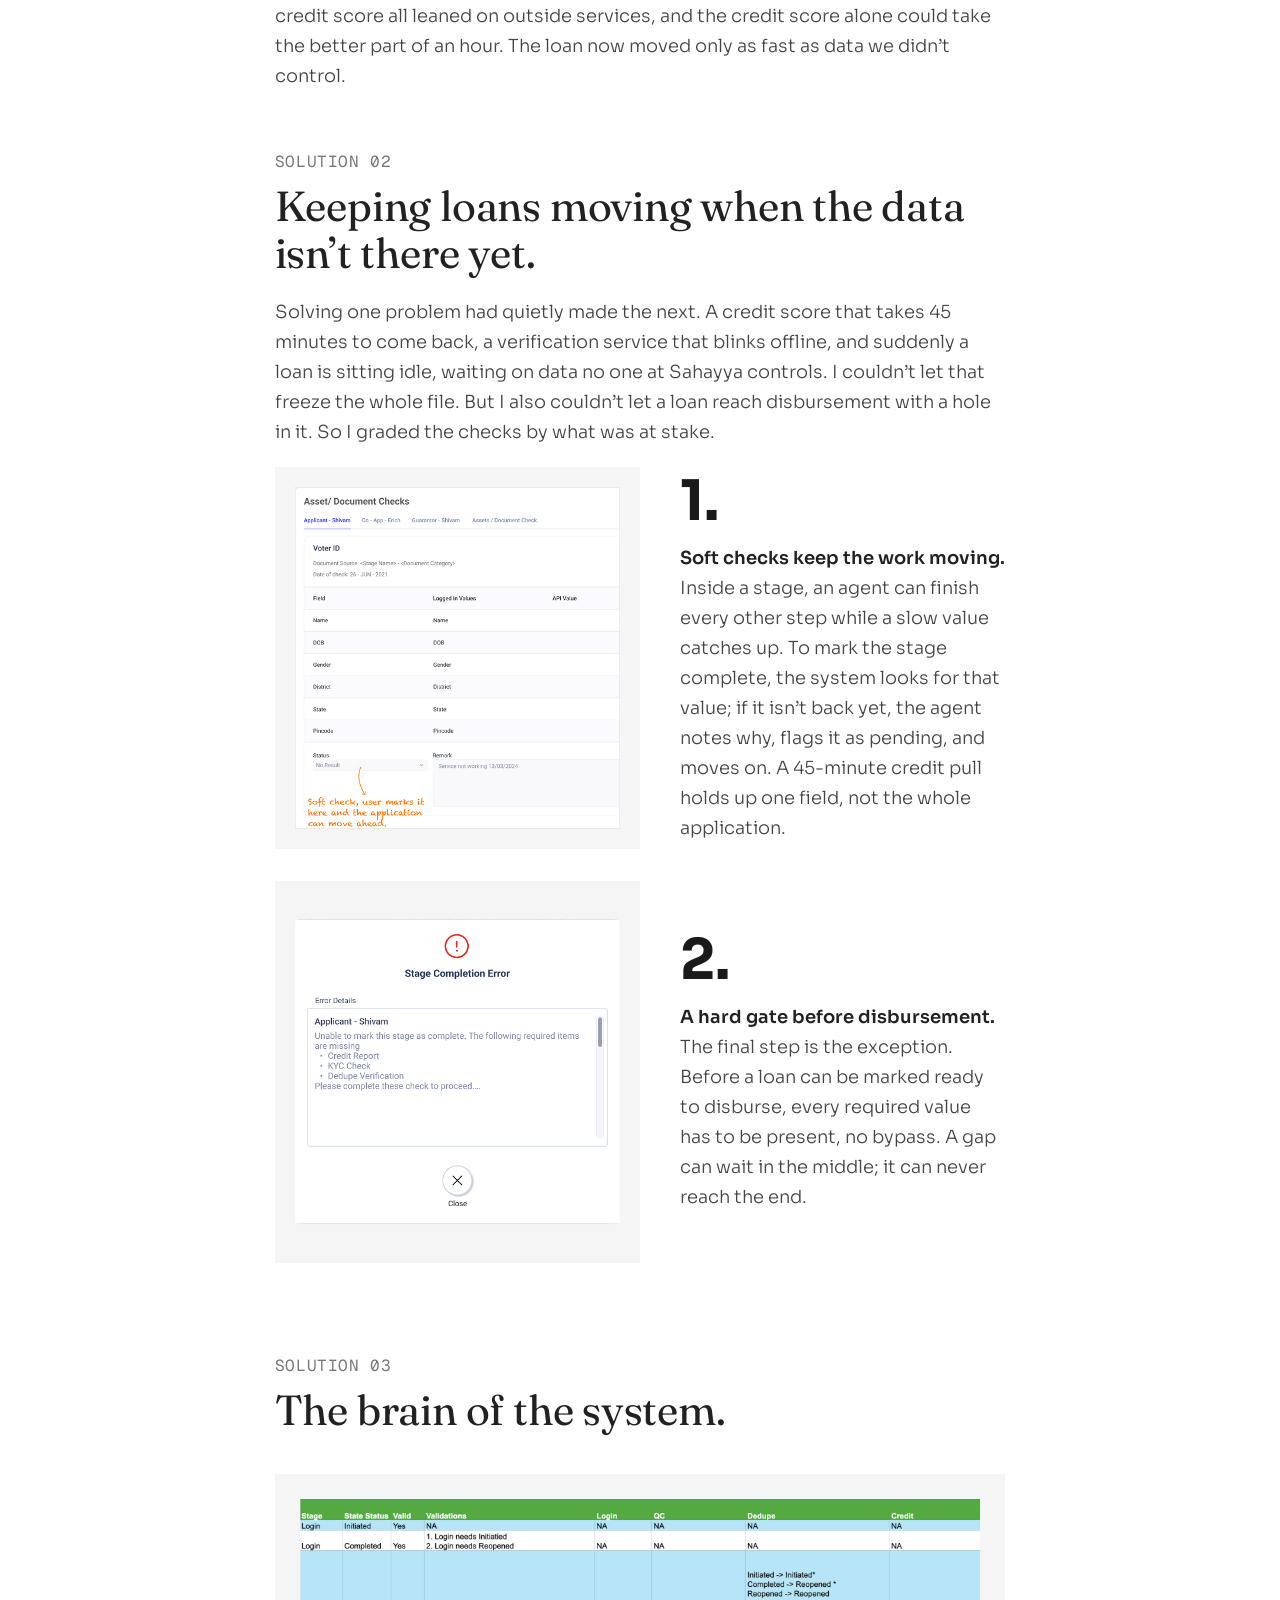
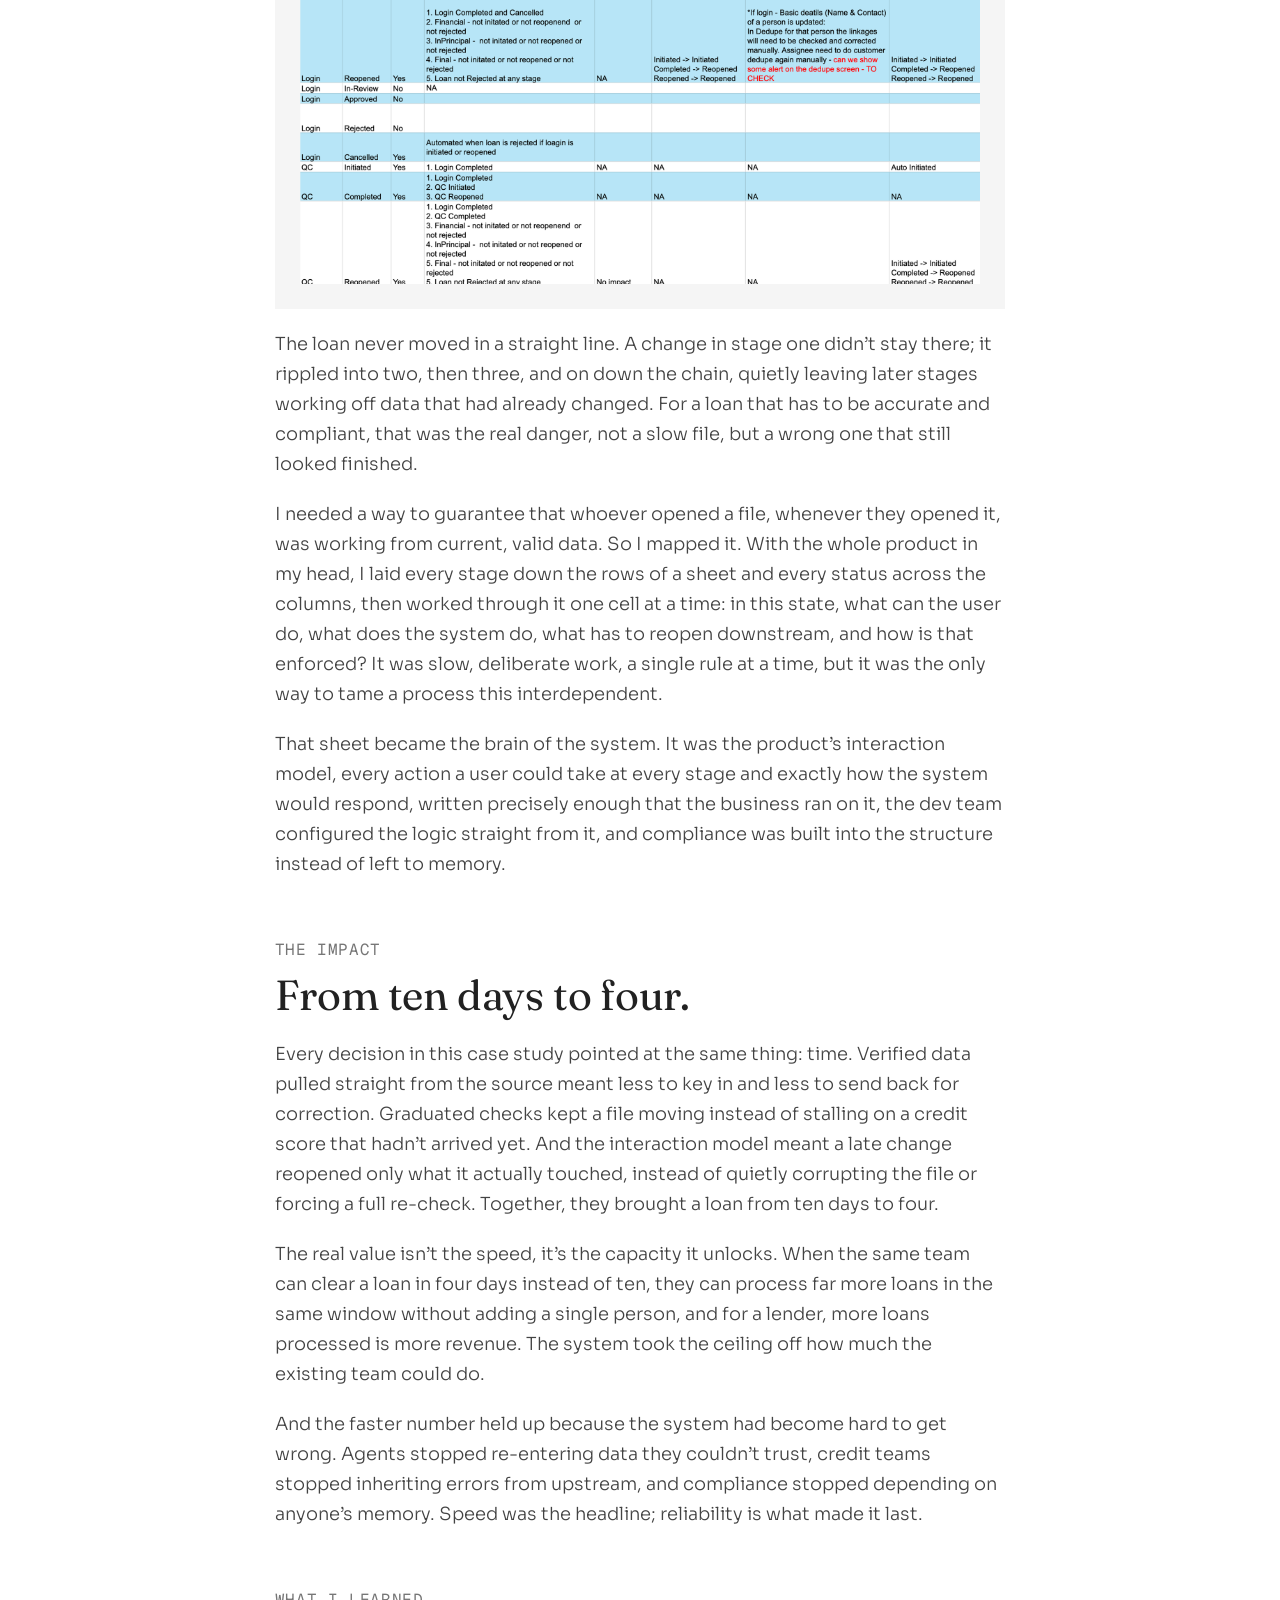
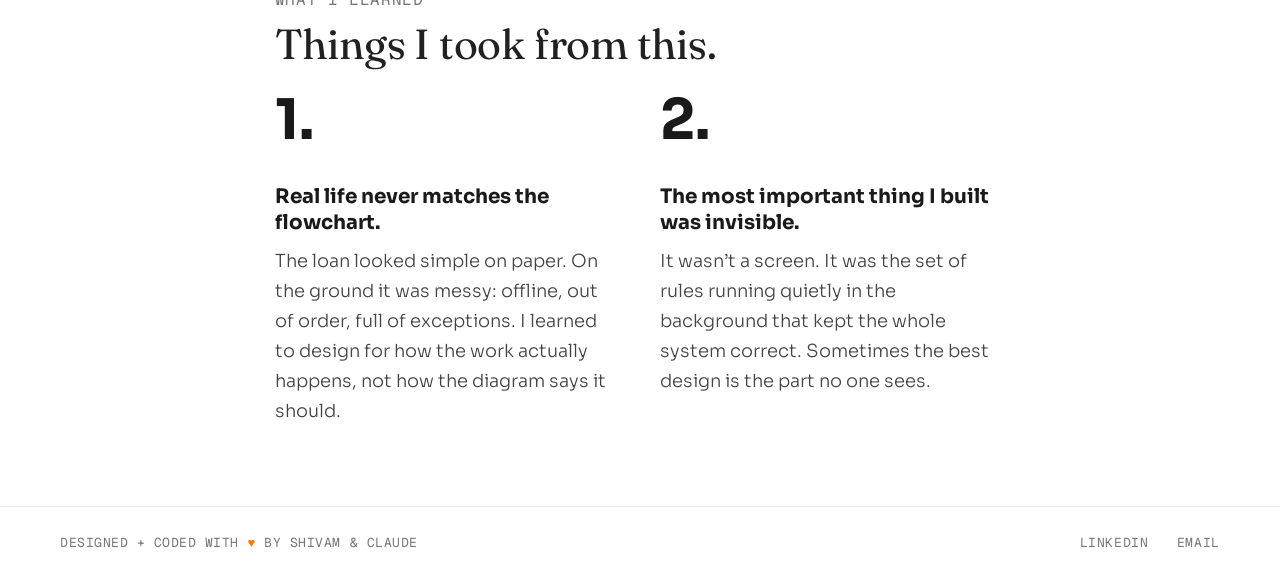
<file: sahayya.html>
<!DOCTYPE html>
<html lang="en">
<head>
  <meta charset="UTF-8" />
  <meta name="viewport" content="width=device-width, initial-scale=1.0" />
  <!-- Microsoft Clarity -->
  <script type="text/javascript">
    (function(c,l,a,r,i,t,y){
        c[a]=c[a]||function(){(c[a].q=c[a].q||[]).push(arguments)};
        t=l.createElement(r);t.async=1;t.src="https://www.clarity.ms/tag/"+i;
        y=l.getElementsByTagName(r)[0];y.parentNode.insertBefore(t,y);
    })(window, document, "clarity", "script", "ylozhf8jq7");
  </script>
  <link rel="icon" href="assets/favicon.svg" type="image/svg+xml" />
  <link rel="icon" href="assets/favicon-32.png" sizes="32x32" type="image/png" />
  <link rel="apple-touch-icon" href="assets/apple-touch-icon.png" />
  <title>Sahayya — Shivam Soni</title>
  <meta name="description" content="Case study: designing an end-to-end loan origination system for India's self-employed borrowers — reducing loan processing time from 10 days to 4." />

  <!-- Open Graph -->
  <meta property="og:type" content="website" />
  <meta property="og:title" content="Sahayya — Reducing loan processing time from 10 days to 4" />
  <meta property="og:description" content="An end-to-end loan origination system for India's self-employed borrowers. A UX case study by Shivam Soni." />
  <meta property="og:image" content="assets/img/sahayya/hero-laptop.png" />

  <link rel="preconnect" href="https://fonts.googleapis.com" />
  <link rel="preconnect" href="https://fonts.gstatic.com" crossorigin />
  <link href="https://fonts.googleapis.com/css2?family=Fraunces:opsz,wght@9..144,400;9..144,500;9..144,600&family=Mukta:wght@400;500;600;700&family=Sora:wght@300;400;600;700&family=Geist+Mono:wght@400;500&display=swap" rel="stylesheet" />
  <link rel="stylesheet" href="assets/css/styles.css?v=20261017" />
</head>
<body class="kf cs sa">

  <!-- ===================== TOP NAV ===================== -->
  <header class="site-nav">
    <div class="site-nav__inner">
      <div class="site-nav__rail" aria-hidden="true"></div>
      <div class="site-nav__col">
      <a class="brand" href="index.html">
        <span class="brand__name">Shivam Soni</span>
        <span class="brand__role">Product Designer</span>
      </a>
      <nav class="site-nav__nav" aria-label="Primary">
        <button class="site-nav__toggle" type="button" aria-expanded="false" aria-controls="nav-menu">
          <span>Work</span>
          <svg class="site-nav__caret" viewBox="0 0 24 24" fill="none" aria-hidden="true"><path d="M6 9l6 6 6-6" stroke="currentColor" stroke-width="2" stroke-linecap="round" stroke-linejoin="round" /></svg>
        </button>
        <div class="site-nav__links" id="nav-menu">
          <a href="index.html" class="is-current">Work</a>
          <a href="about.html">About</a>
          <a href="https://drive.google.com/file/d/1szhlKCJLZO5032RSUDJxsAey4lzY45WD/view?usp=drive_link" target="_blank" rel="noopener noreferrer">Resume</a>
        </div>
      </nav>
      </div>
    </div>
  </header>

  <!-- ===================== MAIN LAYOUT ===================== -->
  <div class="layout">

    <!-- ---- Sticky sidebar ---- -->
    <aside class="sidebar">
      <a class="sidebar__back" href="index.html">&larr; Back</a>
      <nav class="section-nav" aria-label="Sections">
        <a href="#overview" class="section-nav__link">Overview</a>
        <a href="#my-role" class="section-nav__link">My role</a>
        <a href="#scope" class="section-nav__link">Scope</a>
        <a href="#introduction" class="section-nav__link">Introduction</a>
        <a href="#customer" class="section-nav__link">The customer</a>
        <a href="#discovery" class="section-nav__link">Discovery</a>
        <a href="#problems" class="section-nav__link">The problems</a>
        <a href="#solution-01" class="section-nav__link">Solution 01</a>
        <a href="#solution-02" class="section-nav__link">Solution 02</a>
        <a href="#solution-03" class="section-nav__link">Solution 03</a>
        <a href="#impact" class="section-nav__link">The impact</a>
        <a href="#learnings" class="section-nav__link">What I learned</a>
      </nav>
    </aside>

    <!-- ---- Content column ---- -->
    <main class="content">

      <!-- ===== HERO / OVERVIEW ===== -->
      <section id="overview" class="section hero">
        <p class="eyebrow">Enterprise app &bull; UX Design &bull; Fintech</p>
        <h1 class="hero__title">How did I reduce loan processing time from 10 days to 4?</h1>
        <p class="hero__subtitle">Designing an end-to-end loan origination system for India&rsquo;s self-employed borrowers.</p>

        <!-- Hero stage: animated "Moving gradient" WebGPU shader (canvas, behind)
             + transparent laptop mockup on top. Canvas keeps a CSS gradient
             fallback for browsers without WebGPU. -->
        <div class="sa-hero-stage" data-moving-gradient>
          <canvas class="sa-hero-stage__canvas" aria-hidden="true"></canvas>
          <img class="sa-hero-stage__mockup" src="assets/img/sahayya/hero-mockup.png"
               width="2051" height="1426" fetchpriority="high"
               alt="The Sahayya loan-origination app shown on a laptop" />
        </div>

        <dl class="meta">
          <div class="meta__col">
            <dt>Role</dt>
            <dd>Lead UX Designer</dd>
          </div>
          <div class="meta__col">
            <dt>Timeline</dt>
            <dd>December 2022 &ndash; May 2024</dd>
          </div>
          <div class="meta__col">
            <dt>Team</dt>
            <dd>1 PM<br />2 UX Designer<br />3 UI Designer</dd>
          </div>
          <div class="meta__col">
            <dt>Skills</dt>
            <dd>User Research<br />UX Design<br />Service Design</dd>
          </div>
        </dl>
      </section>

      <!-- ===== MY ROLE ===== -->
      <section id="my-role" class="section">
        <p class="eyebrow">My role</p>
        <h2 class="section__title">More than wireframes.</h2>
        <p class="body">On paper I was the lead UX designer. In practice it was a lot of things at once. Erich, a colleague, was with me the whole way, but plenty of what I did wasn&rsquo;t drawing screens at all. I spent as much time collaborating with the UI, engineering and testing teams to make sure we were all building the same product in our heads. And under every wireframe there was the harder question I kept circling back to: how do all these modules and services actually fit together, what happens at the edges when one of them breaks, and what information does the other team need to know when working on it?</p>
        <p class="body">People ask how a designer ended up holding that much of the system. Honestly, it&rsquo;s because I like this kind of mess. Complex system design is the part of the job I enjoy most, so from the first week I showed up to every stakeholder call and every walkthrough, even the ones I didn&rsquo;t need to be in. Slowly I became the person who could hold the entire product in their head, and somewhere in there I became the face of the project.</p>
        <p class="body"><strong>What I did:</strong> UX research &middot; Business process mapping &middot; UX design &middot; Information architecture &middot; Interaction Model &middot; Design QA</p>
      </section>

      <!-- ===== SCOPE ===== -->
      <section id="scope" class="section">
        <p class="eyebrow">Scope</p>
        <h2 class="section__title">One question, chosen on purpose</h2>
        <p class="body">Eighteen months, 350-plus web screens, 125 more on mobile. Far too much for one page, so I won&rsquo;t try to show all of it. Instead I&rsquo;ve pointed this whole case study at a single question: how do you cut the time it takes to process a business loan? It sounds narrow, but it&rsquo;s the one that matters most. A faster loan isn&rsquo;t just a smoother experience. If Sahayya can process a loan faster, it can process more of them, and more loans means more revenue.</p>
      </section>

      <hr class="sa-rule" />

      <!-- ===== INTRODUCTION ===== -->
      <section id="introduction" class="section">
        <p class="eyebrow">Introduction</p>
        <h2 class="section__title">A lender built for India&rsquo;s self-employed group.</h2>
        <p class="body">Sahayya is a Bangalore-based home-loan company lending to India&rsquo;s self-employed, borrowers whose income is hard to verify and who most banks turn away. It works with major banks like HDFC and Axis, underwriting home loans on their behalf.</p>
      </section>

      <!-- ===== THE CUSTOMER ===== -->
      <section id="customer" class="section">
        <p class="eyebrow">The customer</p>
        <h2 class="section__title">The borrower - a credit score can&rsquo;t see.</h2>
        <div class="sa-split">
          <figure class="asset-slot sa-split__media" data-caption="Meet the borrower — self-employed, hard to score">
            <img src="assets/img/sahayya/persona-suresh.png" alt="Persona of a Sahayya borrower — self-employed, steady income, hard to verify on paper" />
          </figure>
          <div class="sa-split__text">
            <p class="body"><strong>Sahayya</strong> lends to self-employed borrowers in tier 2&ndash;3 India who need financing quickly to build a house or grow a business. Their income is hard to verify and their credit score rarely reflects how they actually earn, so most banks turn them away. Reaching them means meeting them where they are, on their terms.</p>
          </div>
        </div>
      </section>

      <!-- ===== DISCOVERY ===== -->
      <section id="discovery" class="section">
        <p class="eyebrow">Discovery</p>
        <h2 class="section__title">The process on paper, and the process in the field.</h2>

        <figure class="asset-slot sa-shot" data-caption="The loan pipeline on paper — lead to disbursal">
          <img src="assets/img/sahayya/research-journey.png" alt="The Sahayya loan pipeline mapped on paper, from lead to disbursal" />
        </figure>
        <p class="body">To design the system, I first had to see how the loan really moved. A walkthrough with the Sahayya team revealed a clean pipeline on paper hiding a web of dependencies: credit checks that failed with no retry, bank analysis that only read PDFs, a risk check that could reopen a file even after payout.</p>

        <figure class="asset-slot sa-shot" data-caption="The whole product rebuilt in a spreadsheet — stage by stage">
          <img src="assets/img/sahayya/product-spreadsheet.png" alt="The entire product rebuilt in a spreadsheet — every stage, sub-stage, and field" />
        </figure>
        <p class="body">So before touching a screen, my product manager and I rebuilt the whole product in a spreadsheet. Stage by stage, we listed every field we would capture, every sub-stage, and how each one connected to the next. It was the only way to feel how big this thing really was, and it became the backbone for everything that came after.</p>
        <p class="body">The field is where the tidy diagram fell apart. I shadowed Prassanna, the Sales Head, visiting a restaurant owner. He never opened a form. He talked the owner through his sales, seasons and expenses while reading the room, did his sums on paper, and judged risk on instinct. No network, the questions jumping around, and half of what the loan needed simply wasn&rsquo;t there on the spot.</p>
      </section>

      <!-- ===== THE PROBLEMS ===== -->
      <section id="problems" class="section">
        <p class="eyebrow">The problems</p>
        <h2 class="section__title">Three questions the design had to answer.</h2>
        <p class="body">If the goal was a faster loan, speed itself was never the thing to design. Speed is just what you get once you clear away everything slowing a file down. And this file had plenty. A single application carried 1,200+ fields, keyed in by hand, offline, and rarely in order, across thirteen stages that all leaned on each other. One wrong entry could bounce the whole thing back to the start.</p>

        <ul class="hmw">
          <li class="hmw__item"><strong>How might we</strong> stop errors at the source, when 1,200+ fields are entered by hand?</li>
          <li class="hmw__item"><strong>How might we</strong> keep a loan moving when an outside service is down, without letting missing data slip through to disbursement?</li>
          <li class="hmw__item"><strong>How might we</strong> stop a late change in one stage from silently breaking every stage that already depended on it?</li>
        </ul>
      </section>

      <!-- ===== SOLUTION 01 ===== -->
      <section id="solution-01" class="section">
        <p class="eyebrow">Solution 01</p>
        <h2 class="section__title">Stopping bad data at the source.</h2>

        <figure class="asset-slot sa-shot" data-caption="Every input sorted by its source — four buckets">
          <img src="assets/img/sahayya/data-sources.png" alt="Inputs sorted by source into four buckets: identity, bank statements, credit score, and collateral" />
        </figure>

        <p class="body">The goal was simple: let the agent confirm data, not type it. But before deciding what to automate, I had to know what we were collecting and where each piece actually lived. So my product manager and I sorted every input by its source, and it fell into four buckets.</p>

        <p class="body"><strong>Identity</strong> &ndash; the borrower uploads a PAN (India&rsquo;s PPSN) or driving licence, it&rsquo;s verified by an OTP to their registered mobile, and the details flow straight into the form. Verified, not typed.</p>
        <p class="body"><strong>Bank statements</strong> &ndash; digital and machine-readable, so they could be fetched and processed automatically, without an agent keying a single figure.</p>
        <p class="body"><strong>Credit score</strong> &ndash; digital too, but gated. It needed the borrower&rsquo;s consent to release, and once requested it took around 40 to 45 minutes to come back.</p>
        <p class="body"><strong>Collateral</strong> &ndash; the one that stayed on paper. Property documents were scanned and uploaded, with OCR lifting the details off the page.</p>

        <p class="body">The pattern was clear: wherever data already lived in a trusted source, the agent should confirm it, not re-enter it. Fields that could be inferred filled themselves too, a pincode bringing in its city and state, the agent&rsquo;s branch and manager already set. Every field we pulled or inferred was one less chance for an error, and one less thing slowing the file down.</p>
        <p class="body">But three of those buckets came with a catch. Identity, bank statements and the credit score all leaned on outside services, and the credit score alone could take the better part of an hour. The loan now moved only as fast as data we didn&rsquo;t control.</p>
      </section>

      <!-- ===== SOLUTION 02 ===== -->
      <section id="solution-02" class="section">
        <p class="eyebrow">Solution 02</p>
        <h2 class="section__title">Keeping loans moving when the data isn&rsquo;t there yet.</h2>
        <p class="body">Solving one problem had quietly made the next. A credit score that takes 45 minutes to come back, a verification service that blinks offline, and suddenly a loan is sitting idle, waiting on data no one at Sahayya controls. I couldn&rsquo;t let that freeze the whole file. But I also couldn&rsquo;t let a loan reach disbursement with a hole in it. So I graded the checks by what was at stake.</p>

        <div class="sa-split">
          <figure class="asset-slot sa-split__media" data-caption="Soft check — mark a pending value and move on">
            <img src="assets/img/sahayya/asset-checks.png" alt="Asset and document checks screen — a soft check that lets the agent flag a pending value and continue" />
          </figure>
          <div class="sa-split__text">
            <span class="sa-note__num">1.</span>
            <p class="body"><strong>Soft checks keep the work moving.</strong> Inside a stage, an agent can finish every other step while a slow value catches up. To mark the stage complete, the system looks for that value; if it isn&rsquo;t back yet, the agent notes why, flags it as pending, and moves on. A 45-minute credit pull holds up one field, not the whole application.</p>
          </div>
        </div>

        <div class="sa-split">
          <figure class="asset-slot sa-split__media" data-caption="Hard gate — every required value present before disbursement">
            <img src="assets/img/sahayya/sql-error.png" alt="A hard gate before disbursement — the system blocks completion until every required value is present" />
          </figure>
          <div class="sa-split__text">
            <span class="sa-note__num">2.</span>
            <p class="body"><strong>A hard gate before disbursement.</strong> The final step is the exception. Before a loan can be marked ready to disburse, every required value has to be present, no bypass. A gap can wait in the middle; it can never reach the end.</p>
          </div>
        </div>
      </section>

      <!-- ===== SOLUTION 03 ===== -->
      <section id="solution-03" class="section">
        <p class="eyebrow">Solution 03</p>
        <h2 class="section__title">The brain of the system.</h2>

        <figure class="asset-slot sa-shot" data-caption="The interaction model — every stage against every status">
          <img src="assets/img/sahayya/rules-table.png" alt="The interaction model: a sheet mapping every stage against every status, with the rule for each cell" />
        </figure>

        <p class="body">The loan never moved in a straight line. A change in stage one didn&rsquo;t stay there; it rippled into two, then three, and on down the chain, quietly leaving later stages working off data that had already changed. For a loan that has to be accurate and compliant, that was the real danger, not a slow file, but a wrong one that still looked finished.</p>
        <p class="body">I needed a way to guarantee that whoever opened a file, whenever they opened it, was working from current, valid data. So I mapped it. With the whole product in my head, I laid every stage down the rows of a sheet and every status across the columns, then worked through it one cell at a time: in this state, what can the user do, what does the system do, what has to reopen downstream, and how is that enforced? It was slow, deliberate work, a single rule at a time, but it was the only way to tame a process this interdependent.</p>
        <p class="body">That sheet became the brain of the system. It was the product&rsquo;s interaction model, every action a user could take at every stage and exactly how the system would respond, written precisely enough that the business ran on it, the dev team configured the logic straight from it, and compliance was built into the structure instead of left to memory.</p>
      </section>

      <!-- ===== THE IMPACT ===== -->
      <section id="impact" class="section">
        <p class="eyebrow">The impact</p>
        <h2 class="section__title">From ten days to four.</h2>
        <p class="body">Every decision in this case study pointed at the same thing: time. Verified data pulled straight from the source meant less to key in and less to send back for correction. Graduated checks kept a file moving instead of stalling on a credit score that hadn&rsquo;t arrived yet. And the interaction model meant a late change reopened only what it actually touched, instead of quietly corrupting the file or forcing a full re-check. Together, they brought a loan from ten days to four.</p>
        <p class="body">The real value isn&rsquo;t the speed, it&rsquo;s the capacity it unlocks. When the same team can clear a loan in four days instead of ten, they can process far more loans in the same window without adding a single person, and for a lender, more loans processed is more revenue. The system took the ceiling off how much the existing team could do.</p>
        <p class="body">And the faster number held up because the system had become hard to get wrong. Agents stopped re-entering data they couldn&rsquo;t trust, credit teams stopped inheriting errors from upstream, and compliance stopped depending on anyone&rsquo;s memory. Speed was the headline; reliability is what made it last.</p>
      </section>

      <!-- ===== WHAT I LEARNED ===== -->
      <section id="learnings" class="section">
        <p class="eyebrow">What I learned</p>
        <h2 class="section__title">Things I took from this.</h2>
        <div class="sa-lessons">
          <div class="sa-lesson">
            <span class="sa-lesson__num">1.</span>
            <h3 class="sa-lesson__title">Real life never matches the flowchart.</h3>
            <p class="body">The loan looked simple on paper. On the ground it was messy: offline, out of order, full of exceptions. I learned to design for how the work actually happens, not how the diagram says it should.</p>
          </div>
          <div class="sa-lesson">
            <span class="sa-lesson__num">2.</span>
            <h3 class="sa-lesson__title">The most important thing I built was invisible.</h3>
            <p class="body">It wasn&rsquo;t a screen. It was the set of rules running quietly in the background that kept the whole system correct. Sometimes the best design is the part no one sees.</p>
          </div>
        </div>
      </section>

    </main>
  </div>

  <!-- ===================== FOOTER ===================== -->
  <footer class="site-footer">
    <div class="site-footer__inner">
      <p class="site-footer__credit">Designed + Coded with <span class="heart">&hearts;</span> by Shivam &amp; Claude</p>
      <nav class="site-footer__links" aria-label="Social">
        <a href="https://www.linkedin.com/in/designbyshivam/" target="_blank" rel="noopener noreferrer">LinkedIn</a>
        <a href="mailto:shivamsoni164@gmail.com" target="_blank" rel="noopener noreferrer">Email</a>
      </nav>
    </div>
  </footer>

  <script src="assets/js/main.js?v=20261017"></script>
  <script type="module" src="assets/js/moving-gradient.js?v=20261017"></script>
</body>
</html>
</file>
<file: assets/css/styles.css>
/* =====================================================================
   Sahayya case study — Shivam Soni
   Design tokens mirrored from Figma (Portfolio-Collab, node 13:1399)
   ===================================================================== */

:root {
  /* =================================================================
     Design tokens — single source of truth for the whole site.
     Values mirror the Figma "Mode 1" token export (Grey + Tangy Orange).
     ================================================================= */

  /* ---- Grey ramp (Figma "Grey") ---- */
  --grey-40:  #fbfbfb;
  --grey-50:  #fafafa;
  --grey-100: #f5f5f5;
  --grey-200: #e6e6e6;
  --grey-300: #d6d6d6;
  --grey-400: #a5a5a5;
  --grey-500: #767676;
  --grey-600: #575757;
  --grey-700: #434343;
  --grey-800: #212121;
  --grey-900: #1a1a1a;
  --grey-950: #0a0a0a;

  /* ---- Tangy Orange ramp (Figma "Tangy Orange") — brand accent ---- */
  --tangy-50:  #fff9ec;
  --tangy-100: #fff2d3;
  --tangy-200: #ffe2a5;
  --tangy-300: #ffcc6d;
  --tangy-400: #ffab32;
  --tangy-500: #ff910a;
  --tangy-600: #ff7b00;
  --tangy-700: #cc5902;
  --tangy-800: #a1460b;
  --tangy-900: #823b0c;
  --tangy-950: #461c04;

  /* ---- Semantic aliases (use these in components) ---- */
  --accent:        var(--tangy-600);   /* primary brand accent  #ff7b00 */
  --accent-strong: var(--tangy-700);   /* hover / pressed        #cc5902 */
  --accent-soft:   var(--tangy-400);   /* soft accent rules      #ffab32 */
  --accent-tint:   var(--tangy-50);    /* faint accent surface   #fff9ec */

  /* ---- Product / illustrative colours (NOT brand tokens — see note) ---- */
  --blue:       #3b41e3;      /* Sahayya app UI recreation */
  --blue-10:    #f5f5fe;
  --error:      #ff5630;      /* SQL-error dialog (semantic red) */
  --success:    #1f8a4c;      /* "mandatory/positive" status pill */

  /* ---- Surfaces ---- */
  --bg:            #ffffff;
  --persona-bg:    #f6efe6;   /* warm cream card (illustrative) */
  --lavender:      #f4f0fe;   /* hero placeholder tint (illustrative) */
  --hairline:      rgba(50, 64, 79, 0.10);

  /* ---- Type ---- */
  --font-sans: "Mukta", "Ek Mukta", -apple-system, BlinkMacSystemFont, "Segoe UI", Roboto, Arial, sans-serif;
  --font-mono: "Geist Mono", ui-monospace, SFMono-Regular, Menlo, Consolas, monospace;
  /* Serif display face for headings (Fraunces), matching the Figma design */
  --font-display: "Fraunces", Georgia, "Times New Roman", serif;
  /* Body/UI face for the Home + About pages (Figma uses Sora) */
  --font-body: "Sora", -apple-system, BlinkMacSystemFont, "Segoe UI", Roboto, Arial, sans-serif;

  /* ---- Layout ---- */
  --nav-h: 64px;
  --content-max: 768px;
  --sidebar-w: 200px;
  --gutter: 64px;
  --page-pad-x: 60px;
  --wrap-max: 1200px;
  --section-gap: 88px;
}

/* ---------------------------------------------------------------- reset */
*,
*::before,
*::after { box-sizing: border-box; }

html { scroll-behavior: smooth; scroll-padding-top: calc(var(--nav-h) + 24px); }

body {
  margin: 0;
  background: var(--bg);
  color: var(--grey-600);
  font-family: var(--font-sans);
  font-size: 18px;
  line-height: 1.6;
  -webkit-font-smoothing: antialiased;
  text-rendering: optimizeLegibility;
}

img { max-width: 100%; display: block; }
a { color: inherit; text-decoration: none; }

/* ================================================================= NAV */
.site-nav {
  position: sticky;
  top: 0;
  z-index: 100;
  background: var(--grey-40);            /* Figma grey/40 #fbfbfb */
  border-bottom: 1px solid var(--hairline);
}
.site-nav__inner {
  /* Uniform nav width across every page (1602 content + 60px gutters). */
  max-width: calc(1602px + var(--page-pad-x) * 2);
  margin: 0 auto;
  min-height: var(--nav-h);
  padding: 20px var(--page-pad-x) 21px;
  display: flex;
  align-items: center;
  gap: var(--gutter);
}
/* Rail is legacy (old content-aligned nav); the bar now spans the full inner
   width on all pages, brand hard-left and links hard-right. */
.site-nav__rail { display: none; }
.site-nav__col {
  flex: 1 1 auto;
  min-width: 0;
  max-width: none;
  display: flex;
  align-items: center;
  justify-content: space-between;
}
.brand {
  display: flex;
  gap: 15px;
  align-items: flex-start;
  font-family: var(--font-mono);
  font-size: 15px;
  line-height: 22.5px;
  text-transform: uppercase;
}
.brand__name  { color: var(--grey-700); font-weight: 500; }
.brand__role  { color: var(--grey-500); }

/* ---- Primary nav wrapper (holds the desktop links + mobile toggle) ---- */
.site-nav__nav { position: relative; display: flex; align-items: center; }

.site-nav__links {
  display: flex;
  align-items: center;
  gap: 15px;
  font-family: var(--font-mono);
  font-size: 15px;
  line-height: 22.5px;
  text-transform: uppercase;
  color: var(--grey-500);
}
.site-nav__links a {
  padding: 0 5px;
  color: var(--grey-500);
  transition: color .18s ease;
}
.site-nav__links a:hover { color: var(--grey-700); }
.site-nav__links a.is-current { color: var(--accent); }

/* ---- Mobile dropdown toggle (hidden on desktop) ---- */
.site-nav__toggle {
  display: none;
  align-items: center;
  gap: 2px;
  padding: 0 5px;
  margin: 0;
  border: 0;
  background: none;
  cursor: pointer;
  font-family: var(--font-mono);
  font-size: 15px;
  line-height: 22.5px;
  text-transform: uppercase;
  color: var(--accent);
}
.site-nav__caret {
  width: 24px;
  height: 24px;
  flex: 0 0 auto;
  transition: transform .18s ease;
}
.site-nav__toggle[aria-expanded="true"] .site-nav__caret { transform: rotate(180deg); }

/* ============================================================== LAYOUT */
.layout {
  max-width: var(--wrap-max);
  margin: 0 auto;
  padding: 72px var(--page-pad-x) 40px;
  display: flex;
  align-items: flex-start;
  gap: var(--gutter);
}

/* ---- Sidebar ---- */
.sidebar {
  position: sticky;
  top: calc(var(--nav-h) + 40px);
  flex: 0 0 var(--sidebar-w);
  width: var(--sidebar-w);
}
.sidebar__back {
  display: inline-block;
  font-family: var(--font-mono);
  font-size: 16px;
  line-height: 22.5px;
  text-transform: uppercase;
  letter-spacing: .06em;
  color: var(--grey-500);
  margin-bottom: 28px;
  transition: color .18s ease;
}
.sidebar__back:hover { color: var(--grey-800); }

.section-nav { display: flex; flex-direction: column; gap: 12px; }
.section-nav__link {
  font-family: var(--font-mono);
  font-size: 16px;
  line-height: 22.5px;
  text-transform: uppercase;
  letter-spacing: .04em;
  color: var(--grey-400);
  transition: color .18s ease;
  width: fit-content;
}
.section-nav__link:hover { color: var(--grey-600); }
.section-nav__link.is-active { color: var(--grey-900); }

/* ---- Content column ---- */
.content {
  flex: 1 1 auto;
  min-width: 0;
  max-width: var(--content-max);
}

.section { margin-bottom: var(--section-gap); }
.section:last-child { margin-bottom: 0; }

/* ============================================================ TYPE-SETS */
.eyebrow {
  font-family: var(--font-mono);
  font-size: 15px;
  letter-spacing: .04em;
  text-transform: uppercase;
  color: var(--grey-400);
  margin: 0 0 22px;
}

.hero__title {
  font-family: var(--font-display);
  font-optical-sizing: auto;
  font-size: clamp(32px, 4.8vw, 48px);
  line-height: 1.06;
  letter-spacing: -0.015em;
  color: var(--grey-800);
  font-weight: 400;
  margin: 0 0 22px;
}
.hero__subtitle {
  font-size: clamp(19px, 2.2vw, 22px);
  line-height: 1.45;
  color: var(--grey-400);
  margin: 0 0 40px;
  max-width: 680px;
}

.section__title {
  font-family: var(--font-display);
  font-optical-sizing: auto;
  font-size: clamp(28px, 4vw, 42px);
  line-height: 1.12;
  letter-spacing: -0.005em;
  color: var(--grey-800);
  font-weight: 400;
  margin: 0 0 20px;
}

.body {
  font-size: clamp(18px, 2.2vw, 22px);
  line-height: 1.45;
  color: var(--grey-500);
  margin: 0 0 22px;
  max-width: var(--content-max);
}
.body:last-child { margin-bottom: 0; }
.body strong { color: var(--grey-800); font-weight: 600; }

.caption {
  font-family: var(--font-mono);
  font-size: 13px;
  color: var(--grey-400);
  margin: 12px 0 28px;
}

/* ================================================================ META */
.meta {
  display: grid;
  grid-template-columns: repeat(4, 1fr);
  gap: 48px;
  margin: 0;
  padding-top: 8px;
}
.meta__col dt {
  font-family: var(--font-mono);
  font-size: 14px;
  text-transform: uppercase;
  letter-spacing: .03em;
  color: var(--grey-500);
  margin-bottom: 8px;
}
.meta__col dd {
  margin: 0;
  font-size: 16px;
  line-height: 1.5;
  color: var(--grey-600);
}

/* ======================================================= ASSET SLOTS */
/* Framed placeholders that "just work" whether or not the real
   exported image is present. When the <img> loads, it covers the
   placeholder; when it 404s, main.js reveals a labelled panel.       */
.asset-slot {
  position: relative;
  margin: 0 0 32px;
  border: 1px solid var(--hairline);
  border-radius: 6px;
  overflow: hidden;
  background: var(--lavender);
}
.asset-slot img { width: 100%; height: auto; display: block; }

.asset-slot.is-missing { background: var(--grey-40); }
.asset-slot.is-missing img { display: none; }
.asset-slot.is-missing::after {
  content: attr(data-caption) " — add to /images";
  display: flex;
  align-items: center;
  justify-content: center;
  text-align: center;
  padding: 24px;
  min-height: 100%;
  font-family: var(--font-mono);
  font-size: 13px;
  color: var(--grey-400);
  background:
    repeating-linear-gradient(45deg, transparent, transparent 11px, rgba(0,0,0,.02) 11px, rgba(0,0,0,.02) 12px);
}
/* Give empty slots a sensible height via aspect ratios */
.hero__image { aspect-ratio: 766 / 512; }
.diagram { aspect-ratio: 761 / 325; }
.diagram--matrix { aspect-ratio: 768 / 630; background: var(--grey-40); }
.diagram--wide { aspect-ratio: 768 / 158; }
.asset-slot.is-missing { aspect-ratio: auto; }
/* When a real image is present, let it define the height (avoids crop/gap
   when an export's ratio differs slightly from the placeholder box). */
.asset-slot:has(img) { aspect-ratio: auto; border: none; background: transparent; border-radius: 0; }
.asset-slot.is-missing.hero__image::after { min-height: 320px; }
.asset-slot.is-missing.diagram::after { min-height: 240px; }
.asset-slot.is-missing.diagram--matrix::after { min-height: 420px; }
.asset-slot.is-missing.diagram--wide::after { min-height: 120px; }

/* Small dialog image — keep it dialog-sized, not full width */
.error-slot { max-width: 420px; }

/* ============================================================ PERSONA */
.persona {
  display: grid;
  grid-template-columns: 320px 1fr;
  gap: 0;
  background: var(--persona-bg);
  border-radius: 10px;
  overflow: hidden;
  margin-bottom: 40px;
}
.persona__media {
  position: relative;
  min-height: 340px;
  background: #e9ddcb;
}
.persona__photo {
  margin: 0;
  border: none;
  border-radius: 0;
  height: 100%;
  background: #e2d4bf;
}
.persona__photo,
.persona__photo img { height: 100%; }
.persona__photo img { object-fit: cover; }
.persona__photo.is-missing { aspect-ratio: auto; }
.persona__photo.is-missing::after { min-height: 340px; }

.persona__body { padding: 32px 34px; }
.persona__kicker {
  font-family: var(--font-mono);
  font-size: 12px;
  letter-spacing: .08em;
  text-transform: uppercase;
  color: var(--accent);
  margin: 0 0 14px;
}
.persona__name {
  font-size: 32px;
  line-height: 1.1;
  font-weight: 600;
  color: var(--grey-800);
  margin: 0 0 14px;
}
.persona__name span { color: var(--accent); }
.persona__desc {
  font-size: 16px;
  color: var(--grey-600);
  margin: 0 0 20px;
}
.persona__quote {
  margin: 0 0 22px;
  padding-left: 16px;
  border-left: 2px solid var(--accent-soft);
  font-size: 16px;
  font-style: italic;
  color: var(--grey-700);
}

/* ---- chips ---- */
.chip-row { list-style: none; margin: 0; padding: 0; display: flex; flex-wrap: wrap; gap: 8px; }
.chip {
  font-family: var(--font-mono);
  font-size: 12px;
  letter-spacing: .02em;
  color: var(--grey-600);
  background: rgba(255, 255, 255, 0.7);
  border: 1px solid rgba(0, 0, 0, 0.06);
  border-radius: 999px;
  padding: 6px 12px;
  white-space: nowrap;
}
.chip--overlay {
  position: absolute;
  z-index: 2;
  background: rgba(255, 255, 255, 0.92);
  box-shadow: 0 2px 10px rgba(0, 0, 0, 0.08);
}
.chip--a { top: 16px; left: 16px; }
.chip--b { bottom: 16px; left: 16px; }

/* =============================================================== HMW */
.hmw { list-style: none; margin: 22px 0; padding: 0; display: flex; flex-direction: column; gap: 28px; }
.hmw__item {
  border-left: 2px solid var(--accent-soft);
  padding: 2px 0 2px 18px;
  font-style: italic;
  font-size: 18px;
  line-height: 1.5;
  color: var(--grey-600);
}
.hmw__item strong { color: var(--grey-800); font-weight: 600; }

/* ========================================================= UI CARD */
.ui-card {
  border: 1px solid var(--grey-300);
  border-radius: 8px;
  overflow: hidden;
  background: #fff;
  box-shadow: 0 8px 30px rgba(0, 0, 0, 0.05);
  margin: 8px 0 4px;
}
.ui-card__tabs {
  display: flex;
  flex-wrap: wrap;
  gap: 4px;
  padding: 10px 14px 0;
  background: var(--blue-10);
  border-bottom: 1px solid var(--grey-300);
}
.ui-tab {
  font-family: var(--font-mono);
  font-size: 12px;
  color: var(--grey-500);
  padding: 8px 12px;
  border-radius: 6px 6px 0 0;
}
.ui-tab.is-active { color: var(--blue); background: #fff; font-weight: 500; box-shadow: inset 0 -2px 0 var(--blue); }
.ui-card__meta {
  display: flex;
  align-items: center;
  flex-wrap: wrap;
  gap: 10px;
  padding: 14px 18px;
  font-family: var(--font-mono);
  font-size: 12px;
  color: var(--grey-500);
}
.ui-status {
  font-family: var(--font-mono);
  font-size: 11px;
  text-transform: uppercase;
  letter-spacing: .04em;
  padding: 3px 9px;
  border-radius: 999px;
}
.ui-status--positive { color: var(--success); background: rgba(31, 138, 76, 0.10); }
.ui-status--mandatory { color: var(--accent); background: var(--accent-tint); }

.ui-table-wrap { overflow-x: auto; }
.ui-table { width: 100%; border-collapse: collapse; font-size: 14px; min-width: 460px; }
.ui-table th {
  text-align: left;
  font-family: var(--font-mono);
  font-size: 11px;
  text-transform: uppercase;
  letter-spacing: .04em;
  color: var(--grey-400);
  font-weight: 500;
  padding: 10px 18px;
  border-bottom: 1px solid var(--grey-300);
  background: var(--grey-40);
}
.ui-table td { padding: 11px 18px; color: var(--grey-700); border-bottom: 1px solid var(--grey-300); }
.ui-table__section td {
  font-family: var(--font-mono);
  font-size: 11px;
  text-transform: uppercase;
  letter-spacing: .05em;
  color: var(--grey-500);
  background: var(--blue-10);
}
.ui-table tbody tr:last-child td { border-bottom: none; }
.ui-card__remark {
  margin: 0;
  padding: 14px 18px 16px;
  font-size: 14px;
  color: var(--grey-600);
  border-top: 1px solid var(--grey-300);
}
.ui-card__remark span {
  font-family: var(--font-mono);
  font-size: 11px;
  text-transform: uppercase;
  letter-spacing: .04em;
  color: var(--grey-400);
  margin-right: 10px;
}

/* ======================================================= ERROR CARD */
.error-card {
  border: 1px solid rgba(255, 86, 48, 0.35);
  border-radius: 8px;
  background: #fff;
  max-width: 420px;
  margin: 8px 0 32px;
  overflow: hidden;
  box-shadow: 0 8px 30px rgba(0, 0, 0, 0.05);
}
.error-card__head {
  display: flex;
  align-items: center;
  gap: 10px;
  background: rgba(255, 86, 48, 0.08);
  color: var(--error);
  font-weight: 600;
  font-size: 15px;
  padding: 14px 18px;
  border-bottom: 1px solid rgba(255, 86, 48, 0.2);
}
.error-card__dot { width: 10px; height: 10px; border-radius: 50%; background: var(--error); flex: 0 0 auto; }
.error-card__label {
  font-family: var(--font-mono);
  font-size: 11px;
  text-transform: uppercase;
  letter-spacing: .05em;
  color: var(--grey-400);
  margin: 16px 18px 6px;
}
.error-card__body { margin: 0; padding: 0 18px 18px; font-size: 14px; color: var(--grey-600); line-height: 1.6; }

/* ============================================================= FOOTER */
.site-footer {
  border-top: 1px solid var(--hairline);
  margin-top: 40px;
}
.site-footer__inner {
  /* Match the nav width so the footer aligns with the bar on every page. */
  max-width: calc(1602px + var(--page-pad-x) * 2);
  margin: 0 auto;
  padding: 26px var(--page-pad-x);
  display: flex;
  align-items: center;
  justify-content: space-between;
  gap: 20px;
}
.site-footer__credit {
  font-family: var(--font-mono);
  font-size: 13px;
  text-transform: uppercase;
  letter-spacing: .04em;
  color: var(--grey-500);
  margin: 0;
}
.heart { color: var(--accent); }
.site-footer__links {
  display: flex;
  gap: 28px;
  font-family: var(--font-mono);
  font-size: 13px;
  text-transform: uppercase;
  letter-spacing: .05em;
  color: var(--grey-500);
}
.site-footer__links a { transition: color .18s ease; }
.site-footer__links a:hover { color: var(--grey-800); }

/* ============================================================== HOME */
.visually-hidden {
  position: absolute; width: 1px; height: 1px; padding: 0; margin: -1px;
  overflow: hidden; clip: rect(0 0 0 0); white-space: nowrap; border: 0;
}
/* Homepage has no sidebar, so its content is a single column centred on
   the page (not offset by an empty rail like the case-study layout). */
.home-layout {
  max-width: calc(var(--content-max) + var(--page-pad-x) * 2);
  margin: 0 auto;
  padding: 72px var(--page-pad-x) 40px;
}
.home-rail { display: none; }
.home-content { min-width: 0; max-width: none; }

/* Centre the shared nav on the homepage so it lines up with that column */
.home .site-nav__rail { display: none; }
.home .site-nav__col { margin: 0 auto; }

/* =====================================================================
   HOME PAGE (Figma 273:76 desktop / 313:3715 mobile)
   Wide two-column layout: hero (heading + intro), then case rows pairing
   a text column with a MacBook browser mockup. Two-column >=1280px,
   single-column stack below (tablet + mobile).
   ===================================================================== */
/* Full-width nav on the homepage (no sidebar rail; not the centred About nav).
   The nav wrap matches the homepage content wrap so the brand + links line up
   with the content edges at full width. */
.hp .site-nav__rail { display: none; }
.hp .site-nav__col { max-width: none; }
.hp .site-nav__inner,
.hp .site-footer__inner { max-width: calc(1602px + var(--page-pad-x) * 2); }

.hp-main {
  max-width: calc(1602px + var(--page-pad-x) * 2);
  margin: 0 auto;
  padding: clamp(48px, 8vw, 120px) var(--page-pad-x);
}
.hp-stack { display: flex; flex-direction: column; gap: 44px; }

/* ---- Hero ---- */
.hp-hero {
  display: flex;
  gap: 60px;
  align-items: flex-end;
  padding-bottom: 40px;
}
.hp-hero__title {
  flex: 642 1 0;
  min-width: 0;
  margin: 0;
  font-family: var(--font-display);
  font-optical-sizing: auto;
  font-weight: 400;
  font-size: clamp(24px, 3.4vw, 45px);
  line-height: 1.3;
  letter-spacing: -0.023em;
  color: var(--grey-900);
}
.hp-hero__title strong { font-weight: 600; }
.hp-hero__intro {
  flex: 900 1 0;
  min-width: 0;
  margin: 0;
  font-family: var(--font-body);
  font-size: clamp(14px, 1.15vw, 18px);
  line-height: 1.56;
  letter-spacing: 0.005em;
  color: var(--grey-700);
}
.hp-hero__intro strong { font-weight: 600; }

.hp-divider { border: 0; border-top: 1px solid var(--grey-300); margin: 0; }

/* ---- Work ---- */
.hp-work { display: flex; flex-direction: column; gap: 60px; padding-top: 40px; }
/* Each project is a grey card (Figma: grey-100 panel, 30px padding, 60px text/image gap) */
.hp-case {
  display: flex;
  gap: 60px;
  align-items: flex-start;
  padding: 30px;
  background: var(--grey-100);
  text-decoration: none;
  color: inherit;
  outline-offset: 4px;
}
.hp-case__text {
  flex: 582 1 0;
  min-width: 0;
  display: flex;
  flex-direction: column;
  gap: 36px;
}
.hp-case__head { display: flex; flex-direction: column; gap: 22px; }
.hp-eyebrow {
  font-family: var(--font-mono);
  font-size: clamp(12px, 1vw, 16px);
  line-height: 1.4;
  letter-spacing: .02em;
  text-transform: uppercase;
  color: var(--grey-400);
  margin: 0;
}
.hp-case__title {
  font-family: var(--font-display);
  font-optical-sizing: auto;
  font-weight: 400;
  font-size: clamp(22px, 2.6vw, 34px);
  line-height: 1.235;
  letter-spacing: -0.01em;
  color: var(--grey-900);
  margin: 0;
}
/* Hover "underline reveal" on the inline title span (background-image technique,
   not text-decoration). currentColor matches the text; box-decoration-break keeps
   the underline continuous per line when the title wraps. */
.hp-case__title-u {
  background-image: linear-gradient(currentColor, currentColor);
  background-repeat: no-repeat;
  background-position: 0 90%;
  background-size: 0 1.5px;
  transition: background-size 0.583s cubic-bezier(0.16, 1, 0.2, 1);
  box-decoration-break: clone;
  -webkit-box-decoration-break: clone;
}
.hp-case:hover .hp-case__title-u,
.hp-case:focus-visible .hp-case__title-u { background-size: 100% 1.5px; }
@media (prefers-reduced-motion: reduce) {
  .hp-case__title-u { transition: none; }
}
.hp-case__subtitle {
  font-family: var(--font-body);
  font-weight: 300;
  font-size: clamp(14px, 1.15vw, 18px);
  line-height: 1.667;
  color: var(--grey-700);
  margin: 0;
}
.hp-meta { display: flex; flex-wrap: wrap; gap: 16px; margin: 0; }
.hp-meta__col { display: flex; flex-direction: column; gap: 8px; flex: 0 0 auto; width: 180px; }
.hp-meta__col dt {
  font-family: var(--font-mono);
  font-size: clamp(12px, 1vw, 16px);
  line-height: 1.4;
  text-transform: uppercase;
  color: var(--grey-600);
}
.hp-meta__col dd {
  margin: 0;
  font-family: var(--font-body);
  font-size: clamp(14px, 1.15vw, 16px);
  line-height: 24px;
  color: var(--grey-500);
}
.hp-meta__col dd span { display: block; }
.hp-meta__col dd span + span { margin-top: 2px; }
.hp-case:focus-visible { outline: 2px solid var(--accent); }

/* ---- Case media (single browser-mockup image supplied by the designer) ---- */
.hp-case__media { flex: 900 1 0; min-width: 0; margin: 0; }
.hp-case__media.asset-slot { border: 0; border-radius: 0; background: transparent; }
.hp-case__media.asset-slot:not(.is-missing) { aspect-ratio: auto; }
.hp-case__media img { width: 100%; height: auto; display: block; }
/* Placeholder box until the mockup image is uploaded */
.hp-case__media.is-missing { aspect-ratio: 1600 / 1000; background: var(--grey-100); }
.hp-case__media.is-missing::after { min-height: 200px; }
/* Agentic Design System card: a plain screen image (white, square top, 11.25px bottom corners) */
.hp-case__media--screen { background: #fff; border-radius: 0 0 11.25px 11.25px; overflow: hidden; }
.hp-case__media--screen img { aspect-ratio: 900 / 371; object-fit: cover; }

/* Stack to a single column on tablet + mobile; laptop mockup goes on top */
@media (max-width: 1279px) {
  /* Stacked column: reset the desktop flex ratios (flex-basis:0 would collapse
     the height of each item — notably the mockup image — to 0 in a column). */
  .hp-hero { flex-direction: column; align-items: flex-start; gap: 30px; padding-bottom: 0; }
  .hp-hero__title, .hp-hero__intro { flex: 0 0 auto; width: 100%; }
  .hp-case { flex-direction: column; gap: 24px; }
  .hp-case__text { flex: 0 0 auto; width: 100%; }
  .hp-case__media { flex: 0 0 auto; width: 100%; order: -1; }
  .hp-work { gap: 44px; }
}
@media (max-width: 640px) {
  /* Meta columns shrink so Role + Timeline still sit side by side on phones */
  .hp-meta__col { width: auto; min-width: 108px; }
  .hp-case { padding: 20px; }
}

/* ========================================================= ANIMATION */
.fade-in { opacity: 0; transform: translateY(18px); transition: opacity .6s ease, transform .6s ease; }
.fade-in.visible { opacity: 1; transform: none; }
@media (prefers-reduced-motion: reduce) {
  html { scroll-behavior: auto; }
  .fade-in { opacity: 1; transform: none; transition: none; }
}

/* ========================================================= RESPONSIVE */
@media (max-width: 1080px) {
  :root { --page-pad-x: 40px; --gutter: 44px; --sidebar-w: 176px; }
}

@media (max-width: 900px) {
  :root { --page-pad-x: 32px; --section-gap: 64px; }
  /* Sidebar collapses, so the nav spans the full width too */
  .site-nav__rail { display: none; }
  .site-nav__col { max-width: none; }
  /* align-items:stretch pins the content column to the screen width so
     wide children (e.g. the Kickfurther blueprint strip) scroll inside
     their own box instead of blowing the page out horizontally. */
  .layout { flex-direction: column; align-items: stretch; padding-top: 40px; gap: 0; }
  .sidebar {
    position: static;
    width: 100%;
    flex-basis: auto;
    margin-bottom: 40px;
    padding-bottom: 20px;
    border-bottom: 1px solid var(--hairline);
  }
  .sidebar__back { margin-bottom: 18px; }
  .section-nav {
    flex-direction: row;
    flex-wrap: wrap;
    gap: 10px 18px;
  }
  .content { max-width: none; }
  .persona { grid-template-columns: 1fr; }
  .persona__media { min-height: 260px; }
  .persona__photo.is-missing::after { min-height: 220px; }
}

@media (max-width: 640px) {
  :root { --page-pad-x: 20px; --nav-h: 60px; }
  body { font-size: 16px; }
  .site-nav__inner { padding: 20px var(--page-pad-x) 21px; }

  /* Collapse the inline links into a dropdown revealed by the toggle */
  .site-nav__toggle { display: inline-flex; }
  .site-nav__links {
    display: none;
    position: absolute;
    top: calc(100% + 21px);
    right: 0;
    flex-direction: column;
    align-items: flex-start;
    gap: 15px;
    width: 120px;
    padding: 20px;
    background: var(--grey-100);                  /* Figma grey/100 */
    box-shadow: 0 2px 1px rgba(165, 165, 165, 0.1);
    z-index: 110;
  }
  .site-nav__links.is-open { display: flex; }

  .meta { grid-template-columns: repeat(2, 1fr); gap: 28px; }
  .persona__body { padding: 24px; }
  .site-footer__inner { flex-direction: column; align-items: flex-start; gap: 14px; }
}

@media (max-width: 400px) {
  .meta { grid-template-columns: 1fr; }
}

/* ---- Home responsive ---- */
@media (max-width: 900px) {
  .home-layout { padding-top: 40px; gap: 0; }
  .home-rail { display: none; }
  .home-content { max-width: none; }
}


/* =====================================================================
   Kickfurther case study — page-specific overrides
   Type system differs from Sahayya: Fraunces (display, serif) for
   headings, Ek Mukta for body, mono for labels. Merged into this single stylesheet (scoped to body.kf).
   ===================================================================== */

body.kf {
  /* Redefine the shared font tokens for this page only */
  --font-sans: "Mukta", "Ek Mukta", -apple-system, BlinkMacSystemFont, "Segoe UI", Roboto, Arial, sans-serif;
  --font-display: "Fraunces", Georgia, "Times New Roman", serif;
  --font-mono: "Geist Mono", ui-monospace, SFMono-Regular, Menlo, Consolas, monospace;

  /* Kickfurther-specific tokens */
  --kf-purple: #8b3fa3;
  --red-200: #fee5ea;
  --red-700: #ed3355;
  --red-800: #c72850;

  font-size: 18px;
}

/* ---- Type tuning for the serif/sans pairing ---- */
.kf .eyebrow { font-size: 16px; line-height: 22.5px; color: var(--grey-500); }  /* Figma "Mono 16", Grey/500 */

.kf .hero__title {
  font-weight: 400;
  font-size: clamp(32px, 4.8vw, 48px);
  line-height: 1.06;
  letter-spacing: -0.015em;
  font-optical-sizing: auto;
}
.kf .hero__subtitle {
  font-family: var(--font-body);      /* Sora Regular (Figma hero subtitle) */
  font-weight: 400;
  font-size: 24px;
  line-height: 32px;
  color: var(--grey-700);             /* Figma grey/700 #434343 */
  max-width: none;                    /* fill the content column, like the body copy */
}
.kf .section__title {
  font-weight: 400;
  font-size: clamp(28px, 4vw, 42px);
  line-height: 1.12;
  letter-spacing: -0.005em;
  font-optical-sizing: auto;
}
.kf .body {
  font-family: var(--font-body);      /* Sora (Figma "Body Regular 22") */
  font-weight: 300;                    /* Light */
  font-size: 18px;
  line-height: 26px;
  color: var(--grey-700);
}

/* ---- Sub-section headings (Ek Mukta Medium 26) ---- */
.kf-subhead {
  font-family: var(--font-sans);
  font-weight: 500;
  font-size: clamp(21px, 2.6vw, 26px);
  line-height: 1.25;
  color: var(--grey-700);
  margin: 10px 0 20px;
}

/* ---- The "in the dark" statements: Ek Mukta 22 / grey-700, bold lead-in,
       subtle grey-40 fill + orange left rule (per Figma) ---- */
.kf .hmw { gap: 30px; }
.kf .hmw__item {
  font-family: var(--font-body);
  font-weight: 300;
  font-style: normal;
  font-size: 18px;
  line-height: 26px;
  color: var(--grey-600);
  background: var(--grey-100);
  border-left: 2px solid var(--tangy-500);   /* Figma Tangy Orange/500 #ff910a */
  padding: 6px 15px;
}
.kf .hmw__item strong { color: var(--grey-700); font-weight: 700; }

/* ===================================================== PROMISE CARDS */
.kf-cards {
  list-style: none;
  margin: 32px 0;
  padding: 0;
  display: grid;
  grid-template-columns: repeat(3, 1fr);
  gap: 24px;
}
.kf-card {
  display: flex;
  flex-direction: column;
  gap: 16px;
  background: var(--grey-50);
  border-radius: 12px;
  padding: 24px;
}
.kf-card__icon {
  width: 44px;
  height: 44px;
  border-radius: 50%;
  background: var(--kf-purple);
  display: flex;
  align-items: center;
  justify-content: center;
  flex: 0 0 auto;
  color: #fff;
}
.kf-card__icon svg { width: 20px; height: 20px; display: block; }
.kf-card__title {
  font-family: var(--font-sans);
  font-weight: 600;
  font-size: 20px;
  line-height: 1.25;
  color: var(--grey-900);
  margin: 0;
}
.kf-card__desc {
  font-size: 16px;
  line-height: 1.5;
  color: var(--grey-500);
  margin: 0;
}

/* ============================================== COMPLIANCE / ALERTS */
.kf-status {
  border: 1px solid var(--grey-200);
  border-radius: 10px;
  overflow: hidden;
  background: #fff;
  box-shadow: 0 8px 30px rgba(0, 0, 0, 0.05);
  margin: 8px 0 40px;
}
.kf-status__tabs {
  display: flex;
  flex-wrap: wrap;
  gap: 6px 22px;
  padding: 16px 20px;
  border-bottom: 1px solid var(--grey-200);
  background: var(--grey-40);
}
.kf-status__tab {
  display: inline-flex;
  align-items: center;
  gap: 8px;
  font-family: var(--font-mono);
  font-size: 12px;
  letter-spacing: .02em;
  text-transform: uppercase;
  color: var(--grey-600);
}
.kf-x {
  display: inline-flex;
  align-items: center;
  justify-content: center;
  width: 16px;
  height: 16px;
  border-radius: 50%;
  background: var(--red-700);
  color: #fff;
  font-size: 12px;
  line-height: 1;
}
.kf-alerts { list-style: none; margin: 0; padding: 14px 16px; display: flex; flex-direction: column; gap: 10px; }
.kf-alert {
  background: var(--red-200);
  color: var(--red-800);
  border-radius: 8px;
  padding: 12px 16px;
  font-size: 14px;
  line-height: 1.45;
}
.kf-alert a { color: var(--red-800); font-weight: 600; text-decoration: underline; text-underline-offset: 2px; }

/* ===================================================== BLUEPRINT STRIP */
.kf-strip {
  display: flex;
  gap: 16px;
  overflow-x: auto;
  padding-bottom: 10px;
  margin: 8px 0 32px;
  scroll-snap-type: x mandatory;
  -webkit-overflow-scrolling: touch;
}
.kf-strip__item {
  flex: 0 0 auto;
  height: clamp(240px, 40vw, 380px);
  margin: 0;
  scroll-snap-align: start;
}
.kf-strip__item img { width: auto; height: 100%; max-width: none; }

/* ===================================================== STAT TILES */
.kf-stats {
  display: grid;
  grid-template-columns: repeat(2, 1fr);
  gap: 24px;
  margin: 28px 0 8px;
}
.kf-stat {
  background: var(--grey-50);
  border: none;
  border-top: 3px solid var(--accent-soft);
  border-radius: 0;
  padding: 22px 24px;
  display: flex;
  flex-direction: column;
  gap: 12px;
}
.kf-stat__icon { width: 29px; height: 29px; color: var(--accent); flex: 0 0 auto; }
.kf-stat__icon svg { width: 100%; height: 100%; display: block; }
.kf-stat__num {
  font-family: var(--font-sans);
  font-weight: 700;
  font-size: clamp(34px, 4.6vw, 42px);
  line-height: 1;
  color: var(--grey-700);
}
.kf-stat__label {
  font-size: clamp(18px, 2.2vw, 24px);
  line-height: 1.35;
  color: var(--grey-700);
}

/* ===================================================== ASSET ASPECTS */
.kf .diagram--marketplace { aspect-ratio: 768 / 337; }
.kf .diagram--flow        { aspect-ratio: 768 / 420; }
.kf .diagram--investor    { aspect-ratio: 768 / 253; }
.kf .diagram--business    { aspect-ratio: 768 / 456; }
.kf .diagram--wide        { aspect-ratio: 840 / 193; }

.kf .asset-slot.is-missing.diagram--marketplace::after { min-height: 220px; }
.kf .asset-slot.is-missing.diagram--flow::after        { min-height: 280px; }
.kf .asset-slot.is-missing.diagram--investor::after    { min-height: 180px; }
.kf .asset-slot.is-missing.diagram--business::after    { min-height: 320px; }
.kf .asset-slot.is-missing.diagram--wide::after        { min-height: 150px; }
.kf .asset-slot.is-missing.kf-strip__item::after       { min-height: 220px; }

/* ===================================================== RESPONSIVE */
@media (max-width: 900px) {
  .kf-cards { grid-template-columns: 1fr; gap: 28px; }
}
@media (max-width: 640px) {
  body.kf { font-size: 17px; }
  .kf-stats { grid-template-columns: 1fr; }
  .kf-strip__item { flex-basis: 92%; }
}

/* =====================================================================
   Case-study updates (Figma "KF Page" resync)
   ===================================================================== */

/* Nav on case-study pages now inherits the uniform base width (see
   .site-nav__inner) so every page's nav has identical left/right gutters. */

/* Introduction marketplace diagram */
.kf .diagram--intro { aspect-ratio: 848 / 372; }
.kf .asset-slot.is-missing.diagram--intro::after { min-height: 240px; }

/* Wide flow maps / service blueprints — readable height, scroll horizontally */
.kf .kf-scroll {
  margin: 8px 0 32px;
  overflow-x: auto;
  overflow-y: hidden;
  -webkit-overflow-scrolling: touch;
}
.kf .kf-scroll:has(img) {
  border: 1px solid var(--grey-300);   /* Figma image frame */
  border-radius: 11px;
  background: var(--grey-40);
}
.kf .kf-scroll img {
  height: clamp(280px, 46vw, 460px);
  width: auto;
  max-width: none;
}
.kf .asset-slot.is-missing.kf-scroll::after { min-height: 300px; }

/* Two-up screenshot row (Go deeper into the cancellation flow) */
.kf .kf-duo {
  display: flex;
  gap: 20px;
  align-items: stretch;
  margin: 8px 0 32px;
}
.kf .kf-duo__item { flex: 1 1 0; min-width: 0; margin: 0; }
.kf .asset-slot.is-missing.kf-duo__item::after { min-height: 220px; }

@media (max-width: 640px) {
  .kf .kf-duo { flex-direction: column; }
  /* In a column, flex-basis:0 collapses the items to ~0 height (and the
     framed overflow:hidden then clips the image away) — reset to content height. */
  .kf .kf-duo__item { flex: 0 0 auto; }
  .kf .kf-scroll img { height: 260px; }
  /* Hide the case-study side nav (Back + section links) on mobile only */
  .cs .sidebar { display: none; }
}

/* ---------------------------------------------------------------------
   Kickfurther revised layout (Figma) — fractional 3-column grid,
   framed images, investor gallery. Max page width 1722px.
   --------------------------------------------------------------------- */

/* Main is now a 3-col grid: sidebar 0.25fr | content 1fr | empty 0.25fr */
.kf .layout {
  max-width: 1722px;
  display: grid;
  grid-template-columns: 0.25fr 1fr 0.25fr;
  gap: 32px;
  align-items: start;
}
.kf .sidebar { width: auto; }        /* fills col 1 (fluid) */
.kf .content { max-width: none; }    /* fills col 2 (fluid) */
/* Body copy fills the full content column edge-to-edge, like the images
   (Figma body nodes span the whole column). */
.kf .body { max-width: none; }

@media (max-width: 900px) {
  .kf .layout { grid-template-columns: 1fr; gap: 0; }   /* stack on tablet/mobile */
}

/* Framed images — 1px Grey/300 border + 11px radius (Figma) */
.kf .asset-slot:has(img) {
  border: 1px solid var(--grey-300);
  border-radius: 11px;
  overflow: hidden;
  background: transparent;
  aspect-ratio: auto;
}
/* wide scroll maps keep their frame but stay horizontally scrollable */
.kf .kf-scroll:has(img) { overflow-x: auto; overflow-y: hidden; }

/* Investor gallery (single combined image) */
.kf .kf-gallery { margin: 8px 0 32px; }
.kf .asset-slot.is-missing.kf-gallery::after { min-height: 480px; }


/* =====================================================================
   About page (Figma node 236:2569) — centred column, photo bento,
   display heading + body. Reuses .home-layout / .home-content centring.
   ===================================================================== */
body.about .home-layout { padding-top: 47px; padding-bottom: 48px; }

.about-stack { display: flex; flex-direction: column; gap: 44px; width: 100%; }

/* Photo bento — 768 × 428, two rows of three (widths per Figma). */
.about-bento {
  display: flex;
  flex-direction: column;
  gap: 16px;
  width: 100%;
  aspect-ratio: 768 / 428;
}
.about-bento__row { display: flex; gap: 16px; flex: 1 1 0; min-height: 0; }
.about-bento__cell {
  position: relative;
  min-width: 0;
  height: 100%;
  margin: 0;
  overflow: hidden;
  border-radius: 0;
}
.about-bento__cell img { width: 100%; height: 100%; object-fit: cover; display: block; }
/* Flex-grow ratios reproduce the exact column widths at 768 and scale down. */
.about-bento__row--1 .about-bento__cell:nth-child(1) { flex: 187 0 0; }
.about-bento__row--1 .about-bento__cell:nth-child(2) { flex: 231 0 0; }
.about-bento__row--1 .about-bento__cell:nth-child(3) { flex: 318 0 0; }
.about-bento__row--2 .about-bento__cell:nth-child(1) { flex: 299 0 0; }
.about-bento__row--2 .about-bento__cell:nth-child(2) { flex: 133 0 0; }
.about-bento__row--2 .about-bento__cell:nth-child(3) { flex: 304 0 0; }
/* Keep the missing-image placeholder filling its cell until photos are added */
.about-bento__cell.is-missing { aspect-ratio: auto; }
.about-bento__cell.is-missing::after { min-height: 100%; }

.about-text { display: flex; flex-direction: column; gap: 32px; width: 100%; }
.about-heading {
  font-family: var(--font-display);
  font-optical-sizing: auto;
  font-weight: 400;
  font-size: clamp(24px, 4.8vw, 48px);
  line-height: 1.1;
  letter-spacing: -0.01em;
  color: var(--grey-800);
  margin: 0;
}
/* Body switches to Sora (Figma) — 18/25 desktop, 14/24 mobile */
.about-body p {
  font-family: var(--font-body);
  font-size: clamp(14px, 1.4vw, 18px);
  line-height: 1.45;
  color: var(--grey-700);
  margin: 0 0 25px;
}
.about-body p:last-child { margin-bottom: 0; }
.about-body ul { margin: 0; padding-left: 27px; list-style: disc; }
.about-body li {
  font-family: var(--font-body);
  font-size: clamp(14px, 1.4vw, 18px);
  line-height: 1.45;
  color: var(--grey-700);
}

/* "Lets Chat" button — bordered pill, only the bottom-right corner rounded */
.about-cta-wrap { margin-top: 40px; }
.about-cta {
  display: inline-flex;
  align-items: center;
  justify-content: center;
  padding: 10px 14px;
  background: var(--grey-40);
  border: 1px solid var(--grey-900);
  border-radius: 0 0 9px 0;
  font-family: var(--font-mono);
  font-size: 14px;
  line-height: 1;
  letter-spacing: .04em;
  text-transform: uppercase;
  color: var(--grey-900);
  transition: background .18s ease, color .18s ease;
}
.about-cta:hover { background: var(--grey-900); color: var(--grey-40); }

@media (max-width: 640px) {
  .about-bento { aspect-ratio: auto; }
  .about-bento__row { height: 150px; flex: 0 0 auto; gap: 4px; }
  .about-bento { gap: 8px; }
}

/* =====================================================================
   Sahayya case study (Figma node 534:6485) — reuses the Kickfurther kit
   (body.kf) and adds: a shader hero stage, image+text splits, numbered
   notes, a four-bucket list, and a two-up "what I learned" grid.
   Scoped to body.sa.
   ===================================================================== */

/* Thin section divider (Figma "Line 1" after Scope) */
.sa .sa-rule {
  border: 0;
  border-top: 1px solid var(--grey-200);
  margin: 8px 0 56px;
  width: 100%;
}

/* ---- Figma image treatment --------------------------------------- *
 * Every screenshot sits on a soft grey panel with the image inset,
 * square corners and no stroke (overrides the kit's framed-image rule). */
.sa .sa-shot:has(img) {
  background: var(--grey-100);
  border: 0;
  border-radius: 0;
  padding: 25px;
}
.sa .sa-split__media:has(img) {
  border: 0;
  border-radius: 0;
  background: var(--grey-100);   /* grey container sits behind the image only */
  padding: 20px;
}

/* ---- Image + text split (The customer, Solution 02 blocks) --------- *
 * The grey panel spans the whole row; image left, text vertically
 * centred on the right. */
.sa .sa-split {
  display: flex;
  gap: 40px;
  align-items: center;
  margin: 8px 0 32px;
}
.sa .sa-split__media { flex: 1 1 0; min-width: 0; margin: 0; }
.sa .sa-split__text  { flex: 1 1 0; min-width: 0; }
.sa .sa-split__text .body:last-child { margin-bottom: 0; }
.sa .asset-slot.is-missing.sa-split__media::after { min-height: 320px; }

/* ---- Hero stage: animated shader gradient + laptop mockup ---------- *
 * Container clips the canvas; mockup (transparent PNG) sits on top so the
 * moving gradient shows around and behind it. Square corners (match Figma).
 * aspect-ratio matches the mockup so the laptop lands exactly as before.
 * Un-scoped so it works in the Sahayya hero AND the home Sahayya card. */
.sa-hero-stage {
  position: relative;
  overflow: hidden;
  aspect-ratio: 2051 / 1426;
  margin: 8px 0 40px;
}
.sa-hero-stage__canvas {
  position: absolute;
  inset: 0;
  width: 100%;
  height: 100%;
  z-index: 0;
  display: block;
  pointer-events: none;                 /* never blocks clicks */
  /* Fallback shown until WebGPU starts, and if it's unsupported.
     Matches the Figma gradient palette. */
  background: linear-gradient(135deg, #d7ddef 0%, #f5f5f5 50%, #d1cbfd 100%);
}
.sa-hero-stage__mockup {
  position: relative;
  z-index: 1;
  display: block;
  width: 100%;
  height: auto;                         /* preserve aspect; no distortion */
}
/* In the home project card the stage has no extra vertical margin. */
.hp-case__media .sa-hero-stage { margin: 0; }
/* Home card hover: only the mockup zooms 5%; the shader canvas stays still.
   The stage's overflow:hidden clips the zoomed image to the container. */
.hp-case__media .sa-hero-stage__mockup {
  transform: scale(1);
  transform-origin: center center;
  transition: transform 0.6s cubic-bezier(0.16, 1, 0.2, 1);
  will-change: transform;
}
.hp-case:hover .hp-case__media .sa-hero-stage__mockup,
.hp-case:focus-visible .hp-case__media .sa-hero-stage__mockup { transform: scale(1.05); }
@media (prefers-reduced-motion: reduce) {
  .hp-case__media .sa-hero-stage__mockup { transition: none; }
}

/* ---- Full-width screenshots --------------------------------------- */
.sa .asset-slot.is-missing.sa-shot::after { min-height: 300px; }

/* ---- HMW bars: tighter spacing (match Figma) ---------------------- */
.sa .hmw { gap: 16px; }

/* ---- Big bold number for numbered notes (Figma: dark sans) --------- */
.sa .sa-note__num {
  display: block;
  font-family: var(--font-body);
  font-weight: 700;
  font-size: 56px;
  line-height: 1;
  color: var(--grey-900);
  margin-bottom: 14px;
}

/* ---- "What I learned" — two-up grid ------------------------------- */
.sa .sa-lessons {
  display: grid;
  grid-template-columns: 1fr 1fr;
  gap: 40px;
  margin-top: 24px;
}
.sa .sa-lesson__num {
  display: block;
  font-family: var(--font-body);
  font-weight: 700;
  font-size: 56px;
  line-height: 1;
  color: var(--grey-900);
  margin-bottom: 36px;
}
.sa .sa-lesson__title {
  font-family: var(--font-body);
  font-weight: 700;
  font-size: 20px;
  line-height: 1.3;
  color: var(--grey-900);
  margin: 0 0 10px;
}

@media (max-width: 860px) {
  .sa .sa-split { flex-direction: column; gap: 24px; align-items: stretch; }
  /* stacked: size to content so the image doesn't collapse to a strip */
  .sa .sa-split__media, .sa .sa-split__text { flex: 0 0 auto; }
  .sa .sa-lessons { grid-template-columns: 1fr; gap: 32px; }
}
@media (max-width: 640px) {
  .sa .sa-note__num, .sa .sa-lesson__num { font-size: 46px; }
  .sa .sa-split__media:has(img), .sa .sa-shot:has(img) { padding: 16px; }
}


/* =====================================================================
   Agentic Design Systems (Figma node 728:6952) — reuses the case-study kit
   (body.kf) and the grey-panel screenshots (.sa-shot). Adds the Setup cards
   and the 3-up Impact block. Spacing follows the Figma frame: 60px between
   sections, 30px body leading. The shared case-study rules (section rhythm, body
   copy, hero header, screenshot panels, and their phone versions) are scoped to
   body.cs so Sahayya, Kickfurther and this page stay in step; the rest is body.ag.
   ===================================================================== */

/* Section rhythm: 60px gap. flow-root keeps a panel's bottom margin inside the
   section (Figma: 20px panel padding + 60px gap = 80px before the next title). */
.cs .section { margin-bottom: 60px; display: flow-root; }
.cs .section:last-child { margin-bottom: 0; }

/* Body copy: Sora Light 18 / 30 (Figma "Body Regular 22") */
.cs .body { line-height: 30px; margin: 0 0 20px; }
.cs .body:last-child { margin-bottom: 0; }

/* Hero header (Figma): eyebrow 22.5 / title 48 (59px line box, -0.01em) / subtitle 24/32,
   with 10px eyebrow→title, 20px title→subtitle and 32px subtitle→image gaps. */
.cs .eyebrow { margin: 0 0 10px; }
.cs .hero__title { line-height: 1.229; letter-spacing: -0.01em; margin: 0 0 20px; }
.cs .hero__subtitle { margin: 0 0 32px; }
/* Hero image: plain square-cornered slot */
.ag .hero__image { margin: 0; }
.ag .hero__image:has(img) { border: 0; border-radius: 0; }
.ag .hero__image.is-missing { aspect-ratio: 16 / 9; }
.ag .asset-slot.is-missing.hero__image::after { min-height: 100%; height: 100%; }

/* Screenshot panels: 40px above (20 frame gap + 20 inset), 20px below */
.cs .sa-shot { margin: 40px 0 20px; }

/* Sahayya: divider after Scope = 60px above, 1px line, 59px below (Figma: 60 + line + 60);
   hero image to the Role/Timeline row = 32px (8px of it is the meta row's own padding). */
.sa .sa-rule { margin: 0 0 59px; }
.sa .sa-hero-stage { margin: 8px 0 24px; }

/* ---- Setup cards ---------------------------------------------------- */
.ag-cards {
  list-style: none;
  margin: 40px 0 0;
  padding: 0;
  display: grid;
  grid-template-columns: repeat(3, minmax(0, 1fr));
  gap: 32px;
}
.ag-card {
  display: flex;
  flex-direction: column;
  gap: 20px;
  padding: 15px;
  background: var(--grey-100);
  border: 1px solid #ededed;
  border-radius: 10px;
}
.ag-card__icon { width: 40px; height: 40px; flex: 0 0 auto; display: block; }
.ag-card__text { display: flex; flex-direction: column; gap: 10px; }
.ag-card__title {
  font-family: var(--font-body);
  font-weight: 600;
  font-size: 22px;
  line-height: 28px;
  color: var(--grey-700);
  margin: 0;
}
.ag-card__desc {
  font-family: var(--font-body);
  font-weight: 300;
  font-size: 18px;
  line-height: 30px;
  color: var(--grey-600);
  margin: 0;
}

/* ---- Impact: three numbered columns -------------------------------- */
.ag-lessons {
  display: grid;
  grid-template-columns: repeat(3, minmax(0, 1fr));
  gap: 20px;
  margin: 0;
}
.ag-lesson {
  display: flex;
  flex-direction: column;
  gap: 40px;
  padding: 40px 0;
  color: var(--grey-700);
}
.ag-lesson__num {
  display: block;
  font-family: var(--font-body);
  font-weight: 600;
  font-size: 60px;
  line-height: 1.2667;        /* Figma text box is 76px tall at 60px */
}
.ag-lesson__text { display: flex; flex-direction: column; gap: 10px; }
.ag-lesson__title,
.ag-lesson__desc {
  font-family: var(--font-body);
  font-size: 22px;
  line-height: 32px;
  margin: 0;
}
.ag-lesson__title { font-weight: 600; }
.ag-lesson__desc { font-weight: 300; }

/* ---- Banner: "Try the agent yourself" (Figma 746:10086 / mobile 746:10113) ---- */
.ag-banner {
  display: flex;
  flex-direction: column;
  align-items: flex-start;
  gap: 24px;
  padding: 20px;
  margin: 0 0 60px;
  background: var(--grey-200);
  border: 1px solid var(--grey-300);
}
.ag-banner:last-child { margin-bottom: 0; }
.ag-banner__text { display: flex; flex-direction: column; gap: 7px; width: 100%; }
.ag-banner__title {
  font-family: var(--font-display);
  font-optical-sizing: auto;
  font-weight: 400;
  font-size: 24px;
  line-height: 1.229;
  color: var(--grey-800);
  margin: 0;
}
/* "agent" is set larger than the rest of the title (Figma: 28px vs 24px) */
.ag-banner__em { font-size: 28px; }
.ag-banner__desc {
  font-family: var(--font-body);
  font-weight: 300;
  font-size: 20px;
  line-height: 30px;
  color: var(--grey-700);
  margin: 0;
}
.ag-banner__btn {
  display: inline-flex;
  align-items: center;
  gap: 10px;
  padding: 10px 16px;
  background: var(--grey-900);
  color: var(--grey-40);
  font-family: var(--font-mono);
  font-size: 18px;
  line-height: 22px;
  text-transform: uppercase;
  text-decoration: none;
  transition: background .18s ease, color .18s ease;
}
.ag-banner__icon { width: 21px; height: 21px; flex: 0 0 auto; display: block; object-fit: contain; }
.ag-banner__btn:hover { background: var(--grey-40); color: var(--grey-900); box-shadow: inset 0 0 0 1px var(--grey-900); }
.ag-banner__btn:focus-visible { outline: 2px solid var(--accent); outline-offset: 3px; }
@media (prefers-reduced-motion: reduce) { .ag-banner__btn { transition: none; } }

/* ---- Stacked layout (large phones / small tablets) ---- */
@media (max-width: 760px) {
  .ag-cards { grid-template-columns: 1fr; gap: 20px; }
  .ag-lessons { grid-template-columns: 1fr; gap: 15px; }
  .ag-lesson { padding: 10px 0; gap: 20px; }
}

/* ---- Phone (Figma "Home Page - Mobile", 390 wide) ---- */
@media (max-width: 640px) {
  .cs .section { margin-bottom: 25px; }
  .cs .section__title { font-size: 24px; line-height: 34px; letter-spacing: -1.04px; margin: 0 0 15px; }
  .cs .body { font-weight: 400; font-size: 14px; line-height: 24px; letter-spacing: 0.07px; color: var(--grey-600); margin: 0 0 15px; }

  /* hero header */
  .cs .hero__title { font-size: 24px; letter-spacing: -0.24px; margin: 0 0 20px; }
  .cs .hero__subtitle { font-size: 18px; line-height: 28px; color: var(--grey-600); margin: 0 0 20px; }

  /* image panels: 5px inset, 20px above / 5px below */
  .cs .sa-shot { margin: 20px 0 5px; }
  .cs .sa-shot:has(img) { padding: 5px; }
  .sa .sa-split__media:has(img) { padding: 5px; }
  /* framed images on every case study share the same phone rhythm: 20px above, 5px below */
  .cs .content .asset-slot:not(.hero__image):not(.kf-duo__item),
  .cs .kf-scroll, .cs .kf-gallery, .cs .kf-duo { margin: 20px 0 5px; }
  .sa .sa-rule { margin: 0 0 24px; }

  /* Setup cards */
  .ag-cards { margin-top: 15px; }
  .ag-card__title { font-size: 18px; color: var(--grey-600); }
  .ag-card__desc { font-size: 14px; line-height: 24px; letter-spacing: 0.07px; }

  /* Learning columns */
  .ag-lessons { margin-top: 0; }
  .ag-lesson { color: var(--grey-600); }
  .ag-lesson__num { font-size: 40px; line-height: 1.25; }
  .ag-lesson__title { font-size: 18px; line-height: 32px; }
  .ag-lesson__desc { font-weight: 400; font-size: 14px; line-height: 24px; letter-spacing: 0.07px; }

  /* banner */
  .ag-banner { padding: 10px; gap: 18px; margin-bottom: 25px; }
  .ag-banner__title { font-size: 22px; }
  .ag-banner__em { font-size: inherit; }
  .ag-banner__desc { font-size: 16px; line-height: 22px; }
  .ag-banner__btn { padding: 10.08px 14.4px; gap: 7.2px; font-size: 12.96px; line-height: 15.84px; }
  .ag-banner__icon { width: 15.12px; height: 15.12px; }
}

/* Hero video (silent autoplay loop): fills the Figma 1026 x 526 slot, cropped to fit */
.ag .hero__image:has(video), .ag .hero__image.has-fallback { border: 0; border-radius: 0; background: transparent; }
.hero__video { display: block; width: 100%; aspect-ratio: 16 / 9; object-fit: cover; }   /* same shape as the 1920x1080 recording */
.asset-slot.is-missing video { display: none; }
.hero__fallback { display: block; width: 100%; aspect-ratio: 16 / 9; object-fit: cover; }
.hero__fallback[hidden], .hero__video[hidden], .vc__btn[hidden] { display: none; }

/* ---- Hero video controls: slim dark bar (matches the banner button), flush at the bottom ---- */
.vc {
  position: absolute;
  left: 0; right: 0; bottom: 0;
  z-index: 2;
  display: flex;
  align-items: center;
  gap: 4px;
  height: 44px;
  padding-right: 6px;
  background: rgba(26, 26, 26, 0.88);
  color: var(--grey-40);
}
.vc[hidden] { display: none; }
.vc__btn {
  flex: 0 0 auto;
  display: grid;
  place-items: center;
  width: 44px;
  height: 44px;
  padding: 0;
  background: none;
  border: 0;
  color: inherit;
  cursor: pointer;
  transition: background .18s ease, color .18s ease;
}
.vc__btn:hover { background: var(--grey-40); color: var(--grey-900); }
.vc__btn:focus-visible, .vc__seek:focus-visible { outline: 2px solid var(--accent); outline-offset: -2px; }
.vc__icon { display: none; width: 24px; height: 24px; }
.vc[data-state="paused"]  .vc__icon--play,
.vc[data-state="playing"] .vc__icon--pause,
.vc[data-state="ended"]   .vc__icon--replay,
.vc[data-muted="true"]    .vc__icon--mute,
.vc[data-muted="false"]   .vc__icon--volume { display: block; }
.vc__time {
  flex: 0 0 auto;
  min-width: 9ch;
  text-align: right;
  font-family: var(--font-mono);
  font-size: 13px;
  line-height: 1;
  letter-spacing: .02em;
  font-variant-numeric: tabular-nums;
}
.hero__video { cursor: pointer; }

/* timeline */
.vc__seek {
  --p: 0%;
  flex: 1 1 auto;
  min-width: 0;
  height: 24px;
  margin: 0 8px;
  background: transparent;
  cursor: pointer;
  -webkit-appearance: none;
  appearance: none;
}
.vc__seek::-webkit-slider-runnable-track { height: 2px; background: linear-gradient(to right, var(--grey-40) var(--p), rgba(251, 251, 251, .35) var(--p)); }
.vc__seek::-moz-range-track { height: 2px; background: rgba(251, 251, 251, .35); }
.vc__seek::-moz-range-progress { height: 2px; background: var(--grey-40); }
.vc__seek::-webkit-slider-thumb { -webkit-appearance: none; width: 10px; height: 10px; margin-top: -4px; background: var(--grey-40); border: 0; border-radius: 0; }
.vc__seek::-moz-range-thumb { width: 10px; height: 10px; background: var(--grey-40); border: 0; border-radius: 0; }

@media (max-width: 640px) {
  .vc { height: 40px; padding-right: 4px; }
  .vc__btn { width: 40px; height: 40px; }
  .vc__time { font-size: 12px; min-width: 8ch; }
  .vc__seek { margin: 0 6px; }
}
@media (prefers-reduced-motion: reduce) { .vc__btn { transition: none; } }
</file>
